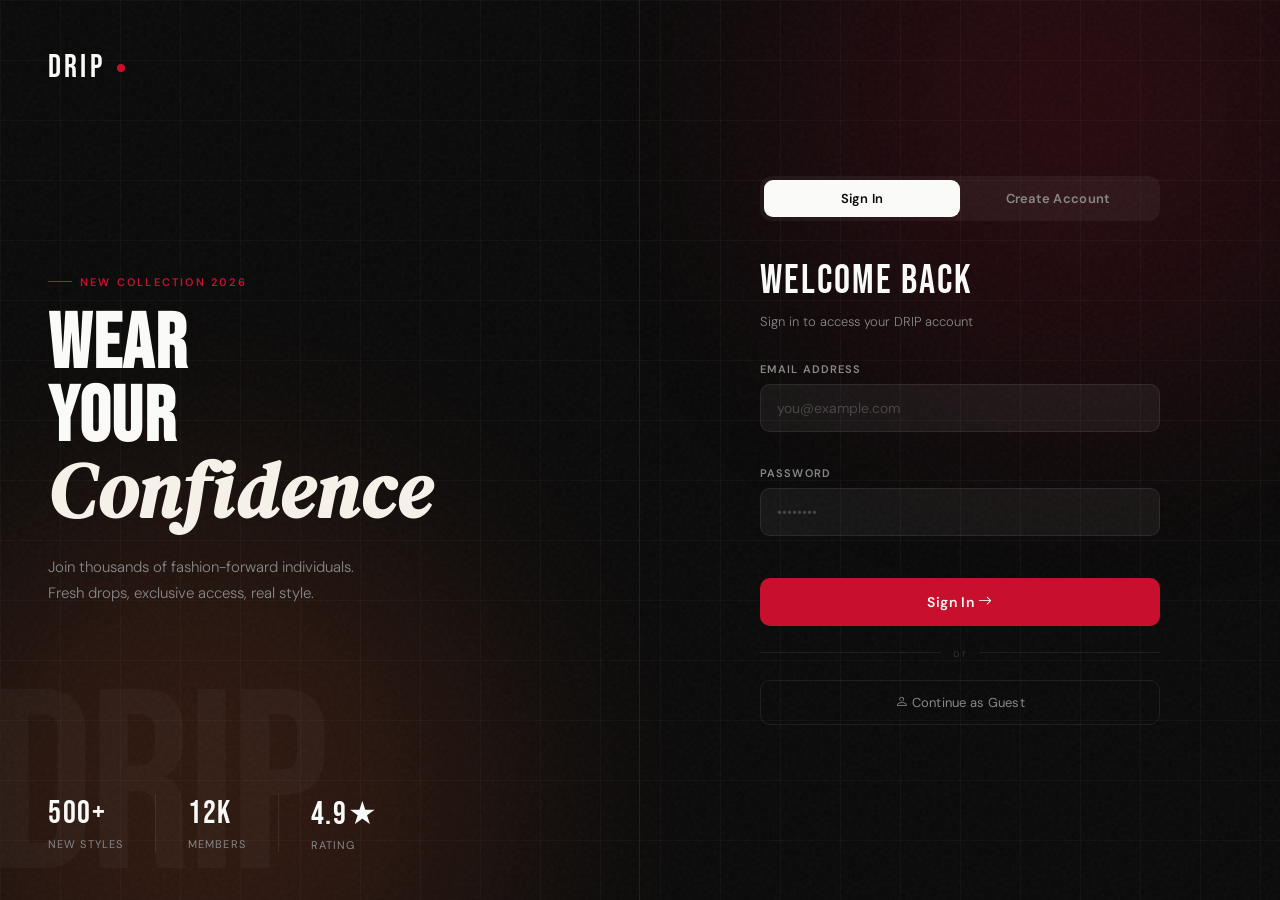
<file: index.html>
<!DOCTYPE html>
<html lang="en">
<head>
  <meta charset="UTF-8"/>
  <meta name="viewport" content="width=device-width, initial-scale=1.0"/>
  <title>DRIP — Enter</title>
  <link href="https://fonts.googleapis.com/css2?family=Bebas+Neue&family=DM+Sans:wght@300;400;500;600&family=DM+Serif+Display:ital@0;1&display=swap" rel="stylesheet"/>
  <link href="https://cdn.jsdelivr.net/npm/bootstrap-icons@1.11.0/font/bootstrap-icons.css" rel="stylesheet"/>
  <style>
    *, *::before, *::after { box-sizing: border-box; margin: 0; padding: 0; }

    :root {
      --black: #0a0a0a;
      --white: #fafaf8;
      --cream: #f5f0e8;
      --red: #c8102e;
      --red-dark: #9e0c24;
      --gray: #888;
      --border: rgba(255,255,255,0.08);
    }

    html, body {
      height: 100%;
      font-family: 'DM Sans', sans-serif;
      background: var(--black);
      color: var(--white);
      overflow: hidden;
    }

    /* ===== BACKGROUND ===== */
    .bg {
      position: fixed;
      inset: 0;
      z-index: 0;
    }
    .bg-grid {
      position: absolute;
      inset: 0;
      background-image:
        linear-gradient(rgba(255,255,255,0.03) 1px, transparent 1px),
        linear-gradient(90deg, rgba(255,255,255,0.03) 1px, transparent 1px);
      background-size: 60px 60px;
    }
    .bg-glow {
      position: absolute;
      width: 600px;
      height: 600px;
      border-radius: 50%;
      filter: blur(120px);
      opacity: 0.15;
    }
    .bg-glow-1 {
      background: var(--red);
      top: -200px;
      right: -100px;
      animation: float1 8s ease-in-out infinite;
    }
    .bg-glow-2 {
      background: #ff6b35;
      bottom: -200px;
      left: -100px;
      animation: float2 10s ease-in-out infinite;
    }
    .bg-noise {
      position: absolute;
      inset: 0;
      opacity: 0.04;
      background-image: url("data:image/svg+xml,%3Csvg viewBox='0 0 256 256' xmlns='http://www.w3.org/2000/svg'%3E%3Cfilter id='noise'%3E%3CfeTurbulence type='fractalNoise' baseFrequency='0.9' numOctaves='4' stitchTiles='stitch'/%3E%3C/filter%3E%3Crect width='100%25' height='100%25' filter='url(%23noise)'/%3E%3C/svg%3E");
    }

    @keyframes float1 {
      0%, 100% { transform: translate(0,0) scale(1); }
      50% { transform: translate(-40px, 40px) scale(1.1); }
    }
    @keyframes float2 {
      0%, 100% { transform: translate(0,0) scale(1); }
      50% { transform: translate(40px, -40px) scale(0.9); }
    }

    /* ===== LAYOUT ===== */
    .layout {
      position: relative;
      z-index: 1;
      display: grid;
      grid-template-columns: 1fr 1fr;
      height: 100vh;
    }

    /* ===== LEFT PANEL ===== */
    .left-panel {
      display: flex;
      flex-direction: column;
      justify-content: space-between;
      padding: 48px;
      border-right: 1px solid var(--border);
      position: relative;
      overflow: hidden;
    }

    .left-panel::before {
      content: 'DRIP';
      position: absolute;
      font-family: 'Bebas Neue', sans-serif;
      font-size: clamp(180px, 20vw, 280px);
      color: rgba(255,255,255,0.03);
      bottom: -20px;
      left: -10px;
      line-height: 1;
      pointer-events: none;
      letter-spacing: -0.02em;
    }

    .brand {
      display: flex;
      align-items: center;
      gap: 12px;
    }
    .brand-logo {
      font-family: 'Bebas Neue', sans-serif;
      font-size: 32px;
      letter-spacing: 0.1em;
      color: var(--white);
    }
    .brand-dot {
      width: 8px;
      height: 8px;
      border-radius: 50%;
      background: var(--red);
      animation: pulse 2s ease-in-out infinite;
    }
    @keyframes pulse {
      0%, 100% { transform: scale(1); opacity: 1; }
      50% { transform: scale(1.4); opacity: 0.7; }
    }

    .hero-text {
      flex: 1;
      display: flex;
      flex-direction: column;
      justify-content: center;
      padding: 40px 0;
    }
    .hero-tag {
      font-size: 11px;
      font-weight: 600;
      letter-spacing: 0.2em;
      text-transform: uppercase;
      color: var(--red);
      margin-bottom: 20px;
      display: flex;
      align-items: center;
      gap: 8px;
    }
    .hero-tag::before {
      content: '';
      width: 24px;
      height: 1px;
      background: var(--red);
    }
    .hero-title {
      font-family: 'Bebas Neue', sans-serif;
      font-size: clamp(56px, 6vw, 88px);
      line-height: 0.95;
      letter-spacing: 0.02em;
      margin-bottom: 24px;
    }
    .hero-title em {
      font-family: 'DM Serif Display', serif;
      font-style: italic;
      color: var(--cream);
    }
    .hero-sub {
      font-size: 15px;
      color: var(--gray);
      line-height: 1.7;
      max-width: 340px;
      font-weight: 300;
    }

    .stats {
      display: flex;
      gap: 32px;
    }
    .stat-item {
      display: flex;
      flex-direction: column;
      gap: 4px;
    }
    .stat-num {
      font-family: 'Bebas Neue', sans-serif;
      font-size: 32px;
      letter-spacing: 0.05em;
      color: var(--white);
    }
    .stat-label {
      font-size: 11px;
      color: var(--gray);
      letter-spacing: 0.1em;
      text-transform: uppercase;
    }
    .stat-divider {
      width: 1px;
      background: var(--border);
      align-self: stretch;
    }

    /* ===== RIGHT PANEL ===== */
    .right-panel {
      display: flex;
      align-items: center;
      justify-content: center;
      padding: 48px;
      overflow-y: auto;
    }

    .auth-card {
      width: 100%;
      max-width: 400px;
    }

    /* ===== TABS ===== */
    .tabs {
      display: flex;
      background: rgba(255,255,255,0.05);
      border-radius: 12px;
      padding: 4px;
      margin-bottom: 36px;
    }
    .tab {
      flex: 1;
      padding: 10px;
      background: none;
      border: none;
      border-radius: 9px;
      font-family: 'DM Sans', sans-serif;
      font-size: 13px;
      font-weight: 600;
      color: var(--gray);
      cursor: pointer;
      transition: all 0.2s;
      letter-spacing: 0.02em;
    }
    .tab.active {
      background: var(--white);
      color: var(--black);
    }

    /* ===== FORMS ===== */
    .form { display: none; }
    .form.active { display: block; }

    .form-title {
      font-family: 'Bebas Neue', sans-serif;
      font-size: 40px;
      letter-spacing: 0.05em;
      margin-bottom: 8px;
    }
    .form-subtitle {
      font-size: 13px;
      color: var(--gray);
      margin-bottom: 32px;
      font-weight: 300;
    }

    .field {
      margin-bottom: 16px;
    }
    .field label {
      display: block;
      font-size: 11px;
      font-weight: 600;
      letter-spacing: 0.1em;
      text-transform: uppercase;
      color: var(--gray);
      margin-bottom: 8px;
    }
    .field input {
      width: 100%;
      padding: 14px 16px;
      background: rgba(255,255,255,0.05);
      border: 1px solid var(--border);
      border-radius: 10px;
      font-family: 'DM Sans', sans-serif;
      font-size: 14px;
      color: var(--white);
      transition: all 0.2s;
      outline: none;
    }
    .field input::placeholder { color: rgba(255,255,255,0.2); }
    .field input:focus {
      border-color: rgba(255,255,255,0.2);
      background: rgba(255,255,255,0.08);
    }
    .field input.error {
      border-color: var(--red);
    }

    .field-row {
      display: grid;
      grid-template-columns: 1fr 1fr;
      gap: 12px;
    }

    .field-error {
      font-size: 11px;
      color: var(--red);
      margin-top: 4px;
      min-height: 14px;
    }

    .error-banner {
      background: rgba(200, 16, 46, 0.1);
      border: 1px solid rgba(200, 16, 46, 0.3);
      border-radius: 8px;
      padding: 10px 14px;
      font-size: 13px;
      color: #ff6b6b;
      margin-bottom: 16px;
      display: none;
    }
    .error-banner.show { display: block; }

    .submit-btn {
      width: 100%;
      padding: 15px;
      background: var(--red);
      border: none;
      border-radius: 10px;
      font-family: 'DM Sans', sans-serif;
      font-size: 14px;
      font-weight: 600;
      color: var(--white);
      cursor: pointer;
      transition: all 0.2s;
      margin-top: 8px;
      letter-spacing: 0.05em;
      position: relative;
      overflow: hidden;
    }
    .submit-btn::after {
      content: '';
      position: absolute;
      inset: 0;
      background: rgba(255,255,255,0);
      transition: background 0.2s;
    }
    .submit-btn:hover { background: var(--red-dark); transform: translateY(-1px); }
    .submit-btn:active { transform: translateY(0); }
    .submit-btn:disabled {
      opacity: 0.6;
      cursor: not-allowed;
      transform: none;
    }

    .divider {
      display: flex;
      align-items: center;
      gap: 12px;
      margin: 20px 0;
      color: rgba(255,255,255,0.15);
      font-size: 11px;
      letter-spacing: 0.1em;
    }
    .divider::before, .divider::after {
      content: '';
      flex: 1;
      height: 1px;
      background: var(--border);
    }

    .guest-btn {
      width: 100%;
      padding: 13px;
      background: none;
      border: 1px solid var(--border);
      border-radius: 10px;
      font-family: 'DM Sans', sans-serif;
      font-size: 13px;
      color: var(--gray);
      cursor: pointer;
      transition: all 0.2s;
      letter-spacing: 0.02em;
    }
    .guest-btn:hover {
      border-color: rgba(255,255,255,0.2);
      color: var(--white);
    }

    /* ===== SUCCESS STATE ===== */
    .success-overlay {
      display: none;
      position: fixed;
      inset: 0;
      z-index: 100;
      background: var(--black);
      align-items: center;
      justify-content: center;
      flex-direction: column;
      gap: 16px;
    }
    .success-overlay.show {
      display: flex;
      animation: fadeIn 0.4s ease;
    }
    @keyframes fadeIn {
      from { opacity: 0; }
      to { opacity: 1; }
    }
    .success-icon {
      font-size: 48px;
      color: var(--red);
      animation: bounceIn 0.5s cubic-bezier(0.34, 1.56, 0.64, 1);
    }
    @keyframes bounceIn {
      from { transform: scale(0); opacity: 0; }
      to { transform: scale(1); opacity: 1; }
    }
    .success-text {
      font-family: 'Bebas Neue', sans-serif;
      font-size: 48px;
      letter-spacing: 0.1em;
      animation: slideUp 0.4s ease 0.1s both;
    }
    .success-sub {
      color: var(--gray);
      font-size: 14px;
      animation: slideUp 0.4s ease 0.2s both;
    }
    @keyframes slideUp {
      from { transform: translateY(20px); opacity: 0; }
      to { transform: translateY(0); opacity: 1; }
    }
    .success-bar {
      width: 200px;
      height: 2px;
      background: var(--border);
      border-radius: 2px;
      overflow: hidden;
      animation: slideUp 0.4s ease 0.3s both;
    }
    .success-bar-fill {
      height: 100%;
      background: var(--red);
      animation: fillBar 2s ease 0.5s forwards;
      width: 0;
    }
    @keyframes fillBar {
      to { width: 100%; }
    }

    /* ===== PAGE ENTRANCE ===== */
    .auth-card {
      animation: cardIn 0.6s cubic-bezier(0.34, 1.56, 0.64, 1);
    }
    @keyframes cardIn {
      from { transform: translateY(30px); opacity: 0; }
      to { transform: translateY(0); opacity: 1; }
    }
    .left-panel > * {
      animation: panelIn 0.8s ease both;
    }
    .left-panel > *:nth-child(1) { animation-delay: 0.1s; }
    .left-panel > *:nth-child(2) { animation-delay: 0.2s; }
    .left-panel > *:nth-child(3) { animation-delay: 0.3s; }
    @keyframes panelIn {
      from { transform: translateX(-20px); opacity: 0; }
      to { transform: translateX(0); opacity: 1; }
    }

    /* ===== RESPONSIVE ===== */
    @media (max-width: 768px) {
      body { overflow: auto; }
      .layout { grid-template-columns: 1fr; height: auto; min-height: 100vh; }
      .left-panel {
        padding: 32px;
        border-right: none;
        border-bottom: 1px solid var(--border);
        min-height: auto;
      }
      .left-panel::before { font-size: 120px; }
      .hero-title { font-size: 56px; }
      .right-panel { padding: 32px; }
      .stats { gap: 20px; }
    }
  </style>
</head>
<body>

  <!-- Background -->
  <div class="bg">
    <div class="bg-grid"></div>
    <div class="bg-glow bg-glow-1"></div>
    <div class="bg-glow bg-glow-2"></div>
    <div class="bg-noise"></div>
  </div>

  <!-- Success overlay -->
  <div class="success-overlay" id="successOverlay">
    <div class="success-icon"><i class="bi bi-check-circle-fill"></i></div>
    <div class="success-text">WELCOME</div>
    <div class="success-sub" id="successMsg">Redirecting to DRIP...</div>
    <div class="success-bar"><div class="success-bar-fill"></div></div>
  </div>

  <!-- Main layout -->
  <div class="layout">

    <!-- LEFT -->
    <div class="left-panel">
      <div class="brand">
        <div class="brand-logo">DRIP</div>
        <div class="brand-dot"></div>
      </div>

      <div class="hero-text">
        <div class="hero-tag">New Collection 2026</div>
        <h1 class="hero-title">
          Wear<br/>
          Your<br/>
          <em>Confidence</em>
        </h1>
        <p class="hero-sub">
          Join thousands of fashion-forward individuals. Fresh drops, exclusive access, real style.
        </p>
      </div>

      <div class="stats">
        <div class="stat-item">
          <span class="stat-num">500+</span>
          <span class="stat-label">New Styles</span>
        </div>
        <div class="stat-divider"></div>
        <div class="stat-item">
          <span class="stat-num">12K</span>
          <span class="stat-label">Members</span>
        </div>
        <div class="stat-divider"></div>
        <div class="stat-item">
          <span class="stat-num">4.9★</span>
          <span class="stat-label">Rating</span>
        </div>
      </div>
    </div>

    <!-- RIGHT -->
    <div class="right-panel">
      <div class="auth-card">

        <!-- Tabs -->
        <div class="tabs">
          <button class="tab active" id="loginTab" onclick="switchTab('login')">Sign In</button>
          <button class="tab" id="registerTab" onclick="switchTab('register')">Create Account</button>
        </div>

        <!-- LOGIN FORM -->
        <div class="form active" id="loginForm">
          <div class="form-title">Welcome Back</div>
          <div class="form-subtitle">Sign in to access your DRIP account</div>

          <div class="error-banner" id="loginError"></div>

          <div class="field">
            <label>Email Address</label>
            <input type="email" id="loginEmail" placeholder="you@example.com"/>
            <div class="field-error" id="loginEmailErr"></div>
          </div>
          <div class="field">
            <label>Password</label>
            <input type="password" id="loginPassword" placeholder="••••••••"/>
            <div class="field-error" id="loginPassErr"></div>
          </div>

          <button class="submit-btn" id="loginBtn" onclick="handleLogin()">
            Sign In <i class="bi bi-arrow-right"></i>
          </button>

          <div class="divider">or</div>

          <button class="guest-btn" onclick="enterAsGuest()">
            <i class="bi bi-person"></i> Continue as Guest
          </button>
        </div>

        <!-- REGISTER FORM -->
        <div class="form" id="registerForm">
          <div class="form-title">Join DRIP</div>
          <div class="form-subtitle">Create your free account today</div>

          <div class="error-banner" id="registerError"></div>

          <div class="field-row">
            <div class="field">
              <label>First Name</label>
              <input type="text" id="regFirst" placeholder="Jordan"/>
              <div class="field-error" id="regFirstErr"></div>
            </div>
            <div class="field">
              <label>Last Name</label>
              <input type="text" id="regLast" placeholder="Smith"/>
            </div>
          </div>
          <div class="field">
            <label>Email Address</label>
            <input type="email" id="regEmail" placeholder="you@example.com"/>
            <div class="field-error" id="regEmailErr"></div>
          </div>
          <div class="field">
            <label>Password</label>
            <input type="password" id="regPassword" placeholder="Min 6 characters"/>
            <div class="field-error" id="regPassErr"></div>
          </div>

          <button class="submit-btn" id="registerBtn" onclick="handleRegister()">
            Create Account <i class="bi bi-arrow-right"></i>
          </button>

          <div class="divider">or</div>

          <button class="guest-btn" onclick="enterAsGuest()">
            <i class="bi bi-person"></i> Continue as Guest
          </button>
        </div>

      </div>
    </div>
  </div>

  <script>
    const API_BASE = 'http://localhost:8080/api';

    /* ===== TAB SWITCHING ===== */
    function switchTab(tab) {
      document.querySelectorAll('.tab').forEach(t => t.classList.remove('active'));
      document.querySelectorAll('.form').forEach(f => f.classList.remove('active'));
      document.getElementById(tab + 'Tab').classList.add('active');
      document.getElementById(tab + 'Form').classList.add('active');
      clearErrors();
    }

    function clearErrors() {
      document.querySelectorAll('.error-banner').forEach(e => {
        e.classList.remove('show');
        e.textContent = '';
      });
      document.querySelectorAll('.field-error').forEach(e => e.textContent = '');
      document.querySelectorAll('input').forEach(i => i.classList.remove('error'));
    }

    /* ===== SUCCESS REDIRECT ===== */
    function showSuccess(name) {
      const overlay = document.getElementById('successOverlay');
      const msg = document.getElementById('successMsg');
      msg.textContent = `Welcome, ${name}! Redirecting to DRIP...`;
      overlay.classList.add('show');
      setTimeout(() => { window.location.href = 'shop.html'; }, 2500);
    }

    /* ===== GUEST ===== */
    function enterAsGuest() {
      showSuccess('Guest');
    }

    /* ===== LOGIN ===== */
    async function handleLogin() {
      clearErrors();
      const email    = document.getElementById('loginEmail').value.trim();
      const password = document.getElementById('loginPassword').value;
      const errorEl  = document.getElementById('loginError');
      const btn      = document.getElementById('loginBtn');

      // Validate
      let valid = true;
      if (!email) {
        document.getElementById('loginEmailErr').textContent = 'Email is required.';
        document.getElementById('loginEmail').classList.add('error');
        valid = false;
      }
      if (!password) {
        document.getElementById('loginPassErr').textContent = 'Password is required.';
        document.getElementById('loginPassword').classList.add('error');
        valid = false;
      }
      if (!valid) return;

      btn.disabled = true;
      btn.innerHTML = '<i class="bi bi-hourglass-split"></i> Signing in...';

      try {
        const res  = await fetch(`${API_BASE}/auth/login`, {
          method:  'POST',
          headers: { 'Content-Type': 'application/json' },
          body:    JSON.stringify({ email, password })
        });
        const data = await res.json();

        if (!res.ok) {
          errorEl.textContent = data.error || 'Invalid email or password.';
          errorEl.classList.add('show');
          btn.disabled = false;
          btn.innerHTML = 'Sign In <i class="bi bi-arrow-right"></i>';
          return;
        }

        // Save token
        sessionStorage.setItem('drip-token', data.token);
        sessionStorage.setItem('drip-user', JSON.stringify({
          email: data.email,
          firstName: data.firstName
        }));

        showSuccess(data.firstName);

      } catch (err) {
        errorEl.textContent = 'Could not connect to server. Is the backend running?';
        errorEl.classList.add('show');
        btn.disabled = false;
        btn.innerHTML = 'Sign In <i class="bi bi-arrow-right"></i>';
      }
    }

    /* ===== REGISTER ===== */
    async function handleRegister() {
      clearErrors();
      const firstName = document.getElementById('regFirst').value.trim();
      const lastName  = document.getElementById('regLast').value.trim();
      const email     = document.getElementById('regEmail').value.trim();
      const password  = document.getElementById('regPassword').value;
      const errorEl   = document.getElementById('registerError');
      const btn       = document.getElementById('registerBtn');

      // Validate
      let valid = true;
      if (!firstName) {
        document.getElementById('regFirstErr').textContent = 'Required.';
        document.getElementById('regFirst').classList.add('error');
        valid = false;
      }
      if (!email) {
        document.getElementById('regEmailErr').textContent = 'Email is required.';
        document.getElementById('regEmail').classList.add('error');
        valid = false;
      }
      if (password.length < 6) {
        document.getElementById('regPassErr').textContent = 'Min 6 characters.';
        document.getElementById('regPassword').classList.add('error');
        valid = false;
      }
      if (!valid) return;

      btn.disabled = true;
      btn.innerHTML = '<i class="bi bi-hourglass-split"></i> Creating account...';

      try {
        const res  = await fetch(`${API_BASE}/auth/register`, {
          method:  'POST',
          headers: { 'Content-Type': 'application/json' },
          body:    JSON.stringify({ firstName, lastName, email, password })
        });
        const data = await res.json();

        if (!res.ok) {
          errorEl.textContent = data.error || 'Registration failed.';
          errorEl.classList.add('show');
          btn.disabled = false;
          btn.innerHTML = 'Create Account <i class="bi bi-arrow-right"></i>';
          return;
        }

        sessionStorage.setItem('drip-token', data.token);
        sessionStorage.setItem('drip-user', JSON.stringify({
          email: data.email,
          firstName: data.firstName
        }));

        showSuccess(data.firstName);

      } catch (err) {
        errorEl.textContent = 'Could not connect to server. Is the backend running?';
        errorEl.classList.add('show');
        btn.disabled = false;
        btn.innerHTML = 'Create Account <i class="bi bi-arrow-right"></i>';
      }
    }

    /* ===== ENTER ON INPUT ===== */
    document.addEventListener('keydown', e => {
      if (e.key === 'Enter') {
        const activeForm = document.querySelector('.form.active').id;
        if (activeForm === 'loginForm') handleLogin();
        else handleRegister();
      }
    });

    /* ===== CHECK IF ALREADY LOGGED IN ===== */
    const existingToken = sessionStorage.getItem('drip-token');
    if (existingToken) {
      const user = JSON.parse(sessionStorage.getItem('drip-user') || '{}');
      showSuccess(user.firstName || 'back');
    }
  </script>
</body>
</html>
</file>
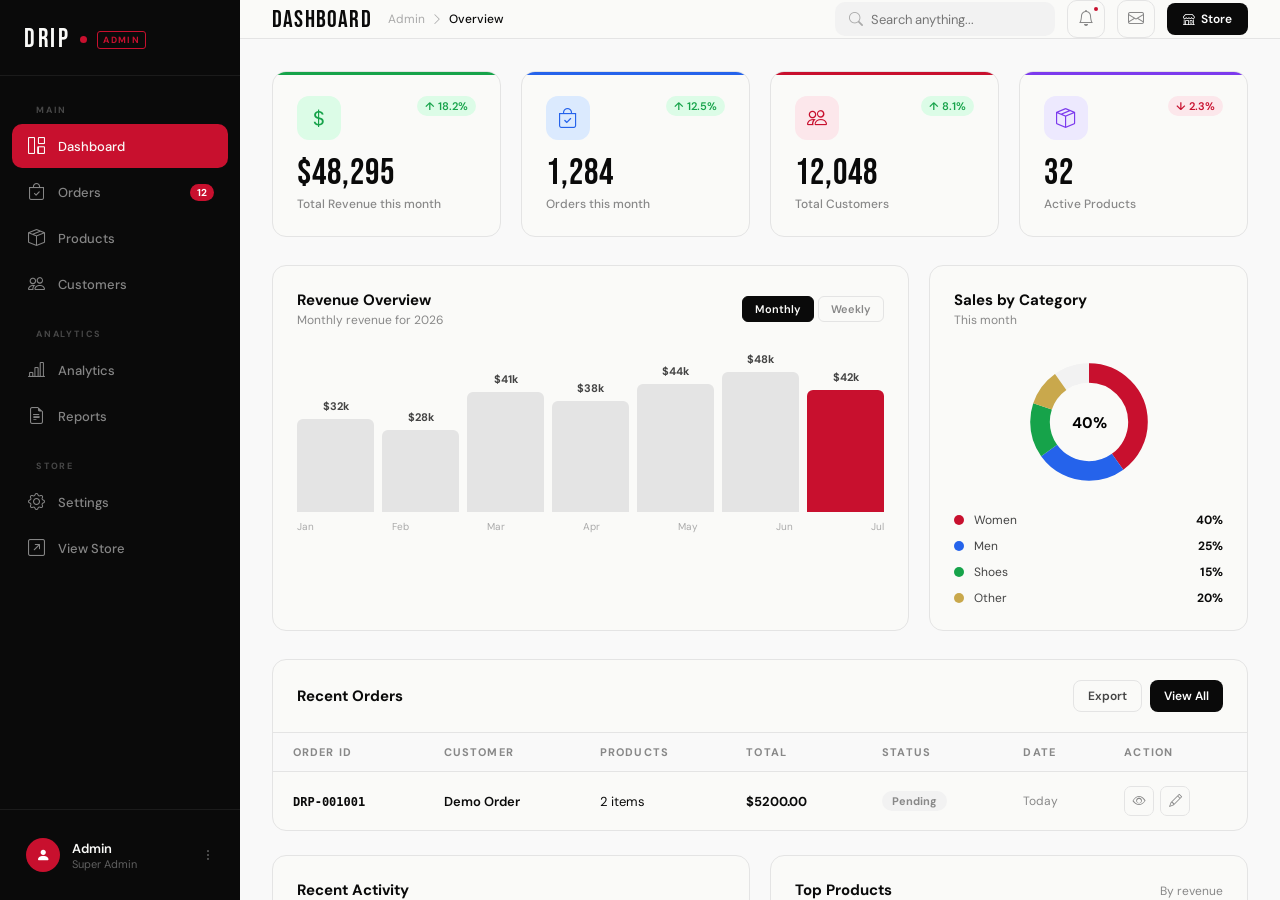
<file: admin.html>
<!DOCTYPE html>
<html lang="en">
<head>
  <meta charset="UTF-8"/>
  <meta name="viewport" content="width=device-width, initial-scale=1.0"/>
  <title>DRIP — Admin Dashboard</title>
  <link href="https://fonts.googleapis.com/css2?family=Bebas+Neue&family=DM+Sans:wght@300;400;500;600&display=swap" rel="stylesheet"/>
  <link href="https://cdn.jsdelivr.net/npm/bootstrap-icons@1.11.0/font/bootstrap-icons.css" rel="stylesheet"/>
  <style>
    *, *::before, *::after { box-sizing: border-box; margin: 0; padding: 0; }
    :root {
      --black: #0a0a0a; --white: #fafaf8;
      --red: #c8102e; --red-dark: #9e0c24;
      --sidebar-w: 240px;
      --gray-50: #f9f9f9; --gray-100: #f2f2f2;
      --gray-200: #e4e4e4; --gray-400: #aaa;
      --gray-500: #888; --gray-700: #444;
      --green: #16a34a; --green-bg: #dcfce7;
      --blue: #2563eb; --blue-bg: #dbeafe;
      --orange: #ea580c; --orange-bg: #ffedd5;
      --purple: #7c3aed; --purple-bg: #ede9fe;
      --gold: #c9a84c;
    }
    html, body { height: 100%; }
    body { font-family: 'DM Sans', sans-serif; background: var(--gray-50); color: var(--black); display: flex; overflow: hidden; }

    /* ===== SIDEBAR ===== */
    .sidebar {
      width: var(--sidebar-w); background: var(--black);
      height: 100vh; display: flex; flex-direction: column;
      position: fixed; left: 0; top: 0; z-index: 50;
      transition: transform .3s;
    }
    .sidebar-logo {
      padding: 24px 24px 20px;
      border-bottom: 1px solid rgba(255,255,255,0.07);
      display: flex; align-items: center; gap: 10px;
    }
    .sidebar-logo-text { font-family: 'Bebas Neue', sans-serif; font-size: 26px; letter-spacing: 0.1em; color: var(--white); }
    .sidebar-logo-dot { width: 7px; height: 7px; border-radius: 50%; background: var(--red); animation: pulse 2s infinite; }
    .sidebar-logo-badge { font-size: 9px; font-weight: 700; letter-spacing: 0.15em; text-transform: uppercase; color: var(--red); border: 1px solid var(--red); border-radius: 3px; padding: 2px 5px; }
    @keyframes pulse { 0%,100%{transform:scale(1);opacity:1} 50%{transform:scale(1.5);opacity:.6} }

    .sidebar-section-label { font-size: 9px; font-weight: 700; letter-spacing: 0.2em; text-transform: uppercase; color: rgba(255,255,255,0.25); padding: 20px 24px 8px; }

    .sidebar-nav { flex: 1; overflow-y: auto; padding: 8px 12px; }
    .nav-item {
      display: flex; align-items: center; gap: 12px;
      padding: 11px 14px; border-radius: 10px;
      color: rgba(255,255,255,0.5); font-size: 13px; font-weight: 500;
      cursor: pointer; transition: all .2s; margin-bottom: 2px;
      text-decoration: none; position: relative;
    }
    .nav-item i { font-size: 17px; width: 20px; text-align: center; }
    .nav-item:hover { background: rgba(255,255,255,0.06); color: var(--white); }
    .nav-item.active { background: var(--red); color: var(--white); }
    .nav-badge { margin-left: auto; background: var(--red); color: #fff; font-size: 10px; font-weight: 700; padding: 2px 7px; border-radius: 10px; }
    .nav-item.active .nav-badge { background: rgba(255,255,255,0.25); }

    .sidebar-bottom {
      padding: 16px 12px;
      border-top: 1px solid rgba(255,255,255,0.07);
    }
    .admin-profile {
      display: flex; align-items: center; gap: 12px;
      padding: 12px 14px; border-radius: 10px;
      cursor: pointer; transition: background .2s;
    }
    .admin-profile:hover { background: rgba(255,255,255,0.06); }
    .admin-avatar { width: 34px; height: 34px; border-radius: 50%; background: var(--red); display: flex; align-items: center; justify-content: center; font-size: 14px; color: #fff; flex-shrink: 0; }
    .admin-name { font-size: 13px; font-weight: 600; color: var(--white); }
    .admin-role { font-size: 11px; color: rgba(255,255,255,0.35); }
    .admin-profile-arrow { margin-left: auto; font-size: 12px; color: rgba(255,255,255,0.3); }

    /* ===== MAIN ===== */
    .main { margin-left: var(--sidebar-w); flex: 1; height: 100vh; overflow-y: auto; display: flex; flex-direction: column; }

    /* ===== TOPBAR ===== */
    .topbar {
      background: var(--white); border-bottom: 1px solid var(--gray-200);
      padding: 0 32px; height: 64px;
      display: flex; align-items: center; justify-content: space-between;
      position: sticky; top: 0; z-index: 40;
    }
    .topbar-left { display: flex; align-items: center; gap: 16px; }
    .page-title { font-family: 'Bebas Neue', sans-serif; font-size: 24px; letter-spacing: 0.05em; }
    .breadcrumb { font-size: 12px; color: var(--gray-400); display: flex; align-items: center; gap: 6px; }
    .breadcrumb span { color: var(--black); font-weight: 500; }
    .topbar-right { display: flex; align-items: center; gap: 12px; }
    .topbar-btn { width: 38px; height: 38px; border-radius: 10px; border: 1.5px solid var(--gray-200); background: none; cursor: pointer; display: flex; align-items: center; justify-content: center; font-size: 16px; color: var(--gray-500); transition: all .2s; position: relative; }
    .topbar-btn:hover { border-color: var(--black); color: var(--black); }
    .topbar-notif { position: absolute; top: 4px; right: 4px; width: 8px; height: 8px; border-radius: 50%; background: var(--red); border: 2px solid var(--white); }
    .topbar-search { display: flex; align-items: center; gap: 8px; background: var(--gray-100); border-radius: 10px; padding: 8px 14px; min-width: 220px; }
    .topbar-search input { border: none; background: none; font-family: 'DM Sans', sans-serif; font-size: 13px; outline: none; width: 100%; }
    .topbar-search i { color: var(--gray-400); font-size: 14px; }
    .view-store-btn { padding: 8px 16px; background: var(--black); color: #fff; border: none; border-radius: 8px; font-family: 'DM Sans', sans-serif; font-size: 12px; font-weight: 600; cursor: pointer; text-decoration: none; display: flex; align-items: center; gap: 6px; transition: background .2s; }
    .view-store-btn:hover { background: var(--red); }

    /* ===== CONTENT PAGES ===== */
    .page { display: none; padding: 32px; animation: fadeUp .4s ease; }
    .page.active { display: block; }
    @keyframes fadeUp { from{opacity:0;transform:translateY(12px)} to{opacity:1;transform:translateY(0)} }

    /* ===== STATS GRID ===== */
    .stats-grid { display: grid; grid-template-columns: repeat(4, 1fr); gap: 20px; margin-bottom: 28px; }
    .stat-card {
      background: var(--white); border-radius: 14px; padding: 24px;
      border: 1px solid var(--gray-200); transition: all .2s; cursor: default;
      position: relative; overflow: hidden;
    }
    .stat-card:hover { transform: translateY(-3px); box-shadow: 0 8px 30px rgba(0,0,0,0.06); }
    .stat-card::after { content: ''; position: absolute; top: 0; left: 0; right: 0; height: 3px; border-radius: 14px 14px 0 0; }
    .stat-card.green::after { background: var(--green); }
    .stat-card.blue::after  { background: var(--blue); }
    .stat-card.red::after   { background: var(--red); }
    .stat-card.purple::after{ background: var(--purple); }
    .stat-card.orange::after{ background: var(--orange); }
    .stat-header { display: flex; align-items: flex-start; justify-content: space-between; margin-bottom: 16px; }
    .stat-icon { width: 44px; height: 44px; border-radius: 12px; display: flex; align-items: center; justify-content: center; font-size: 20px; }
    .stat-icon.green  { background: var(--green-bg);  color: var(--green); }
    .stat-icon.blue   { background: var(--blue-bg);   color: var(--blue); }
    .stat-icon.red    { background: #fce7eb;           color: var(--red); }
    .stat-icon.purple { background: var(--purple-bg);  color: var(--purple); }
    .stat-icon.orange { background: var(--orange-bg);  color: var(--orange); }
    .stat-change { font-size: 11px; font-weight: 600; padding: 3px 8px; border-radius: 20px; }
    .stat-change.up   { background: var(--green-bg);  color: var(--green); }
    .stat-change.down { background: #fce7eb; color: var(--red); }
    .stat-value { font-family: 'Bebas Neue', sans-serif; font-size: 36px; letter-spacing: 0.03em; line-height: 1; margin-bottom: 4px; }
    .stat-label { font-size: 12px; color: var(--gray-500); font-weight: 500; }

    /* ===== CHARTS ROW ===== */
    .charts-row { display: grid; grid-template-columns: 2fr 1fr; gap: 20px; margin-bottom: 28px; }
    .chart-card { background: var(--white); border-radius: 14px; padding: 24px; border: 1px solid var(--gray-200); }
    .chart-header { display: flex; justify-content: space-between; align-items: center; margin-bottom: 24px; }
    .chart-title { font-size: 15px; font-weight: 700; }
    .chart-sub { font-size: 12px; color: var(--gray-500); margin-top: 2px; }
    .chart-filter { display: flex; gap: 4px; }
    .chart-filter-btn { padding: 5px 12px; border: 1.5px solid var(--gray-200); border-radius: 6px; background: none; font-family: 'DM Sans', sans-serif; font-size: 11px; font-weight: 600; cursor: pointer; color: var(--gray-500); transition: all .2s; }
    .chart-filter-btn.active { background: var(--black); color: var(--white); border-color: var(--black); }

    /* Bar chart */
    .bar-chart { display: flex; align-items: flex-end; gap: 8px; height: 160px; }
    .bar-group { flex: 1; display: flex; flex-direction: column; align-items: center; gap: 6px; }
    .bar { width: 100%; border-radius: 6px 6px 0 0; transition: all .4s; cursor: pointer; position: relative; }
    .bar:hover { opacity: 0.8; }
    .bar-label { font-size: 10px; color: var(--gray-400); font-weight: 500; }
    .bar-val { font-size: 11px; font-weight: 700; color: var(--gray-700); }

    /* Donut chart */
    .donut-wrap { display: flex; flex-direction: column; align-items: center; gap: 20px; }
    .donut-svg { width: 140px; height: 140px; }
    .donut-legend { width: 100%; display: flex; flex-direction: column; gap: 10px; }
    .donut-item { display: flex; align-items: center; gap: 10px; }
    .donut-dot { width: 10px; height: 10px; border-radius: 50%; flex-shrink: 0; }
    .donut-item-label { font-size: 12px; color: var(--gray-700); flex: 1; }
    .donut-item-val { font-size: 12px; font-weight: 700; }

    /* ===== TABLES ===== */
    .table-card { background: var(--white); border-radius: 14px; border: 1px solid var(--gray-200); overflow: hidden; margin-bottom: 24px; }
    .table-header { padding: 20px 24px; border-bottom: 1px solid var(--gray-200); display: flex; justify-content: space-between; align-items: center; }
    .table-title { font-size: 15px; font-weight: 700; }
    .table-actions { display: flex; gap: 8px; }
    .table-btn { padding: 7px 14px; border-radius: 8px; font-family: 'DM Sans', sans-serif; font-size: 12px; font-weight: 600; cursor: pointer; transition: all .2s; }
    .table-btn-outline { border: 1.5px solid var(--gray-200); background: none; color: var(--gray-700); }
    .table-btn-outline:hover { border-color: var(--black); color: var(--black); }
    .table-btn-primary { border: none; background: var(--black); color: #fff; }
    .table-btn-primary:hover { background: var(--red); }
    table { width: 100%; border-collapse: collapse; }
    th { font-size: 11px; font-weight: 700; letter-spacing: 0.1em; text-transform: uppercase; color: var(--gray-500); padding: 12px 20px; text-align: left; border-bottom: 1px solid var(--gray-200); background: var(--gray-50); white-space: nowrap; }
    td { padding: 14px 20px; border-bottom: 1px solid var(--gray-100); font-size: 13px; vertical-align: middle; }
    tr:last-child td { border-bottom: none; }
    tr:hover td { background: var(--gray-50); }
    .td-product { display: flex; align-items: center; gap: 12px; }
    .td-emoji { width: 40px; height: 40px; border-radius: 8px; background: var(--gray-100); display: flex; align-items: center; justify-content: center; font-size: 20px; flex-shrink: 0; }
    .td-name { font-weight: 600; font-size: 13px; }
    .td-cat { font-size: 11px; color: var(--gray-500); margin-top: 2px; }
    .badge { display: inline-flex; align-items: center; padding: 3px 10px; border-radius: 20px; font-size: 11px; font-weight: 700; }
    .badge-green  { background: var(--green-bg);  color: var(--green); }
    .badge-blue   { background: var(--blue-bg);   color: var(--blue); }
    .badge-orange { background: var(--orange-bg); color: var(--orange); }
    .badge-red    { background: #fce7eb;           color: var(--red); }
    .badge-gray   { background: var(--gray-100);   color: var(--gray-500); }
    .action-icons { display: flex; gap: 6px; }
    .action-icon { width: 30px; height: 30px; border-radius: 7px; border: 1.5px solid var(--gray-200); background: none; cursor: pointer; display: flex; align-items: center; justify-content: center; font-size: 13px; color: var(--gray-500); transition: all .2s; }
    .action-icon:hover { border-color: var(--black); color: var(--black); }
    .action-icon.danger:hover { border-color: var(--red); color: var(--red); }

    /* ===== BOTTOM ROW ===== */
    .bottom-row { display: grid; grid-template-columns: 1fr 1fr; gap: 20px; }

    /* ===== ACTIVITY FEED ===== */
    .activity-list { display: flex; flex-direction: column; gap: 0; }
    .activity-item { display: flex; gap: 14px; padding: 14px 0; border-bottom: 1px solid var(--gray-100); }
    .activity-item:last-child { border-bottom: none; }
    .activity-dot { width: 36px; height: 36px; border-radius: 50%; display: flex; align-items: center; justify-content: center; font-size: 15px; flex-shrink: 0; }
    .activity-content { flex: 1; }
    .activity-text { font-size: 13px; line-height: 1.5; }
    .activity-text strong { font-weight: 600; }
    .activity-time { font-size: 11px; color: var(--gray-400); margin-top: 3px; }

    /* ===== TOP PRODUCTS ===== */
    .top-products { display: flex; flex-direction: column; gap: 12px; }
    .top-product { display: flex; align-items: center; gap: 12px; }
    .top-product-rank { font-family: 'Bebas Neue', sans-serif; font-size: 20px; color: var(--gray-200); min-width: 28px; }
    .top-product-rank.gold { color: var(--gold); }
    .top-product-emoji { width: 40px; height: 40px; border-radius: 8px; background: var(--gray-100); display: flex; align-items: center; justify-content: center; font-size: 20px; }
    .top-product-info { flex: 1; }
    .top-product-name { font-size: 13px; font-weight: 600; }
    .top-product-sales { font-size: 11px; color: var(--gray-500); margin-top: 2px; }
    .top-product-rev { font-size: 14px; font-weight: 700; color: var(--black); }

    /* ===== PRODUCTS PAGE ===== */
    .page-toolbar { display: flex; justify-content: space-between; align-items: center; margin-bottom: 24px; flex-wrap: wrap; gap: 12px; }
    .search-input-wrap { display: flex; align-items: center; gap: 8px; background: var(--white); border: 1.5px solid var(--gray-200); border-radius: 10px; padding: 9px 14px; min-width: 260px; }
    .search-input-wrap input { border: none; background: none; font-family: 'DM Sans', sans-serif; font-size: 13px; outline: none; width: 100%; }
    .search-input-wrap i { color: var(--gray-400); }
    .filter-select { padding: 10px 14px; border: 1.5px solid var(--gray-200); border-radius: 10px; font-family: 'DM Sans', sans-serif; font-size: 13px; background: var(--white); outline: none; cursor: pointer; }

    .add-btn { padding: 10px 20px; background: var(--black); color: #fff; border: none; border-radius: 10px; font-family: 'DM Sans', sans-serif; font-size: 13px; font-weight: 600; cursor: pointer; display: flex; align-items: center; gap: 8px; transition: background .2s; }
    .add-btn:hover { background: var(--red); }

    /* ===== MODAL ===== */
    .modal-overlay { position: fixed; inset: 0; background: rgba(0,0,0,0.5); z-index: 200; display: none; align-items: center; justify-content: center; }
    .modal-overlay.open { display: flex; animation: fadeIn .2s ease; }
    @keyframes fadeIn { from{opacity:0} to{opacity:1} }
    .modal { background: var(--white); border-radius: 16px; width: 500px; max-width: 95vw; max-height: 90vh; overflow-y: auto; }
    .modal-header { padding: 24px 28px; border-bottom: 1px solid var(--gray-200); display: flex; justify-content: space-between; align-items: center; }
    .modal-title { font-family: 'Bebas Neue', sans-serif; font-size: 24px; letter-spacing: 0.05em; }
    .modal-close { width: 32px; height: 32px; border-radius: 8px; border: 1.5px solid var(--gray-200); background: none; cursor: pointer; font-size: 16px; display: flex; align-items: center; justify-content: center; transition: all .2s; }
    .modal-close:hover { border-color: var(--red); color: var(--red); }
    .modal-body { padding: 28px; }
    .modal-field { margin-bottom: 18px; }
    .modal-field label { display: block; font-size: 11px; font-weight: 700; letter-spacing: 0.1em; text-transform: uppercase; color: var(--gray-500); margin-bottom: 8px; }
    .modal-field input, .modal-field select, .modal-field textarea { width: 100%; padding: 12px 14px; border: 1.5px solid var(--gray-200); border-radius: 10px; font-family: 'DM Sans', sans-serif; font-size: 14px; outline: none; transition: border-color .2s; resize: vertical; }
    .modal-field input:focus, .modal-field select:focus, .modal-field textarea:focus { border-color: var(--black); }
    .modal-field-row { display: grid; grid-template-columns: 1fr 1fr; gap: 14px; }
    .modal-footer { padding: 20px 28px; border-top: 1px solid var(--gray-200); display: flex; gap: 10px; justify-content: flex-end; }
    .modal-btn { padding: 11px 24px; border-radius: 10px; font-family: 'DM Sans', sans-serif; font-size: 13px; font-weight: 600; cursor: pointer; transition: all .2s; }
    .modal-btn-outline { border: 1.5px solid var(--gray-200); background: none; color: var(--gray-700); }
    .modal-btn-outline:hover { border-color: var(--black); }
    .modal-btn-primary { border: none; background: var(--black); color: #fff; }
    .modal-btn-primary:hover { background: var(--red); }

    /* ===== ORDERS PAGE ===== */
    .order-status-tabs { display: flex; gap: 4px; margin-bottom: 20px; flex-wrap: wrap; }
    .status-tab { padding: 8px 16px; border-radius: 8px; border: 1.5px solid var(--gray-200); background: none; font-family: 'DM Sans', sans-serif; font-size: 12px; font-weight: 600; cursor: pointer; color: var(--gray-500); transition: all .2s; }
    .status-tab.active { background: var(--black); color: #fff; border-color: var(--black); }

    /* ===== CUSTOMERS PAGE ===== */
    .customer-avatar { width: 36px; height: 36px; border-radius: 50%; display: flex; align-items: center; justify-content: center; font-size: 14px; font-weight: 700; color: #fff; flex-shrink: 0; }
    .progress-bar { width: 100%; height: 6px; background: var(--gray-200); border-radius: 3px; overflow: hidden; }
    .progress-fill { height: 100%; border-radius: 3px; background: var(--red); }

    /* ===== SETTINGS ===== */
    .settings-grid { display: grid; grid-template-columns: 1fr 1fr; gap: 20px; }
    .settings-section { background: var(--white); border-radius: 14px; padding: 24px; border: 1px solid var(--gray-200); }
    .settings-section-title { font-size: 15px; font-weight: 700; margin-bottom: 20px; padding-bottom: 12px; border-bottom: 1px solid var(--gray-200); }
    .setting-row { display: flex; justify-content: space-between; align-items: center; padding: 12px 0; border-bottom: 1px solid var(--gray-100); }
    .setting-row:last-child { border-bottom: none; }
    .setting-label { font-size: 13px; font-weight: 500; }
    .setting-sub { font-size: 11px; color: var(--gray-400); margin-top: 2px; }
    .toggle { position: relative; width: 44px; height: 24px; }
    .toggle input { opacity: 0; width: 0; height: 0; }
    .toggle-slider { position: absolute; inset: 0; background: var(--gray-200); border-radius: 24px; cursor: pointer; transition: .3s; }
    .toggle-slider::before { content: ''; position: absolute; width: 18px; height: 18px; border-radius: 50%; background: #fff; top: 3px; left: 3px; transition: .3s; box-shadow: 0 1px 4px rgba(0,0,0,0.2); }
    .toggle input:checked + .toggle-slider { background: var(--green); }
    .toggle input:checked + .toggle-slider::before { transform: translateX(20px); }

    /* ===== RESPONSIVE ===== */
    @media (max-width: 1024px) {
      .stats-grid { grid-template-columns: repeat(2, 1fr); }
      .charts-row { grid-template-columns: 1fr; }
      .bottom-row { grid-template-columns: 1fr; }
      .settings-grid { grid-template-columns: 1fr; }
    }
    @media (max-width: 768px) {
      .sidebar { transform: translateX(-100%); }
      .sidebar.mobile-open { transform: translateX(0); }
      .main { margin-left: 0; }
      .stats-grid { grid-template-columns: 1fr 1fr; }
      .page { padding: 20px 16px; }
    }
  </style>
</head>
<body>

<!-- Sidebar -->
<aside class="sidebar" id="sidebar">
  <div class="sidebar-logo">
    <div class="sidebar-logo-text">DRIP</div>
    <div class="sidebar-logo-dot"></div>
    <div class="sidebar-logo-badge">Admin</div>
  </div>

  <div class="sidebar-nav">
    <div class="sidebar-section-label">Main</div>
    <a class="nav-item active" onclick="showPage('dashboard', this)">
      <i class="bi bi-grid-1x2"></i> Dashboard
    </a>
    <a class="nav-item" onclick="showPage('orders', this)">
      <i class="bi bi-bag-check"></i> Orders
      <span class="nav-badge">12</span>
    </a>
    <a class="nav-item" onclick="showPage('products', this)">
      <i class="bi bi-box-seam"></i> Products
    </a>
    <a class="nav-item" onclick="showPage('customers', this)">
      <i class="bi bi-people"></i> Customers
    </a>

    <div class="sidebar-section-label">Analytics</div>
    <a class="nav-item" onclick="showPage('analytics', this)">
      <i class="bi bi-bar-chart-line"></i> Analytics
    </a>
    <a class="nav-item" onclick="showPage('reports', this)">
      <i class="bi bi-file-earmark-text"></i> Reports
    </a>

    <div class="sidebar-section-label">Store</div>
    <a class="nav-item" onclick="showPage('settings', this)">
      <i class="bi bi-gear"></i> Settings
    </a>
    <a class="nav-item" href="shop.html" target="_blank">
      <i class="bi bi-arrow-up-right-square"></i> View Store
    </a>
  </div>

  <div class="sidebar-bottom">
    <div class="admin-profile">
      <div class="admin-avatar"><i class="bi bi-person-fill"></i></div>
      <div>
        <div class="admin-name">Admin</div>
        <div class="admin-role">Super Admin</div>
      </div>
      <i class="bi bi-three-dots-vertical admin-profile-arrow"></i>
    </div>
  </div>
</aside>

<!-- Main -->
<div class="main">

  <!-- Topbar -->
  <div class="topbar">
    <div class="topbar-left">
      <div class="page-title" id="topbarTitle">Dashboard</div>
      <div class="breadcrumb">Admin <i class="bi bi-chevron-right"></i> <span id="topbarBreadcrumb">Overview</span></div>
    </div>
    <div class="topbar-right">
      <div class="topbar-search">
        <i class="bi bi-search"></i>
        <input type="text" placeholder="Search anything..."/>
      </div>
      <button class="topbar-btn"><i class="bi bi-bell"></i><div class="topbar-notif"></div></button>
      <button class="topbar-btn"><i class="bi bi-envelope"></i></button>
      <a href="shop.html" class="view-store-btn"><i class="bi bi-shop"></i> Store</a>
    </div>
  </div>

  <!-- ===== DASHBOARD PAGE ===== -->
  <div class="page active" id="page-dashboard">

    <!-- Stats -->
    <div class="stats-grid">
      <div class="stat-card green">
        <div class="stat-header">
          <div class="stat-icon green"><i class="bi bi-currency-dollar"></i></div>
          <div class="stat-change up">↑ 18.2%</div>
        </div>
        <div class="stat-value">$48,295</div>
        <div class="stat-label">Total Revenue this month</div>
      </div>
      <div class="stat-card blue">
        <div class="stat-header">
          <div class="stat-icon blue"><i class="bi bi-bag-check"></i></div>
          <div class="stat-change up">↑ 12.5%</div>
        </div>
        <div class="stat-value">1,284</div>
        <div class="stat-label">Orders this month</div>
      </div>
      <div class="stat-card red">
        <div class="stat-header">
          <div class="stat-icon red"><i class="bi bi-people"></i></div>
          <div class="stat-change up">↑ 8.1%</div>
        </div>
        <div class="stat-value">12,048</div>
        <div class="stat-label">Total Customers</div>
      </div>
      <div class="stat-card purple">
        <div class="stat-header">
          <div class="stat-icon purple"><i class="bi bi-box-seam"></i></div>
          <div class="stat-change down">↓ 2.3%</div>
        </div>
        <div class="stat-value">32</div>
        <div class="stat-label">Active Products</div>
      </div>
    </div>

    <!-- Charts -->
    <div class="charts-row">
      <div class="chart-card">
        <div class="chart-header">
          <div>
            <div class="chart-title">Revenue Overview</div>
            <div class="chart-sub">Monthly revenue for 2026</div>
          </div>
          <div class="chart-filter">
            <button class="chart-filter-btn active">Monthly</button>
            <button class="chart-filter-btn">Weekly</button>
          </div>
        </div>
        <div class="bar-chart" id="revenueChart"></div>
        <div style="display:flex;justify-content:space-between;margin-top:8px;">
          <span style="font-size:10px;color:var(--gray-400);">Jan</span>
          <span style="font-size:10px;color:var(--gray-400);">Feb</span>
          <span style="font-size:10px;color:var(--gray-400);">Mar</span>
          <span style="font-size:10px;color:var(--gray-400);">Apr</span>
          <span style="font-size:10px;color:var(--gray-400);">May</span>
          <span style="font-size:10px;color:var(--gray-400);">Jun</span>
          <span style="font-size:10px;color:var(--gray-400);">Jul</span>
        </div>
      </div>
      <div class="chart-card">
        <div class="chart-header">
          <div>
            <div class="chart-title">Sales by Category</div>
            <div class="chart-sub">This month</div>
          </div>
        </div>
        <div class="donut-wrap">
          <svg class="donut-svg" viewBox="0 0 100 100">
            <circle cx="50" cy="50" r="35" fill="none" stroke="#f2f2f2" stroke-width="14"/>
            <circle cx="50" cy="50" r="35" fill="none" stroke="#c8102e" stroke-width="14" stroke-dasharray="88 132" stroke-dashoffset="0" transform="rotate(-90 50 50)"/>
            <circle cx="50" cy="50" r="35" fill="none" stroke="#2563eb" stroke-width="14" stroke-dasharray="55 165" stroke-dashoffset="-88" transform="rotate(-90 50 50)"/>
            <circle cx="50" cy="50" r="35" fill="none" stroke="#16a34a" stroke-width="14" stroke-dasharray="33 187" stroke-dashoffset="-143" transform="rotate(-90 50 50)"/>
            <circle cx="50" cy="50" r="35" fill="none" stroke="#c9a84c" stroke-width="14" stroke-dasharray="22 198" stroke-dashoffset="-176" transform="rotate(-90 50 50)"/>
            <text x="50" y="54" text-anchor="middle" font-size="11" font-weight="700" font-family="DM Sans">40%</text>
          </svg>
          <div class="donut-legend">
            <div class="donut-item"><div class="donut-dot" style="background:var(--red)"></div><div class="donut-item-label">Women</div><div class="donut-item-val">40%</div></div>
            <div class="donut-item"><div class="donut-dot" style="background:var(--blue)"></div><div class="donut-item-label">Men</div><div class="donut-item-val">25%</div></div>
            <div class="donut-item"><div class="donut-dot" style="background:var(--green)"></div><div class="donut-item-label">Shoes</div><div class="donut-item-val">15%</div></div>
            <div class="donut-item"><div class="donut-dot" style="background:var(--gold)"></div><div class="donut-item-label">Other</div><div class="donut-item-val">20%</div></div>
          </div>
        </div>
      </div>
    </div>

    <!-- Recent Orders -->
    <div class="table-card">
      <div class="table-header">
        <div class="table-title">Recent Orders</div>
        <div class="table-actions">
          <button class="table-btn table-btn-outline">Export</button>
          <button class="table-btn table-btn-primary" onclick="showPage('orders', document.querySelector('[onclick*=orders]'))">View All</button>
        </div>
      </div>
      <table>
        <thead><tr><th>Order ID</th><th>Customer</th><th>Products</th><th>Total</th><th>Status</th><th>Date</th><th>Action</th></tr></thead>
        <tbody id="recentOrdersBody"></tbody>
      </table>
    </div>

    <!-- Bottom Row -->
    <div class="bottom-row">
      <div class="chart-card">
        <div class="chart-header"><div class="chart-title">Recent Activity</div></div>
        <div class="activity-list" id="activityFeed"></div>
      </div>
      <div class="chart-card">
        <div class="chart-header"><div class="chart-title">Top Products</div><div class="chart-sub">By revenue</div></div>
        <div class="top-products" id="topProducts"></div>
      </div>
    </div>
  </div>

  <!-- ===== ORDERS PAGE ===== -->
  <div class="page" id="page-orders">
    <div class="page-toolbar">
      <div style="display:flex;gap:8px;flex-wrap:wrap;">
        <div class="order-status-tabs">
          <button class="status-tab active" onclick="filterOrders('all',this)">All (48)</button>
          <button class="status-tab" onclick="filterOrders('pending',this)">Pending (12)</button>
          <button class="status-tab" onclick="filterOrders('processing',this)">Processing (8)</button>
          <button class="status-tab" onclick="filterOrders('shipped',this)">Shipped (18)</button>
          <button class="status-tab" onclick="filterOrders('delivered',this)">Delivered (10)</button>
        </div>
      </div>
      <div style="display:flex;gap:8px;">
        <div class="search-input-wrap"><i class="bi bi-search"></i><input type="text" placeholder="Search orders..."/></div>
        <button class="table-btn table-btn-outline">Export CSV</button>
      </div>
    </div>
    <div class="table-card">
      <table>
        <thead><tr><th>Order ID</th><th>Customer</th><th>Items</th><th>Total</th><th>Status</th><th>Date</th><th>Action</th></tr></thead>
        <tbody id="allOrdersBody"></tbody>
      </table>
    </div>
  </div>

  <!-- ===== PRODUCTS PAGE ===== -->
  <div class="page" id="page-products">
    <div class="page-toolbar">
      <div style="display:flex;gap:8px;flex-wrap:wrap;">
        <div class="search-input-wrap"><i class="bi bi-search"></i><input type="text" id="productSearch" placeholder="Search products..." oninput="filterProducts(this.value)"/></div>
        <select class="filter-select" onchange="filterProductsByCategory(this.value)">
          <option value="">All Categories</option>
          <option>Women</option><option>Men</option><option>Shoes</option><option>Accessories</option><option>Kids</option>
        </select>
      </div>
      <button class="add-btn" onclick="openAddProduct()"><i class="bi bi-plus-lg"></i> Add Product</button>
    </div>
    <div class="table-card">
      <table>
        <thead><tr><th>Product</th><th>Category</th><th>Price</th><th>Stock</th><th>Sales</th><th>Status</th><th>Actions</th></tr></thead>
        <tbody id="productsBody"></tbody>
      </table>
    </div>
  </div>

  <!-- ===== CUSTOMERS PAGE ===== -->
  <div class="page" id="page-customers">
    <div class="page-toolbar">
      <div class="search-input-wrap"><i class="bi bi-search"></i><input type="text" placeholder="Search customers..."/></div>
      <button class="table-btn table-btn-outline">Export</button>
    </div>
    <div class="table-card">
      <table>
        <thead><tr><th>Customer</th><th>Email</th><th>Orders</th><th>Total Spent</th><th>Loyalty</th><th>Joined</th><th>Actions</th></tr></thead>
        <tbody id="customersBody"></tbody>
      </table>
    </div>
  </div>

  <!-- ===== ANALYTICS PAGE ===== -->
  <div class="page" id="page-analytics">
    <div class="stats-grid">
      <div class="stat-card green"><div class="stat-header"><div class="stat-icon green"><i class="bi bi-eye"></i></div><div class="stat-change up">↑ 22%</div></div><div class="stat-value">84,291</div><div class="stat-label">Page Views</div></div>
      <div class="stat-card blue"><div class="stat-header"><div class="stat-icon blue"><i class="bi bi-cart-check"></i></div><div class="stat-change up">↑ 5.2%</div></div><div class="stat-value">3.8%</div><div class="stat-label">Conversion Rate</div></div>
      <div class="stat-card orange"><div class="stat-header"><div class="stat-icon orange"><i class="bi bi-clock-history"></i></div><div class="stat-change up">↑ 0.8m</div></div><div class="stat-value">4m 32s</div><div class="stat-label">Avg. Session Time</div></div>
      <div class="stat-card purple"><div class="stat-header"><div class="stat-icon purple"><i class="bi bi-arrow-repeat"></i></div><div class="stat-change up">↑ 3.1%</div></div><div class="stat-value">34%</div><div class="stat-label">Returning Visitors</div></div>
    </div>
    <div class="chart-card" style="margin-bottom:20px;">
      <div class="chart-header"><div class="chart-title">Traffic Overview</div></div>
      <div class="bar-chart" id="trafficChart"></div>
    </div>
    <div class="bottom-row">
      <div class="chart-card"><div class="chart-header"><div class="chart-title">Top Traffic Sources</div></div>
        <div style="display:flex;flex-direction:column;gap:14px;margin-top:8px;">
          ${[['Instagram','42%',42],['Direct','28%',28],['Google','18%',18],['TikTok','12%',12]].map(([s,p,w])=>`<div><div style="display:flex;justify-content:space-between;margin-bottom:6px;"><span style="font-size:13px;font-weight:500;">${s}</span><span style="font-size:13px;font-weight:700;">${p}</span></div><div class="progress-bar"><div class="progress-fill" style="width:${w}%"></div></div></div>`).join('')}
        </div>
      </div>
      <div class="chart-card"><div class="chart-header"><div class="chart-title">Device Breakdown</div></div>
        <div style="display:flex;flex-direction:column;gap:14px;margin-top:8px;">
          ${[['Mobile','58%',58],['Desktop','32%',32],['Tablet','10%',10]].map(([s,p,w])=>`<div><div style="display:flex;justify-content:space-between;margin-bottom:6px;"><span style="font-size:13px;font-weight:500;">${s}</span><span style="font-size:13px;font-weight:700;">${p}</span></div><div class="progress-bar"><div class="progress-fill" style="width:${w}%;background:var(--blue)"></div></div></div>`).join('')}
        </div>
      </div>
    </div>
  </div>

  <!-- ===== REPORTS PAGE ===== -->
  <div class="page" id="page-reports">
    <div class="stats-grid">
      <div class="stat-card green"><div class="stat-header"><div class="stat-icon green"><i class="bi bi-currency-dollar"></i></div></div><div class="stat-value">$284K</div><div class="stat-label">YTD Revenue</div></div>
      <div class="stat-card blue"><div class="stat-header"><div class="stat-icon blue"><i class="bi bi-bag"></i></div></div><div class="stat-value">7,421</div><div class="stat-label">YTD Orders</div></div>
      <div class="stat-card red"><div class="stat-header"><div class="stat-icon red"><i class="bi bi-arrow-return-left"></i></div></div><div class="stat-value">2.1%</div><div class="stat-label">Return Rate</div></div>
      <div class="stat-card purple"><div class="stat-header"><div class="stat-icon purple"><i class="bi bi-star-fill"></i></div></div><div class="stat-value">4.8★</div><div class="stat-label">Avg Rating</div></div>
    </div>
    <div class="chart-card">
      <div class="chart-header"><div class="chart-title">Annual Performance Report</div><button class="table-btn table-btn-primary" style="padding:8px 16px;">Download PDF</button></div>
      <p style="color:var(--gray-500);font-size:13px;padding:20px 0;">Full report data and export functionality coming soon.</p>
    </div>
  </div>

  <!-- ===== SETTINGS PAGE ===== -->
  <div class="page" id="page-settings">
    <div class="settings-grid">
      <div class="settings-section">
        <div class="settings-section-title">Store Settings</div>
        <div class="setting-row"><div><div class="setting-label">Store Name</div><div class="setting-sub">DRIP Fashion Store</div></div><button class="table-btn table-btn-outline">Edit</button></div>
        <div class="setting-row"><div><div class="setting-label">Currency</div><div class="setting-sub">USD ($)</div></div><button class="table-btn table-btn-outline">Change</button></div>
        <div class="setting-row"><div><div class="setting-label">Tax Rate</div><div class="setting-sub">8% default</div></div><button class="table-btn table-btn-outline">Edit</button></div>
        <div class="setting-row"><div><div class="setting-label">Free Shipping Threshold</div><div class="setting-sub">$75.00</div></div><button class="table-btn table-btn-outline">Edit</button></div>
      </div>
      <div class="settings-section">
        <div class="settings-section-title">Notifications</div>
        <div class="setting-row"><div><div class="setting-label">New Order Alerts</div><div class="setting-sub">Email notifications for new orders</div></div><label class="toggle"><input type="checkbox" checked/><span class="toggle-slider"></span></label></div>
        <div class="setting-row"><div><div class="setting-label">Low Stock Alerts</div><div class="setting-sub">Alert when stock below 5</div></div><label class="toggle"><input type="checkbox" checked/><span class="toggle-slider"></span></label></div>
        <div class="setting-row"><div><div class="setting-label">Customer Reviews</div><div class="setting-sub">New review notifications</div></div><label class="toggle"><input type="checkbox"/><span class="toggle-slider"></span></label></div>
        <div class="setting-row"><div><div class="setting-label">Marketing Emails</div><div class="setting-sub">Weekly performance summary</div></div><label class="toggle"><input type="checkbox" checked/><span class="toggle-slider"></span></label></div>
      </div>
      <div class="settings-section">
        <div class="settings-section-title">Security</div>
        <div class="setting-row"><div><div class="setting-label">Two-Factor Auth</div><div class="setting-sub">Extra security for admin</div></div><label class="toggle"><input type="checkbox"/><span class="toggle-slider"></span></label></div>
        <div class="setting-row"><div><div class="setting-label">Session Timeout</div><div class="setting-sub">Auto logout after 30 min</div></div><label class="toggle"><input type="checkbox" checked/><span class="toggle-slider"></span></label></div>
        <div class="setting-row"><div><div class="setting-label">Change Password</div></div><button class="table-btn table-btn-outline">Update</button></div>
      </div>
      <div class="settings-section">
        <div class="settings-section-title">Integrations</div>
        <div class="setting-row"><div><div class="setting-label">Stripe Payments</div><div class="setting-sub">Payment processing</div></div><span class="badge badge-orange">Setup needed</span></div>
        <div class="setting-row"><div><div class="setting-label">Email Service</div><div class="setting-sub">Transactional emails</div></div><span class="badge badge-green">Connected</span></div>
        <div class="setting-row"><div><div class="setting-label">Analytics</div><div class="setting-sub">Google Analytics 4</div></div><span class="badge badge-gray">Not connected</span></div>
      </div>
    </div>
  </div>

</div><!-- end main -->

<!-- Add Product Modal -->
<div class="modal-overlay" id="addProductModal">
  <div class="modal">
    <div class="modal-header">
      <div class="modal-title">Add New Product</div>
      <button class="modal-close" onclick="closeModal()"><i class="bi bi-x-lg"></i></button>
    </div>
    <div class="modal-body">
      <div class="modal-field"><label>Product Name</label><input type="text" placeholder="e.g. Silk Blazer"/></div>
      <div class="modal-field-row">
        <div class="modal-field"><label>Category</label><select><option>Women</option><option>Men</option><option>Shoes</option><option>Accessories</option><option>Kids</option></select></div>
        <div class="modal-field"><label>Badge</label><select><option>None</option><option>New</option><option>Hot</option><option>Sale</option></select></div>
      </div>
      <div class="modal-field-row">
        <div class="modal-field"><label>Price ($)</label><input type="number" placeholder="99.99"/></div>
        <div class="modal-field"><label>Original Price ($)</label><input type="number" placeholder="129.99"/></div>
      </div>
      <div class="modal-field-row">
        <div class="modal-field"><label>Stock Quantity</label><input type="number" placeholder="50"/></div>
        <div class="modal-field"><label>Emoji Icon</label><input type="text" placeholder="👗"/></div>
      </div>
      <div class="modal-field"><label>Description</label><textarea rows="3" placeholder="Product description..."></textarea></div>
    </div>
    <div class="modal-footer">
      <button class="modal-btn modal-btn-outline" onclick="closeModal()">Cancel</button>
      <button class="modal-btn modal-btn-primary" onclick="closeModal()">Add Product</button>
    </div>
  </div>
</div>

<script>
/* ===== API CONFIG ===== */
const API_BASE = 'http://localhost:8080/api';
function authHeaders() {
  const token = sessionStorage.getItem('drip-token');
  return { 'Content-Type': 'application/json', ...(token ? { 'Authorization': 'Bearer ' + token } : {}) };
}

/* ===== LIVE DATA (populated from API) ===== */
let ORDERS = [];

let PRODUCTS_DATA = [];

let CUSTOMERS_DATA = [];

const ACTIVITY = [
  {icon:'bi bi-bag-check', color:'#dcfce7', iconColor:'#16a34a', text:'<strong>New order</strong> #DRP-001284 from Amara Johnson — $245.00', time:'2 min ago'},
  {icon:'bi bi-person-plus', color:'#dbeafe', iconColor:'#2563eb', text:'<strong>New customer</strong> registered: James Okafor', time:'14 min ago'},
  {icon:'bi bi-star-fill', color:'#fef9c3', iconColor:'#c9a84c', text:'<strong>New review</strong> — 5★ on Chunky Sneakers', time:'1 hr ago'},
  {icon:'bi bi-exclamation-triangle', color:'#ffedd5', iconColor:'#ea580c', text:'<strong>Low stock alert</strong> — Leather Boots (6 left)', time:'2 hr ago'},
  {icon:'bi bi-bag-check', color:'#dcfce7', iconColor:'#16a34a', text:'<strong>Order delivered</strong> #DRP-001280 to Aisha Mwangi', time:'3 hr ago'},
];

const TOP_PRODUCTS = [
  {rank:'01', name:'Chunky Sneakers',   sales:'267 sold', rev:'$39,783', emoji:'👟', gold:true},
  {rank:'02', name:'Silk Blouse',       sales:'201 sold', rev:'$19,095', emoji:'👚'},
  {rank:'03', name:'Floral Wrap Dress', sales:'156 sold', rev:'$13,884', emoji:'👗'},
  {rank:'04', name:'Leather Tote Bag',  sales:'143 sold', rev:'$25,454', emoji:'👜'},
  {rank:'05', name:'Oxford Shirt',      sales:'134 sold', rev:'$9,112',  emoji:'👔'},
];

const REVENUE_DATA = [32000, 28000, 41000, 38000, 44000, 48000, 42000];

/* ===== STATUS BADGE ===== */
function statusBadge(status) {
  const map = {
    delivered:  ['badge-green',  'Delivered'],
    shipped:    ['badge-blue',   'Shipped'],
    processing: ['badge-orange', 'Processing'],
    pending:    ['badge-gray',   'Pending'],
    cancelled:  ['badge-red',    'Cancelled'],
    active:     ['badge-green',  'Active'],
    low:        ['badge-orange', 'Low Stock'],
    out:        ['badge-red',    'Out of Stock'],
  };
  const [cls, label] = map[status] || ['badge-gray', status];
  return `<span class="badge ${cls}">${label}</span>`;
}

/* ===== RENDER ORDERS ===== */
function renderOrders(list, containerId) {
  document.getElementById(containerId).innerHTML = list.map(o => `
    <tr>
      <td><span style="font-weight:700;font-size:12px;font-family:monospace;">${o.id}</span></td>
      <td><div style="font-weight:600;font-size:13px;">${o.customer}</div></td>
      <td>${o.items} item${o.items > 1 ? 's' : ''}</td>
      <td><strong>$${o.total.toFixed(2)}</strong></td>
      <td>${statusBadge(o.status)}</td>
      <td style="color:var(--gray-500);font-size:12px;">${o.date}</td>
      <td><div class="action-icons">
        <button class="action-icon" title="View"><i class="bi bi-eye"></i></button>
        <button class="action-icon" title="Edit"><i class="bi bi-pencil"></i></button>
      </div></td>
    </tr>
  `).join('');
}

/* ===== RENDER PRODUCTS ===== */
function renderProductsTable(list) {
  document.getElementById('productsBody').innerHTML = list.map(p => `
    <tr>
      <td><div class="td-product"><div class="td-emoji">${p.emoji}</div><div><div class="td-name">${p.name}</div></div></div></td>
      <td><span style="font-size:12px;color:var(--gray-500);">${p.cat}</span></td>
      <td><strong>$${p.price}</strong></td>
      <td>${p.stock === 0 ? '<span style="color:var(--red);font-weight:600;">Out</span>' : p.stock < 10 ? `<span style="color:var(--orange);font-weight:600;">${p.stock}</span>` : p.stock}</td>
      <td>${p.sales}</td>
      <td>${statusBadge(p.status)}</td>
      <td><div class="action-icons">
        <button class="action-icon" title="Edit"><i class="bi bi-pencil"></i></button>
        <button class="action-icon danger" title="Delete"><i class="bi bi-trash"></i></button>
      </div></td>
    </tr>
  `).join('');
}

/* ===== RENDER CUSTOMERS ===== */
function renderCustomers() {
  document.getElementById('customersBody').innerHTML = CUSTOMERS_DATA.map(c => `
    <tr>
      <td><div style="display:flex;align-items:center;gap:10px;"><div class="customer-avatar" style="background:${c.color};">${c.name[0]}</div><div style="font-weight:600;">${c.name}</div></div></td>
      <td style="color:var(--gray-500);font-size:12px;">${c.email}</td>
      <td>${c.orders}</td>
      <td><strong>$${c.spent.toLocaleString()}</strong></td>
      <td><div class="progress-bar" style="width:100px;"><div class="progress-fill" style="width:${Math.min(100, c.spent/25)}%"></div></div></td>
      <td style="color:var(--gray-500);font-size:12px;">${c.joined}</td>
      <td><div class="action-icons"><button class="action-icon"><i class="bi bi-eye"></i></button><button class="action-icon"><i class="bi bi-envelope"></i></button></div></td>
    </tr>
  `).join('');
}

/* ===== ACTIVITY + TOP PRODUCTS ===== */
function renderActivity() {
  document.getElementById('activityFeed').innerHTML = ACTIVITY.map(a => `
    <div class="activity-item">
      <div class="activity-dot" style="background:${a.color};color:${a.iconColor};"><i class="${a.icon}"></i></div>
      <div class="activity-content">
        <div class="activity-text">${a.text}</div>
        <div class="activity-time">${a.time}</div>
      </div>
    </div>
  `).join('');
}

function renderTopProducts() {
  document.getElementById('topProducts').innerHTML = TOP_PRODUCTS.map(p => `
    <div class="top-product">
      <div class="top-product-rank ${p.gold ? 'gold' : ''}">${p.rank}</div>
      <div class="top-product-emoji">${p.emoji}</div>
      <div class="top-product-info">
        <div class="top-product-name">${p.name}</div>
        <div class="top-product-sales">${p.sales}</div>
      </div>
      <div class="top-product-rev">${p.rev}</div>
    </div>
  `).join('');
}

/* ===== BAR CHART ===== */
function renderBarChart(containerId, data, color) {
  const max = Math.max(...data);
  document.getElementById(containerId).innerHTML = data.map((v,i) => `
    <div class="bar-group">
      <div class="bar-val">$${(v/1000).toFixed(0)}k</div>
      <div class="bar" style="height:${(v/max)*140}px;background:${color || (i === data.length-1 ? 'var(--red)' : 'var(--gray-200)')};" title="$${v.toLocaleString()}"></div>
    </div>
  `).join('');
}

/* ===== NAVIGATION ===== */
function showPage(pageId, el) {
  document.querySelectorAll('.page').forEach(p => p.classList.remove('active'));
  document.querySelectorAll('.nav-item').forEach(n => n.classList.remove('active'));
  document.getElementById('page-' + pageId).classList.add('active');
  if (el) el.classList.add('active');
  const titles = {dashboard:'Dashboard',orders:'Orders',products:'Products',customers:'Customers',analytics:'Analytics',reports:'Reports',settings:'Settings'};
  document.getElementById('topbarTitle').textContent = titles[pageId] || pageId;
  document.getElementById('topbarBreadcrumb').textContent = titles[pageId] || pageId;
}

/* ===== FILTERS ===== */
function filterOrders(status, btn) {
  document.querySelectorAll('.status-tab').forEach(t => t.classList.remove('active'));
  if (btn) btn.classList.add('active');
  const list = status === 'all' ? ORDERS : ORDERS.filter(o => o.status === status);
  renderOrders(list, 'allOrdersBody');
}

function filterProducts(q) {
  const filtered = PRODUCTS_DATA.filter(p => p.name.toLowerCase().includes(q.toLowerCase()));
  renderProductsTable(filtered);
}

function filterProductsByCategory(cat) {
  const filtered = cat ? PRODUCTS_DATA.filter(p => p.cat === cat) : PRODUCTS_DATA;
  renderProductsTable(filtered);
}

/* ===== MODAL ===== */
function openAddProduct() { document.getElementById('addProductModal').classList.add('open'); }
function closeModal()     { document.getElementById('addProductModal').classList.remove('open'); }

/* ===== API LOAD ===== */
function showToast(msg, type='success') {
  let t = document.getElementById('toast');
  if (!t) { t = document.createElement('div'); t.id='toast'; t.style.cssText='position:fixed;bottom:24px;right:24px;padding:12px 20px;border-radius:10px;font-family:DM Sans,sans-serif;font-size:13px;font-weight:600;z-index:9999;transition:opacity .3s;'; document.body.appendChild(t); }
  t.textContent = msg;
  t.style.background = type === 'success' ? '#16a34a' : type === 'error' ? '#dc2626' : '#2563eb';
  t.style.color = '#fff';
  t.style.opacity = '1';
  setTimeout(() => t.style.opacity = '0', 3000);
}

async function loadOrders() {
  try {
    const res = await fetch(API_BASE + '/orders', { headers: authHeaders() });
    if (!res.ok) throw new Error('API error');
    const data = await res.json();
    ORDERS = data.map(o => ({
      id: 'DRP-' + String(o.id).padStart(6, '0'),
      rawId: o.id,
      customer: (o.firstName && o.lastName) ? o.firstName + ' ' + o.lastName : (o.firstName || o.email || 'Customer'),
      items: o.items ? o.items.length : (o.itemCount || 1),
      total: o.totalAmount || o.total || 0,
      status: o.status || 'pending',
      date: o.createdAt ? new Date(o.createdAt).toLocaleDateString('en-KE', {month:'short', day:'numeric', year:'numeric'}) : 'N/A'
    }));
    renderOrders(ORDERS.slice(0, 5), 'recentOrdersBody');
    renderOrders(ORDERS, 'allOrdersBody');
    // Update pending badge
    const pending = ORDERS.filter(o => o.status === 'pending').length;
    const badge = document.querySelector('[data-badge="orders"]');
    if (badge) badge.textContent = pending;
    // Update stat cards
    const totalRevenue = ORDERS.reduce((s, o) => s + o.total, 0);
    const revenueEl = document.getElementById('statRevenue');
    const ordersEl = document.getElementById('statOrders');
    if (revenueEl) revenueEl.textContent = 'KES ' + Math.round(totalRevenue).toLocaleString('en-KE');
    if (ordersEl) ordersEl.textContent = ORDERS.length;
    updateOrderTabs();
  } catch (e) {
    console.warn('Orders API failed, using demo data');
    ORDERS = [
      {id:'DRP-001001', customer:'Demo Order', items:2, total:5200, status:'pending', date:'Today'}
    ];
    renderOrders(ORDERS.slice(0, 5), 'recentOrdersBody');
    renderOrders(ORDERS, 'allOrdersBody');
  }
}

async function loadProducts() {
  try {
    const res = await fetch(API_BASE + '/products', { headers: authHeaders() });
    if (!res.ok) throw new Error('API error');
    const data = await res.json();
    PRODUCTS_DATA = data.map(p => ({
      id: p.id,
      name: p.name || 'Unnamed',
      cat: p.category || 'Other',
      price: p.price || 0,
      stock: p.stock ?? p.stockQuantity ?? 0,
      sales: p.salesCount || 0,
      emoji: p.emoji || '👕',
      status: (p.stock === 0 || p.stockQuantity === 0) ? 'out' : (p.stock < 10 || p.stockQuantity < 10) ? 'low' : 'active'
    }));
    renderProductsTable(PRODUCTS_DATA);
    const productsEl = document.getElementById('statProducts');
    if (productsEl) productsEl.textContent = PRODUCTS_DATA.length;
  } catch (e) {
    console.warn('Products API failed, using demo data');
    PRODUCTS_DATA = [{id:1, name:'Demo Product', cat:'Women', price:2500, stock:10, sales:0, emoji:'👗', status:'active'}];
    renderProductsTable(PRODUCTS_DATA);
  }
}

async function loadCustomers() {
  try {
    const res = await fetch(API_BASE + '/users', { headers: authHeaders() });
    if (!res.ok) throw new Error('API error');
    const data = await res.json();
    const colors = ['#c8102e','#2563eb','#16a34a','#7c3aed','#ea580c','#c9a84c'];
    CUSTOMERS_DATA = data.map((u, i) => ({
      name: (u.firstName || '') + ' ' + (u.lastName || u.username || ''),
      email: u.email || '',
      orders: u.orderCount || 0,
      spent: u.totalSpent || 0,
      color: colors[i % colors.length],
      joined: u.createdAt ? new Date(u.createdAt).toLocaleDateString('en-KE', {month:'short', year:'numeric'}) : 'N/A'
    }));
    renderCustomers();
    const custEl = document.getElementById('statCustomers');
    if (custEl) custEl.textContent = CUSTOMERS_DATA.length;
  } catch (e) {
    console.warn('Customers API failed');
    renderCustomers();
  }
}

async function updateOrderStatus(rawId, newStatus) {
  try {
    const res = await fetch(API_BASE + '/orders/' + rawId + '/status', {
      method: 'PUT',
      headers: authHeaders(),
      body: JSON.stringify({ status: newStatus })
    });
    if (!res.ok) throw new Error();
    showToast('Order status updated to ' + newStatus);
    await loadOrders();
  } catch (e) {
    showToast('Failed to update status', 'error');
  }
}

function updateOrderTabs() {
  const counts = { all: ORDERS.length, pending: 0, processing: 0, shipped: 0, delivered: 0 };
  ORDERS.forEach(o => { if (counts[o.status] !== undefined) counts[o.status]++; });
  document.querySelectorAll('.status-tab').forEach(tab => {
    const s = tab.getAttribute('onclick')?.match(/filterOrders\('(\w+)'/)?.[1];
    if (s && counts[s] !== undefined) tab.textContent = s.charAt(0).toUpperCase() + s.slice(1) + ' (' + counts[s] + ')';
  });
}

/* ===== INIT ===== */
loadOrders();
loadProducts();
loadCustomers();
renderActivity();
renderTopProducts();
renderBarChart('revenueChart', REVENUE_DATA);
renderBarChart('trafficChart', [12000,18000,15000,22000,19000,28000,24000], 'var(--blue)');
</script>
</body>
</html>
</file>
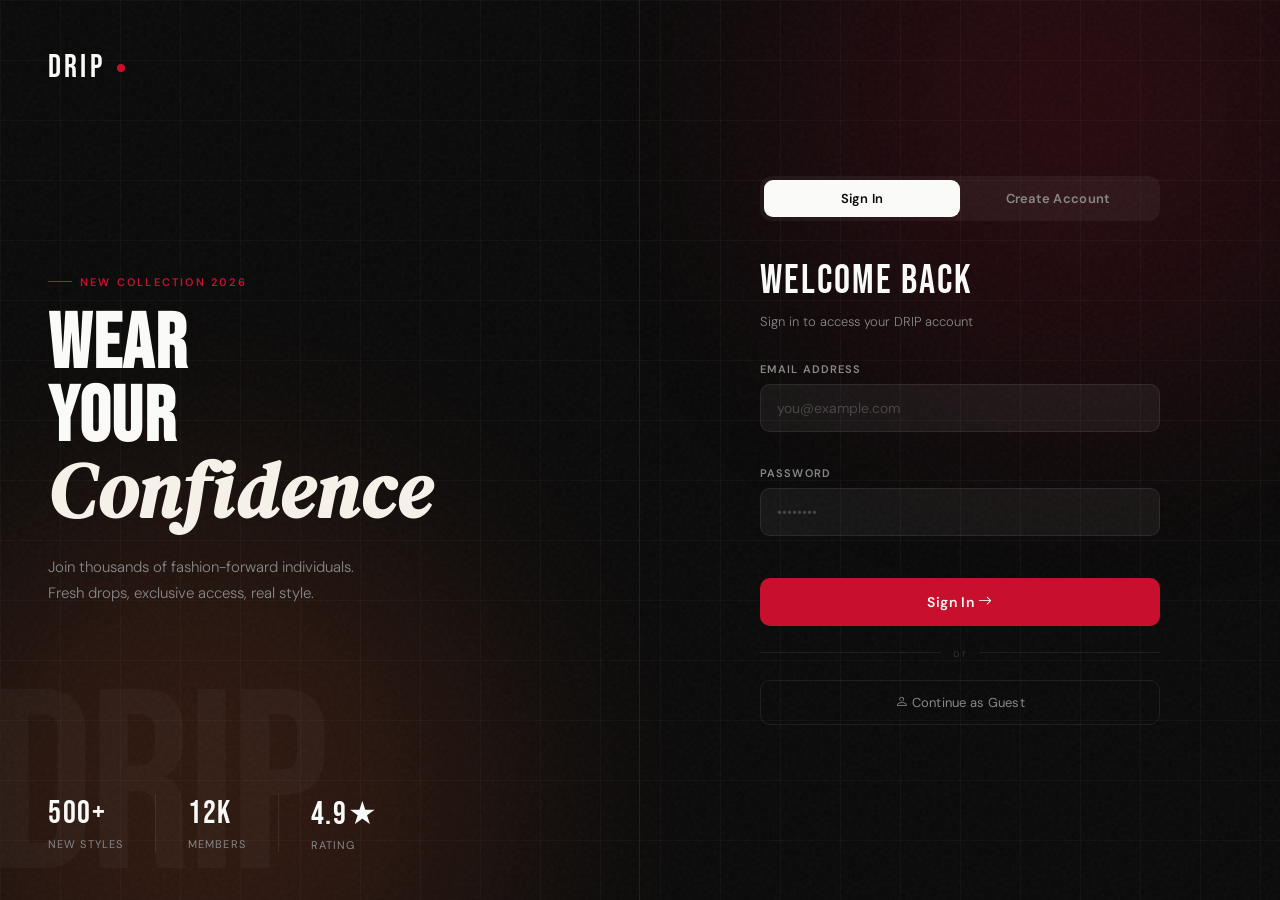
<file: Orders.html>
<!DOCTYPE html>
<html lang="en">
<head>
  <meta charset="UTF-8"/>
  <meta name="viewport" content="width=device-width, initial-scale=1.0"/>
  <title>DRIP — My Orders</title>
  <link href="https://fonts.googleapis.com/css2?family=Bebas+Neue&family=DM+Sans:ital,wght@0,300;0,400;0,500;0,600;1,300&family=Cormorant+Garamond:ital,wght@0,400;0,500;0,600;1,400;1,600&display=swap" rel="stylesheet"/>
  <link href="https://cdn.jsdelivr.net/npm/bootstrap-icons@1.11.0/font/bootstrap-icons.css" rel="stylesheet"/>
  <style>
    *, *::before, *::after { box-sizing: border-box; margin: 0; padding: 0; }
    :root {
      --ivory:   #faf7f2;
      --cream:   #f4efe6;
      --parchment: #ede6d8;
      --warm:    #e8dece;
      --linen:   #d4c9b5;
      --tan:     #b8a990;
      --stone:   #8c7d6a;
      --earth:   #5c4f3d;
      --espresso:#2d2318;
      --ink:     #1a1208;
      --gold:    #b8942a;
      --gold2:   #d4af5a;
      --gold3:   #f0d080;
      --gold-lt: #f8edd8;
      --red:     #9e1a28;
      --red2:    #c8102e;
      --green:   #2d5a3d;
      --green-lt:#e8f4ec;
      --blue:    #1e3a5f;
      --blue-lt: #e8f0f8;
      --amber:   #7a4a1a;
      --amber-lt:#fdf0e0;
      --purple:  #4a2060;
      --purple-lt:#f0e8f8;
      --rose:    #8a2040;
      --rose-lt: #fce8ee;
    }

    html { scroll-behavior: smooth; }
    body {
      font-family: 'DM Sans', sans-serif;
      background: var(--ivory);
      color: var(--ink);
      min-height: 100vh;
      overflow-x: hidden;
    }

    /* ── SUBTLE PAPER TEXTURE ── */
    body::after {
      content: '';
      position: fixed; inset: 0;
      background-image: url("data:image/svg+xml,%3Csvg xmlns='http://www.w3.org/2000/svg' width='400' height='400'%3E%3Cfilter id='n'%3E%3CfeTurbulence type='fractalNoise' baseFrequency='0.75' numOctaves='4' stitchTiles='stitch'/%3E%3C/filter%3E%3Crect width='400' height='400' filter='url(%23n)' opacity='1'/%3E%3C/svg%3E");
      opacity: 0.018;
      pointer-events: none;
      z-index: 9998;
    }

    /* ══════════════════════════════
       NAV — warm ivory, gold accents
    ══════════════════════════════ */
    nav {
      position: fixed; top: 0; left: 0; right: 0; z-index: 200;
      height: 68px;
      background: rgba(250,247,242,0.92);
      backdrop-filter: blur(20px) saturate(1.8);
      border-bottom: 1px solid var(--warm);
      display: flex; align-items: center;
      padding: 0 52px;
    }
    .nav-inner { width:100%; max-width:1360px; margin:0 auto; display:flex; align-items:center; justify-content:space-between; }
    .nav-logo { font-family:'Bebas Neue',sans-serif; font-size:26px; letter-spacing:0.18em; color:var(--ink); text-decoration:none; display:flex; align-items:center; gap:7px; }
    .nav-logo-dot { width:5px; height:5px; border-radius:50%; background:var(--gold); }
    .nav-links { display:flex; gap:36px; }
    .nav-links a { color:var(--stone); text-decoration:none; font-size:12px; font-weight:500; letter-spacing:0.08em; text-transform:uppercase; transition:color .2s; }
    .nav-links a:hover { color:var(--ink); }
    .nav-links a.active { color:var(--gold); border-bottom:1px solid var(--gold); padding-bottom:2px; }
    .nav-right { display:flex; align-items:center; gap:14px; }
    .nav-btn { background:none; border:none; color:var(--stone); font-size:17px; cursor:pointer; transition:color .2s; position:relative; padding:4px; }
    .nav-btn:hover { color:var(--ink); }
    .cart-badge { position:absolute; top:-3px; right:-3px; width:15px; height:15px; border-radius:50%; background:var(--red2); color:#fff; font-size:8px; font-weight:700; display:flex; align-items:center; justify-content:center; }
    .nav-user { font-size:12px; color:var(--stone); letter-spacing:0.04em; display:none; }
    .nav-user.show { display:block; }
    .nav-logout { background:none; border:1px solid var(--warm); color:var(--stone); font-size:11px; padding:6px 14px; border-radius:6px; cursor:pointer; transition:all .2s; font-family:'DM Sans',sans-serif; }
    .nav-logout:hover { border-color:var(--red2); color:var(--red2); }

    /* ══════════════════════════════
       HERO — warm linen, gold details
    ══════════════════════════════ */
    .hero {
      padding-top: 68px;
      background: var(--cream);
      position: relative;
      overflow: hidden;
      min-height: 50vh;
      display: flex;
      align-items: flex-end;
    }

    /* Elegant diagonal stripe pattern */
    .hero::before {
      content: '';
      position: absolute; inset: 0;
      background-image: repeating-linear-gradient(
        -55deg,
        transparent,
        transparent 40px,
        rgba(184,148,42,0.04) 40px,
        rgba(184,148,42,0.04) 41px
      );
    }

    /* Gold gradient wash */
    .hero-wash {
      position: absolute; inset: 0;
      background:
        radial-gradient(ellipse 60% 80% at 90% 40%, rgba(212,175,90,0.12) 0%, transparent 60%),
        radial-gradient(ellipse 40% 60% at 0% 100%, rgba(184,148,42,0.08) 0%, transparent 50%);
    }

    /* Large ghost monogram */
    .hero-monogram {
      position: absolute;
      right: -20px; bottom: -60px;
      font-family: 'Cormorant Garamond', serif;
      font-style: italic;
      font-size: clamp(200px, 28vw, 420px);
      color: transparent;
      -webkit-text-stroke: 1.5px rgba(184,148,42,0.12);
      line-height: 1;
      pointer-events: none;
      user-select: none;
      letter-spacing: -0.04em;
    }

    .hero-inner {
      max-width: 1360px; width: 100%;
      margin: 0 auto;
      padding: 0 52px 64px;
      position: relative; z-index: 1;
      display: flex;
      align-items: flex-end;
      justify-content: space-between;
      gap: 40px;
      flex-wrap: wrap;
    }

    .hero-left {}
    .hero-eyebrow {
      display: inline-flex; align-items: center; gap: 12px;
      margin-bottom: 18px;
    }
    .hero-eyebrow-rule { width: 40px; height: 1px; background: var(--gold); }
    .hero-eyebrow-text { font-size: 10px; font-weight: 600; letter-spacing: 0.3em; text-transform: uppercase; color: var(--gold); }

    .hero-title {
      font-family: 'Cormorant Garamond', serif;
      font-size: clamp(60px, 9vw, 110px);
      line-height: 0.88;
      letter-spacing: -0.03em;
      color: var(--espresso);
      margin-bottom: 22px;
    }
    .hero-title em { font-style: italic; color: var(--gold); }

    .hero-sub {
      font-size: 14px;
      color: var(--stone);
      font-weight: 300;
      letter-spacing: 0.02em;
      line-height: 1.8;
      max-width: 340px;
    }

    /* Stats panel on right */
    .hero-stats-panel {
      background: var(--ivory);
      border: 1px solid var(--linen);
      border-radius: 20px;
      padding: 32px 36px;
      display: flex;
      gap: 0;
      flex-shrink: 0;
      box-shadow: 0 4px 40px rgba(92,79,61,0.08), 0 1px 0 rgba(255,255,255,0.8) inset;
    }
    .hero-stat { padding: 0 28px; border-right: 1px solid var(--warm); }
    .hero-stat:first-child { padding-left: 0; }
    .hero-stat:last-child { border-right: none; padding-right: 0; }
    .hero-stat-n { font-family: 'Cormorant Garamond', serif; font-size: 48px; font-weight: 600; color: var(--espresso); line-height: 1; }
    .hero-stat-l { font-size: 10px; letter-spacing: 0.18em; text-transform: uppercase; color: var(--stone); margin-top: 4px; }

    /* ══════════════════════════════
       GOLD DIVIDER
    ══════════════════════════════ */
    .gold-divider {
      height: 1px;
      background: linear-gradient(90deg, transparent, var(--gold2) 30%, var(--gold2) 70%, transparent);
      opacity: 0.4;
    }

    /* ══════════════════════════════
       PAGE BODY
    ══════════════════════════════ */
    .body-wrap {
      max-width: 1360px; margin: 0 auto;
      padding: 56px 52px 100px;
      display: grid;
      grid-template-columns: 240px 1fr;
      gap: 44px;
    }

    /* ══════════════════════════════
       SIDEBAR
    ══════════════════════════════ */
    .sidebar { position: sticky; top: 88px; }
    .sidebar-section { margin-bottom: 32px; }
    .sidebar-label { font-size: 9px; font-weight: 700; letter-spacing: 0.28em; text-transform: uppercase; color: var(--tan); margin-bottom: 10px; padding-left: 4px; }

    .filter-btn {
      width: 100%;
      display: flex; align-items: center; justify-content: space-between;
      padding: 11px 14px; border-radius: 10px;
      border: 1px solid transparent;
      background: none;
      color: var(--stone);
      font-size: 13px; font-weight: 500;
      cursor: pointer; transition: all .2s;
      font-family: 'DM Sans', sans-serif;
      margin-bottom: 3px; text-align: left;
    }
    .filter-btn:hover { background: var(--cream); color: var(--espresso); }
    .filter-btn.active { background: var(--ivory); border-color: var(--linen); color: var(--espresso); box-shadow: 0 2px 12px rgba(92,79,61,0.06); }
    .filter-btn.active .f-pip { background: var(--gold); }
    .f-left { display: flex; align-items: center; gap: 10px; }
    .f-pip { width: 6px; height: 6px; border-radius: 50%; background: var(--linen); transition: background .2s; }
    .fp-pending   { background: #e8821a; }
    .fp-confirmed { background: #2563eb; }
    .fp-shipped   { background: #7c3aed; }
    .fp-delivered { background: #16a34a; }
    .fp-cancelled { background: #dc2626; }
    .f-count { font-size: 11px; font-weight: 600; background: var(--cream); color: var(--stone); padding: 2px 9px; border-radius: 100px; border: 1px solid var(--warm); }
    .filter-btn.active .f-count { background: var(--gold-lt); color: var(--gold); border-color: rgba(184,148,42,0.3); }

    /* Sidebar card */
    .sidebar-card {
      background: linear-gradient(145deg, var(--espresso) 0%, #1a100a 100%);
      border-radius: 18px;
      padding: 26px;
      position: relative;
      overflow: hidden;
    }
    .sidebar-card::before {
      content: '';
      position: absolute;
      top: -30px; right: -30px;
      width: 120px; height: 120px;
      border-radius: 50%;
      background: radial-gradient(circle, rgba(212,175,90,0.2) 0%, transparent 70%);
    }
    .sc-icon { font-size: 24px; margin-bottom: 12px; }
    .sc-title { font-family: 'Cormorant Garamond', serif; font-size: 22px; font-weight: 600; color: var(--ivory); margin-bottom: 6px; }
    .sc-text { font-size: 12px; color: rgba(250,247,242,0.45); line-height: 1.7; margin-bottom: 18px; }
    .sc-btn { display: flex; align-items: center; justify-content: center; gap: 7px; background: linear-gradient(135deg, var(--gold) 0%, var(--gold2) 100%); color: var(--ink); border: none; padding: 11px 0; border-radius: 9px; font-size: 12px; font-weight: 700; cursor: pointer; width: 100%; transition: filter .2s; font-family: 'DM Sans', sans-serif; letter-spacing: 0.04em; }
    .sc-btn:hover { filter: brightness(1.08); }

    /* ══════════════════════════════
       ORDER CARDS
    ══════════════════════════════ */
    .orders-feed { display: flex; flex-direction: column; gap: 20px; }

    .order-card {
      background: var(--ivory);
      border: 1px solid var(--linen);
      border-radius: 22px;
      overflow: hidden;
      position: relative;
      transition: all .35s cubic-bezier(0.22,1,0.36,1);
      animation: cardIn .55s cubic-bezier(0.22,1,0.36,1) both;
      box-shadow: 0 2px 16px rgba(92,79,61,0.06), 0 1px 0 rgba(255,255,255,0.9) inset;
    }
    .order-card:hover {
      transform: translateY(-5px);
      box-shadow: 0 20px 60px rgba(92,79,61,0.12), 0 1px 0 rgba(255,255,255,0.9) inset;
      border-color: var(--tan);
    }
    @keyframes cardIn {
      from { opacity:0; transform:translateY(28px); }
      to   { opacity:1; transform:translateY(0); }
    }

    /* Top gold rule per status */
    .card-rule { height: 2px; width: 100%; }
    .rule-pending   { background: linear-gradient(90deg, #f97316, #fdba74, transparent); }
    .rule-confirmed { background: linear-gradient(90deg, #2563eb, #93c5fd, transparent); }
    .rule-shipped   { background: linear-gradient(90deg, #7c3aed, #c4b5fd, transparent); }
    .rule-delivered { background: linear-gradient(90deg, var(--gold), var(--gold2), transparent); }
    .rule-cancelled { background: linear-gradient(90deg, #dc2626, #fca5a5, transparent); }

    /* Card header */
    .card-head {
      padding: 22px 28px 18px;
      display: flex; align-items: flex-start; justify-content: space-between; gap: 20px;
    }
    .card-id {
      font-family: 'Bebas Neue', sans-serif;
      font-size: 20px; letter-spacing: 0.12em; color: var(--espresso);
      margin-bottom: 6px;
    }
    .card-meta { display: flex; align-items: center; gap: 14px; flex-wrap: wrap; }
    .meta-it { display: flex; align-items: center; gap: 5px; font-size: 12px; color: var(--stone); }
    .meta-it i { font-size: 11px; color: var(--tan); }
    .meta-dot { width: 2px; height: 2px; border-radius: 50%; background: var(--linen); }

    .card-right { text-align: right; }
    .status-badge {
      display: inline-flex; align-items: center; gap: 5px;
      padding: 5px 13px; border-radius: 100px;
      font-size: 11px; font-weight: 600; letter-spacing: 0.04em;
      margin-bottom: 10px;
    }
    .badge-pending   { background: #fff7ed; color: #c2580c; border: 1px solid #fed7aa; }
    .badge-confirmed { background: #eff6ff; color: #1d4ed8; border: 1px solid #bfdbfe; }
    .badge-shipped   { background: #f5f3ff; color: #6d28d9; border: 1px solid #ddd6fe; }
    .badge-delivered { background: var(--gold-lt); color: var(--gold); border: 1px solid rgba(184,148,42,0.3); }
    .badge-cancelled { background: #fef2f2; color: #dc2626; border: 1px solid #fecaca; }

    .card-price {
      font-family: 'Cormorant Garamond', serif;
      font-size: 32px; font-weight: 600;
      color: var(--espresso); line-height: 1;
    }
    .card-price-sub { font-size: 11px; color: var(--tan); margin-top: 3px; letter-spacing: 0.04em; }

    /* Thumbnails */
    .card-thumbs {
      padding: 0 28px 18px;
      display: flex; align-items: center; gap: 8px;
    }
    .thumb {
      width: 70px; height: 88px;
      border-radius: 12px;
      overflow: hidden;
      background: var(--cream);
      border: 1px solid var(--warm);
      display: flex; align-items: center; justify-content: center;
      font-size: 26px;
      flex-shrink: 0;
      transition: transform .25s, box-shadow .25s;
    }
    .thumb:hover { transform: scale(1.07) translateY(-4px); box-shadow: 0 8px 24px rgba(92,79,61,0.15); }
    .thumb img { width:100%; height:100%; object-fit:cover; }
    .thumb-more {
      width: 70px; height: 88px;
      border-radius: 12px;
      background: var(--cream);
      border: 1.5px dashed var(--linen);
      display: flex; flex-direction: column;
      align-items: center; justify-content: center;
      color: var(--tan); font-size: 14px; font-weight: 700; gap: 2px;
    }
    .thumb-more span { font-size: 10px; font-weight: 400; }

    /* ── TRACKING TIMELINE ── */
    .card-tracking {
      margin: 0 28px 18px;
      background: var(--cream);
      border: 1px solid var(--warm);
      border-radius: 16px;
      padding: 20px 24px;
      position: relative;
      overflow: hidden;
    }
    /* Subtle gold shimmer corner */
    .card-tracking::after {
      content: '';
      position: absolute; top: 0; right: 0;
      width: 80px; height: 80px;
      background: radial-gradient(circle at top right, rgba(212,175,90,0.15) 0%, transparent 70%);
      pointer-events: none;
    }
    .track-top {
      display: flex; align-items: center; justify-content: space-between;
      margin-bottom: 18px;
    }
    .track-label { font-size: 9px; font-weight: 700; letter-spacing: 0.22em; text-transform: uppercase; color: var(--tan); }
    .track-step-name { font-size: 12px; font-weight: 600; color: var(--gold); letter-spacing: 0.04em; }

    .track-row { display: flex; position: relative; }
    .track-rail { position: absolute; top: 15px; left: 15px; right: 15px; height: 1px; background: var(--warm); }
    .track-progress { position: absolute; top: 15px; left: 15px; height: 1px; background: linear-gradient(90deg, var(--gold), var(--gold2)); transition: width 1.4s cubic-bezier(0.22,1,0.36,1); box-shadow: 0 0 6px rgba(184,148,42,0.5); }
    .track-step { flex:1; display:flex; flex-direction:column; align-items:center; position:relative; z-index:1; }
    .track-dot {
      width: 30px; height: 30px;
      border-radius: 50%;
      background: var(--ivory);
      border: 1.5px solid var(--linen);
      display: flex; align-items: center; justify-content: center;
      font-size: 12px; color: var(--linen);
      margin-bottom: 8px;
      transition: all .4s ease;
    }
    .track-step.done .track-dot {
      background: linear-gradient(135deg, var(--gold) 0%, var(--gold2) 100%);
      border-color: var(--gold);
      color: var(--ivory);
      box-shadow: 0 2px 10px rgba(184,148,42,0.35);
    }
    .track-step.active .track-dot {
      background: var(--espresso);
      border-color: var(--espresso);
      color: var(--gold2);
      box-shadow: 0 2px 14px rgba(45,35,24,0.3), 0 0 0 4px rgba(184,148,42,0.12);
      animation: dotBreath 2.8s ease infinite;
    }
    @keyframes dotBreath {
      0%,100% { box-shadow: 0 2px 14px rgba(45,35,24,0.3), 0 0 0 4px rgba(184,148,42,0.12); }
      50%      { box-shadow: 0 4px 20px rgba(45,35,24,0.4), 0 0 0 6px rgba(184,148,42,0.18); }
    }
    .track-step-lbl { font-size: 10px; color: var(--linen); text-align: center; font-weight: 500; line-height: 1.3; }
    .track-step.done .track-step-lbl  { color: var(--gold); font-weight: 600; }
    .track-step.active .track-step-lbl { color: var(--espresso); font-weight: 700; }

    /* Cancelled */
    .cancel-notice {
      margin: 0 28px 18px;
      background: #fef2f2;
      border: 1px solid #fecaca;
      border-radius: 12px;
      padding: 14px 18px;
      display: flex; align-items: center; gap: 10px;
      color: #b91c1c; font-size: 13px; font-weight: 500;
    }
    .cancel-notice i { font-size: 18px; }

    /* Card footer */
    .card-foot {
      padding: 14px 28px 22px;
      display: flex; align-items: center; justify-content: space-between;
      gap: 12px; flex-wrap: wrap;
    }
    .ship-pill {
      display: flex; align-items: center; gap: 7px;
      font-size: 12px; color: var(--stone);
      background: var(--cream);
      border: 1px solid var(--warm);
      padding: 7px 14px; border-radius: 8px;
    }
    .ship-pill i { color: var(--earth); }
    .card-actions { display: flex; gap: 8px; }

    /* Buttons */
    .btn { padding: 9px 18px; border-radius: 9px; font-size: 12px; font-weight: 600; cursor: pointer; transition: all .22s; border: none; display: inline-flex; align-items: center; gap: 6px; font-family: 'DM Sans', sans-serif; letter-spacing: 0.02em; }
    .btn-outline { background: none; border: 1.5px solid var(--linen); color: var(--earth); }
    .btn-outline:hover { border-color: var(--espresso); color: var(--espresso); background: var(--cream); }
    .btn-dark { background: var(--espresso); color: var(--ivory); }
    .btn-dark:hover { background: var(--ink); }
    .btn-red-soft { background: none; border: 1.5px solid #fecaca; color: #dc2626; }
    .btn-red-soft:hover { background: #fef2f2; }
    .btn-gold { background: linear-gradient(135deg, var(--gold) 0%, var(--gold2) 100%); color: var(--ivory); font-weight: 700; letter-spacing: 0.04em; box-shadow: 0 2px 12px rgba(184,148,42,0.3); }
    .btn-gold:hover { filter: brightness(1.08); box-shadow: 0 4px 20px rgba(184,148,42,0.4); }

    /* ══════════════════════════════
       EMPTY STATE
    ══════════════════════════════ */
    .empty {
      text-align: center; padding: 100px 40px;
      background: var(--ivory);
      border: 1px solid var(--linen);
      border-radius: 22px;
      box-shadow: 0 2px 16px rgba(92,79,61,0.05);
    }
    .empty-mark { font-family: 'Cormorant Garamond', serif; font-style: italic; font-size: 100px; color: var(--warm); line-height: 1; margin-bottom: 20px; }
    .empty-title { font-family: 'Cormorant Garamond', serif; font-size: 40px; font-weight: 600; color: var(--espresso); margin-bottom: 10px; }
    .empty-sub { font-size: 14px; color: var(--stone); line-height: 1.8; max-width: 280px; margin: 0 auto 32px; font-weight: 300; }
    .btn-shop { display: inline-flex; align-items: center; gap: 8px; background: var(--espresso); color: var(--ivory); padding: 13px 28px; border-radius: 10px; font-size: 13px; font-weight: 600; text-decoration: none; transition: background .2s; letter-spacing: 0.04em; }
    .btn-shop:hover { background: var(--ink); }

    /* LOADING */
    .loading-wrap { text-align: center; padding: 80px; }
    .spinner { width: 36px; height: 36px; border: 2px solid var(--warm); border-top-color: var(--gold); border-radius: 50%; animation: spin .9s linear infinite; margin: 0 auto 20px; }
    @keyframes spin { to { transform: rotate(360deg); } }
    .loading-txt { font-family: 'Cormorant Garamond', serif; font-size: 20px; font-style: italic; color: var(--tan); }

    /* ══════════════════════════════
       MODAL
    ══════════════════════════════ */
    .modal-bg {
      position: fixed; inset: 0;
      background: rgba(26,18,8,0.55);
      z-index: 400; display: none;
      align-items: center; justify-content: center;
      padding: 20px;
      backdrop-filter: blur(10px);
    }
    .modal-bg.open { display: flex; animation: mFade .25s ease; }
    @keyframes mFade { from{opacity:0} to{opacity:1} }
    .modal-box {
      background: var(--ivory);
      border: 1px solid var(--linen);
      border-radius: 26px;
      width: 100%; max-width: 560px;
      max-height: 90vh; overflow-y: auto;
      animation: mRise .32s cubic-bezier(0.22,1,0.36,1);
      box-shadow: 0 40px 100px rgba(45,35,24,0.2);
    }
    @keyframes mRise { from{transform:translateY(30px);opacity:0} to{transform:translateY(0);opacity:1} }
    .modal-box::-webkit-scrollbar { width: 3px; }
    .modal-box::-webkit-scrollbar-thumb { background: var(--linen); border-radius: 3px; }
    .modal-head {
      padding: 28px 28px 22px;
      border-bottom: 1px solid var(--warm);
      display: flex; align-items: center; justify-content: space-between;
      position: sticky; top: 0; background: var(--ivory); z-index: 1;
      border-radius: 26px 26px 0 0;
    }
    .modal-id { font-family: 'Bebas Neue', sans-serif; font-size: 24px; letter-spacing: 0.12em; color: var(--espresso); }
    .modal-date { font-size: 12px; color: var(--stone); margin-top: 2px; }
    .modal-close { width: 36px; height: 36px; border-radius: 50%; background: var(--cream); border: 1px solid var(--warm); color: var(--stone); font-size: 15px; cursor: pointer; display: flex; align-items: center; justify-content: center; transition: all .2s; }
    .modal-close:hover { background: var(--linen); color: var(--espresso); }
    .modal-body { padding: 28px; }
    .m-sec { margin-bottom: 28px; }
    .m-title { font-size: 9px; font-weight: 700; letter-spacing: 0.24em; text-transform: uppercase; color: var(--tan); margin-bottom: 14px; display: flex; align-items: center; gap: 10px; }
    .m-title::after { content:''; flex:1; height:1px; background:var(--warm); }
    .m-item { display: flex; gap: 14px; align-items: center; padding: 12px 0; border-bottom: 1px solid var(--cream); }
    .m-item:last-child { border-bottom: none; }
    .m-thumb { width: 54px; height: 68px; border-radius: 9px; overflow: hidden; background: var(--cream); border: 1px solid var(--warm); display: flex; align-items: center; justify-content: center; font-size: 22px; flex-shrink: 0; }
    .m-thumb img { width:100%; height:100%; object-fit:cover; }
    .m-name { font-size: 14px; font-weight: 600; color: var(--espresso); margin-bottom: 3px; }
    .m-meta { font-size: 12px; color: var(--stone); }
    .m-price { font-family: 'Cormorant Garamond', serif; font-size: 18px; font-weight: 600; color: var(--espresso); margin-left: auto; white-space: nowrap; }
    .info-grid { display: grid; grid-template-columns: 1fr 1fr; gap: 10px; }
    .info-cell { background: var(--cream); border: 1px solid var(--warm); padding: 13px 15px; border-radius: 10px; }
    .info-cell-l { font-size: 9px; font-weight: 700; letter-spacing: 0.15em; text-transform: uppercase; color: var(--tan); margin-bottom: 4px; }
    .info-cell-v { font-size: 13px; font-weight: 600; color: var(--espresso); }
    .price-row { display: flex; justify-content: space-between; padding: 10px 0; border-bottom: 1px solid var(--cream); font-size: 14px; }
    .price-row:last-child { border-bottom: none; padding-top: 14px; }
    .pr-l { color: var(--stone); }
    .pr-v { font-weight: 600; color: var(--espresso); }
    .pr-total { font-family: 'Cormorant Garamond', serif; font-size: 22px; font-weight: 600; color: var(--gold); }

    @media (max-width: 960px) {
      nav { padding: 0 20px; }
      .nav-links { display: none; }
      .hero-inner { padding: 0 20px 52px; flex-direction: column; align-items: flex-start; }
      .hero-stats-panel { width: 100%; justify-content: space-between; }
      .body-wrap { grid-template-columns: 1fr; padding: 32px 20px 80px; }
      .sidebar { position: static; }
      .card-head, .card-thumbs, .card-foot { padding-left: 20px; padding-right: 20px; }
      .card-tracking, .cancel-notice { margin-left: 20px; margin-right: 20px; }
    }
  
    body { animation: pageIn .35s ease both; }
    @keyframes pageIn { from { opacity:0; transform:translateY(10px); } to { opacity:1; transform:translateY(0); } }
    .reveal { opacity:0; transform:translateY(28px); transition: opacity .55s ease, transform .55s ease; }
    .reveal.visible { opacity:1; transform:translateY(0); }
    .mobile-menu { position:fixed; inset:0; z-index:500; background:#0a0a0a; display:flex; flex-direction:column; padding:80px 32px 40px; transform:translateX(100%); transition:transform .35s cubic-bezier(0.22,1,0.36,1); }
    .mobile-menu.open { transform:translateX(0); }
    .mobile-menu-link { font-family:'Bebas Neue',sans-serif; font-size:40px; letter-spacing:0.06em; color:#fff; text-decoration:none; padding:12px 0; border-bottom:1px solid rgba(255,255,255,0.08); display:flex; align-items:center; justify-content:space-between; transition:color .2s; }
    .mobile-menu-link:hover { color:#b8942a; }
    .mobile-menu-close { position:absolute; top:20px; right:20px; background:none; border:none; color:#fff; font-size:28px; cursor:pointer; }
    .bottom-nav { display:none; position:fixed; bottom:0; left:0; right:0; z-index:300; background:#fff; border-top:1px solid #e8e8e8; padding:8px 0 max(8px,env(safe-area-inset-bottom)); box-shadow:0 -4px 20px rgba(0,0,0,0.08); }
    .bottom-nav-inner { display:flex; justify-content:space-around; align-items:center; }
    .bottom-nav-item { display:flex; flex-direction:column; align-items:center; gap:3px; color:#888; text-decoration:none; font-size:10px; font-weight:600; letter-spacing:0.05em; padding:4px 8px; transition:color .2s; background:none; border:none; cursor:pointer; font-family:'DM Sans',sans-serif; }
    .bottom-nav-item i { font-size:20px; }
    .bottom-nav-item.active { color:#0a0a0a; }
    .bottom-nav-item.active i { color:#c8102e; }
      @media (min-width: 769px) {
      #hamburgerBtn { display: none !important; }
      .mobile-menu { display: none !important; }
      .bottom-nav { display: none !important; }
    }
  </style>
</head>
<body>

<!-- NAV -->
<nav>
  <div class="nav-inner">
    <a href="shop.html" class="nav-logo">DRIP <span class="nav-logo-dot"></span></a>
    <div class="nav-links">
      <a href="shop.html">Home</a>
      <a href="products.html">Shop</a>
      <a href="orders.html" class="active">Orders</a>
      <a href="wishlist.html">Wishlist</a>
      <a href="profile.html">Profile</a>
    </div>
    <div class="nav-right">
      <button class="nav-btn" onclick="location.href='search.html'"><i class="bi bi-search"></i></button>
      <button class="nav-btn" onclick="location.href='wishlist.html'"><i class="bi bi-heart"></i></button>
      <button class="nav-btn" onclick="location.href='checkout.html'"><i class="bi bi-bag"></i><span class="cart-badge" id="cartCount">0</span></button>
      <span class="nav-user" id="navUser"></span>
      <button class="nav-logout" id="navLogout" onclick="doLogout()" style="display:none"><i class="bi bi-box-arrow-right"></i> Logout</button>
      <button class="nav-icon-btn" id="hamburgerBtn" onclick="toggleMobileMenu()" style="display:none;"><i class="bi bi-list" id="hamburgerIcon"></i></button>
    </div>
  </div>
</nav>

<!-- HERO -->
<div class="hero">
  <div class="hero-wash"></div>
  <div class="hero-monogram">Orders</div>
  <div class="hero-inner">
    <div class="hero-left">
      <div class="hero-eyebrow"><div class="hero-eyebrow-rule"></div><div class="hero-eyebrow-text">My Account</div></div>
      <div class="hero-title">Order<br><em>History.</em></div>
      <div class="hero-sub" id="heroDesc">Every purchase, every delivery — your complete order history in one refined view.</div>
    </div>
    <div class="hero-stats-panel">
      <div class="hero-stat"><div class="hero-stat-n" id="sTotal">—</div><div class="hero-stat-l">Orders</div></div>
      <div class="hero-stat"><div class="hero-stat-n" id="sDelivered">—</div><div class="hero-stat-l">Delivered</div></div>
      <div class="hero-stat"><div class="hero-stat-n" id="sPending">—</div><div class="hero-stat-l">In Transit</div></div>
    </div>
  </div>
</div>
<div class="gold-divider"></div>

<!-- BODY -->
<div class="body-wrap">

  <!-- Sidebar -->
  <aside class="sidebar">
    <div class="sidebar-section">
      <div class="sidebar-label">Filter by Status</div>
      <button class="filter-btn active"    onclick="doFilter('all',this)">      <span class="f-left"><span class="f-pip"></span>All Orders</span> <span class="f-count" id="cnt-all">0</span></button>
      <button class="filter-btn"           onclick="doFilter('pending',this)">   <span class="f-left"><span class="f-pip fp-pending"></span>Pending</span>   <span class="f-count" id="cnt-pending">0</span></button>
      <button class="filter-btn"           onclick="doFilter('confirmed',this)"> <span class="f-left"><span class="f-pip fp-confirmed"></span>Confirmed</span><span class="f-count" id="cnt-confirmed">0</span></button>
      <button class="filter-btn"           onclick="doFilter('shipped',this)">   <span class="f-left"><span class="f-pip fp-shipped"></span>Shipped</span>   <span class="f-count" id="cnt-shipped">0</span></button>
      <button class="filter-btn"           onclick="doFilter('delivered',this)"> <span class="f-left"><span class="f-pip fp-delivered"></span>Delivered</span><span class="f-count" id="cnt-delivered">0</span></button>
      <button class="filter-btn"           onclick="doFilter('cancelled',this)"> <span class="f-left"><span class="f-pip fp-cancelled"></span>Cancelled</span><span class="f-count" id="cnt-cancelled">0</span></button>
    </div>

    <div class="sidebar-card">
      <div class="sc-icon">✦</div>
      <div class="sc-title">Need Assistance?</div>
      <div class="sc-text">Our concierge team is ready to help you with any order queries, 24 hours a day.</div>
      <button class="sc-btn"><i class="bi bi-chat-dots"></i> Contact Concierge</button>
    </div>
  </aside>

  <!-- Feed -->
  <main>
    <div id="feed">
      <div class="loading-wrap"><div class="spinner"></div><div class="loading-txt">Curating your orders...</div></div>
    </div>
  </main>
</div>

<!-- MODAL -->
<div class="modal-bg" id="modalBg" onclick="closeModal(event)">
  <div class="modal-box">
    <div class="modal-head">
      <div><div class="modal-id" id="mId"></div><div class="modal-date" id="mDate"></div></div>
      <button class="modal-close" onclick="closeModal()"><i class="bi bi-x"></i></button>
    </div>
    <div class="modal-body" id="mBody"></div>
  </div>
</div>

<script>
  var API = 'http://localhost:8080/api';
  if (!sessionStorage.getItem('drip-token')) location.href = 'index.html';

  const tok  = () => sessionStorage.getItem('drip-token');
  const usr  = () => { try { return JSON.parse(sessionStorage.getItem('drip-user')); } catch { return null; } };
  const hdrs = () => ({ 'Content-Type': 'application/json', 'Authorization': 'Bearer ' + tok() });
  function doLogout() { sessionStorage.removeItem('drip-token'); sessionStorage.removeItem('drip-user'); location.href = 'index.html'; }

  (function initNav() {
    const u = usr();
    if (u) {
      const el = document.getElementById('navUser'); el.textContent = 'Hi, ' + u.firstName; el.classList.add('show');
      document.getElementById('navLogout').style.display = 'flex';
    }
    const c = JSON.parse(sessionStorage.getItem('drip-cart') || '[]');
    document.getElementById('cartCount').textContent = c.reduce((s, i) => s + i.qty, 0);
  })();

  const fmt  = n => 'KES ' + Number(n).toLocaleString('en-KE');
  const fmtD = d => d ? new Date(d).toLocaleDateString('en-KE', { day: 'numeric', month: 'short', year: 'numeric' }) : '—';

  const ST = {
    pending:   { label: 'Pending',   icon: 'bi-clock',        badge: 'badge-pending',   rule: 'rule-pending',   step: 0 },
    confirmed: { label: 'Confirmed', icon: 'bi-check-circle', badge: 'badge-confirmed', rule: 'rule-confirmed', step: 1 },
    shipped:   { label: 'Shipped',   icon: 'bi-truck',        badge: 'badge-shipped',   rule: 'rule-shipped',   step: 2 },
    delivered: { label: 'Delivered', icon: 'bi-bag-check',    badge: 'badge-delivered', rule: 'rule-delivered', step: 3 },
    cancelled: { label: 'Cancelled', icon: 'bi-x-circle',     badge: 'badge-cancelled', rule: 'rule-cancelled', step: -1 },
  };
  const STEPS = [
    { l: 'Placed',    i: 'bi-bag-plus' },
    { l: 'Confirmed', i: 'bi-check-circle' },
    { l: 'Shipped',   i: 'bi-truck' },
    { l: 'Delivered', i: 'bi-house-check' },
  ];

  let ORDERS = [], filter = 'all';

  async function init() {
    try {
      const u = usr();
      const r = await fetch(API + '/orders', { headers: hdrs() });
      if (!r.ok) throw 0;
      const d = await r.json();
      ORDERS = d.filter(o => !u?.email || o.email === u.email).sort((a, b) => new Date(b.createdAt) - new Date(a.createdAt));
    } catch {
      ORDERS = demo();
    }
    stats(); render();
  }

  function demo() {
    return [
      { id:1, createdAt: new Date(Date.now()-86400000).toISOString(),    status:'shipped',   total:38350, subtotal:38350, shippingCost:500, shippingMethod:'express',  firstName:'Brian', lastName:'K', email:'b@drip.com', address:'123 Kenyatta Ave', city:'Nairobi',
        items:[{name:'Leather Jacket',price:38350,qty:1,imageUrl:'/images/premium-leather-jacket.jpg'}] },
      { id:2, createdAt: new Date(Date.now()-86400000*3).toISOString(), status:'delivered', total:27820, subtotal:27820, shippingCost:0,   shippingMethod:'standard', firstName:'Brian', lastName:'K', email:'b@drip.com', address:'123 Kenyatta Ave', city:'Nairobi',
        items:[{name:'Chunky Sneakers',price:19370,qty:1,imageUrl:'/images/adidas-forum-low.jpg'},{name:'Silk Scarf',price:8450,qty:1,imageUrl:'/images/silk-printed-square-scarf.jpg'}] },
      { id:3, createdAt: new Date(Date.now()-3600000).toISOString(),     status:'pending',   total:11570, subtotal:11070, shippingCost:500, shippingMethod:'standard', firstName:'Brian', lastName:'K', email:'b@drip.com', address:'123 Kenyatta Ave', city:'Nairobi',
        items:[{name:'Floral Wrap Dress',price:11570,qty:1,imageUrl:'/images/floral-wrap-midi-dress.jpg'}] },
      { id:4, createdAt: new Date(Date.now()-86400000*7).toISOString(), status:'confirmed', total:48750, subtotal:48250, shippingCost:500, shippingMethod:'express',  firstName:'Brian', lastName:'K', email:'b@drip.com', address:'123 Kenyatta Ave', city:'Nairobi',
        items:[{name:'Blazer Dress',price:20540,qty:1,imageUrl:'/images/power-shoulder-blazer-dress.jpg'},{name:'Gold Chain Necklace',price:11570,qty:1,imageUrl:'/images/gold-cuban-link-chain.jpg'},{name:'Sunglasses',price:16640,qty:1,imageUrl:'/images/aviator-sunglasses.jpg'}] },
    ];
  }

  function stats() {
    const t = ORDERS.length, d = ORDERS.filter(o => o.status === 'delivered').length, p = ORDERS.filter(o => ['pending','confirmed','shipped'].includes(o.status)).length;
    document.getElementById('sTotal').textContent = t || '0';
    document.getElementById('sDelivered').textContent = d;
    document.getElementById('sPending').textContent = p;
    if (t) document.getElementById('heroDesc').textContent = t + ' order' + (t !== 1 ? 's' : '') + ' · ' + d + ' delivered · ' + p + ' in progress';
    ['all','pending','confirmed','shipped','delivered','cancelled'].forEach(s => {
      const el = document.getElementById('cnt-' + s);
      if (el) el.textContent = s === 'all' ? ORDERS.length : ORDERS.filter(o => o.status === s).length;
    });
  }

  function render() {
    const list = filter === 'all' ? ORDERS : ORDERS.filter(o => o.status === filter);
    const feed = document.getElementById('feed');
    if (!list.length) {
      feed.innerHTML = `<div class="empty">
        <div class="empty-mark">✦</div>
        <div class="empty-title">${filter === 'all' ? 'No orders yet.' : 'Nothing here.'}</div>
        <div class="empty-sub">${filter === 'all' ? 'You haven\'t placed any orders yet. Discover our curated collection.' : 'No ' + filter + ' orders at this time.'}</div>
        ${filter === 'all' ? '<a href="products.html" class="btn-shop"><i class="bi bi-bag"></i> Shop the Collection</a>' : ''}
      </div>`;
      return;
    }
    feed.innerHTML = `<div class="orders-feed">${list.map((o, i) => card(o, i)).join('')}</div>`;
  }

  function card(o, i) {
    const s = ST[o.status] || ST.pending;
    const items = o.items || [];
    const show = items.slice(0, 4), extra = items.length - show.length;
    const oid = '#DRIP-' + String(o.id).padStart(6, '0');
    const pct = s.step < 0 ? 0 : (s.step / 3) * 100;

    const thumbs = show.map(it => `
      <div class="thumb">
        ${it.imageUrl ? `<img src="${it.imageUrl}" alt="${it.name}" onerror="this.style.display='none'">` : (it.emoji || '📦')}
      </div>`).join('');
    const more = extra > 0 ? `<div class="thumb-more">+${extra}<span>more</span></div>` : '';

    const stepNames = ['Order Placed', 'Confirmed', 'Shipped', 'Delivered'];
    const track = o.status === 'cancelled' ? `
      <div class="cancel-notice"><i class="bi bi-x-circle-fill"></i> This order has been cancelled.</div>` : `
      <div class="card-tracking">
        <div class="track-top">
          <div class="track-label">Tracking Progress</div>
          <div class="track-step-name">${stepNames[Math.max(0, s.step)]}</div>
        </div>
        <div class="track-row">
          <div class="track-rail"></div>
          <div class="track-progress" style="width:calc(${pct}% - 30px)"></div>
          ${STEPS.map((st, idx) => {
            const done = idx < s.step, active = idx === s.step;
            return `<div class="track-step ${done ? 'done' : ''} ${active ? 'active' : ''}">
              <div class="track-dot"><i class="bi ${done ? 'bi-check' : st.i}"></i></div>
              <div class="track-step-lbl">${st.l}</div>
            </div>`;
          }).join('')}
        </div>
      </div>`;

    return `
      <div class="order-card reveal" style="animation-delay:${i * 80}ms">
        <div class="card-rule ${s.rule}"></div>
        <div class="card-head">
          <div>
            <div class="card-id">${oid}</div>
            <div class="card-meta">
              <div class="meta-it"><i class="bi bi-calendar3"></i> ${fmtD(o.createdAt)}</div>
              <div class="meta-dot"></div>
              <div class="meta-it"><i class="bi bi-box"></i> ${items.length} item${items.length !== 1 ? 's' : ''}</div>
              <div class="meta-dot"></div>
              <div class="meta-it"><i class="bi bi-geo-alt"></i> ${o.city || 'Nairobi'}</div>
            </div>
          </div>
          <div class="card-right">
            <div><span class="status-badge ${s.badge}"><i class="bi ${s.icon}"></i> ${s.label}</span></div>
            <div class="card-price">${fmt(o.total)}</div>
            <div class="card-price-sub">${o.shippingMethod === 'express' ? 'Express' : 'Standard'} delivery</div>
          </div>
        </div>
        <div class="card-thumbs">${thumbs}${more}</div>
        ${track}
        <div class="card-foot">
          <div class="ship-pill"><i class="bi bi-truck"></i>${o.shippingMethod === 'express' ? 'Express — 1 to 2 business days' : 'Standard — 3 to 5 business days'}</div>
          <div class="card-actions">
            ${o.status !== 'cancelled' && o.status !== 'delivered' ? `<button class="btn btn-red-soft" onclick="cancelOrder(${o.id})"><i class="bi bi-x"></i> Cancel</button>` : ''}
            <button class="btn btn-outline" onclick="openModal(${o.id})"><i class="bi bi-eye"></i> Details</button>
            ${o.status === 'delivered' ? `<button class="btn btn-gold" onclick="location.href='products.html'"><i class="bi bi-arrow-repeat"></i> Buy Again</button>` : ''}
          </div>
        </div>
      </div>`;
  }

  function doFilter(f, el) {
    filter = f;
    document.querySelectorAll('.filter-btn').forEach(b => b.classList.remove('active'));
    el.classList.add('active'); render();
  }

  function openModal(id) {
    const o = ORDERS.find(x => x.id === id); if (!o) return;
    const s = ST[o.status] || ST.pending, items = o.items || [];
    document.getElementById('mId').textContent = '#DRIP-' + String(o.id).padStart(6, '0');
    document.getElementById('mDate').textContent = fmtD(o.createdAt);
    document.getElementById('mBody').innerHTML = `
      <div class="m-sec">
        <div class="m-title">Status</div>
        <span class="status-badge ${s.badge}"><i class="bi ${s.icon}"></i> ${s.label}</span>
      </div>
      <div class="m-sec">
        <div class="m-title">Items Ordered</div>
        ${items.map(it => `
          <div class="m-item">
            <div class="m-thumb">${it.imageUrl ? `<img src="${it.imageUrl}" alt="${it.name}" onerror="this.style.display='none'">` : (it.emoji || '📦')}</div>
            <div style="flex:1"><div class="m-name">${it.name}</div><div class="m-meta">Qty: ${it.qty} · ${fmt(it.price)} each</div></div>
            <div class="m-price">${fmt(it.price * it.qty)}</div>
          </div>`).join('')}
      </div>
      <div class="m-sec">
        <div class="m-title">Delivery Details</div>
        <div class="info-grid">
          <div class="info-cell"><div class="info-cell-l">Customer</div><div class="info-cell-v">${o.firstName} ${o.lastName}</div></div>
          <div class="info-cell"><div class="info-cell-l">City</div><div class="info-cell-v">${o.city || 'Nairobi'}</div></div>
          <div class="info-cell" style="grid-column:1/-1"><div class="info-cell-l">Address</div><div class="info-cell-v">${o.address || '—'}</div></div>
          <div class="info-cell"><div class="info-cell-l">Shipping</div><div class="info-cell-v">${o.shippingMethod === 'express' ? 'Express (1–2 days)' : 'Standard (3–5 days)'}</div></div>
          <div class="info-cell"><div class="info-cell-l">Order Date</div><div class="info-cell-v">${fmtD(o.createdAt)}</div></div>
        </div>
      </div>
      <div class="m-sec">
        <div class="m-title">Payment Summary</div>
        <div class="price-row"><span class="pr-l">Subtotal</span><span class="pr-v">${fmt(o.subtotal || o.total)}</span></div>
        <div class="price-row"><span class="pr-l">Shipping</span><span class="pr-v">${fmt(o.shippingCost || 0)}</span></div>
        <div class="price-row"><span class="pr-l pr-total">Total Paid</span><span class="pr-v pr-total">${fmt(o.total)}</span></div>
      </div>`;
    document.getElementById('modalBg').classList.add('open');
  }

  async function cancelOrder(id) {
    if (!confirm('Cancel this order?')) return;
    try { await fetch(API + '/orders/' + id + '/status', { method: 'PUT', headers: hdrs(), body: JSON.stringify({ status: 'cancelled' }) }); } catch {}
    const o = ORDERS.find(x => x.id === id);
    if (o) { o.status = 'cancelled'; stats(); render(); }
  }

  function closeModal(e) {
    if (!e || e.target === document.getElementById('modalBg'))
      document.getElementById('modalBg').classList.remove('open');
  }

  init();
</script>

<div class="mobile-menu" id="mobileMenu" style="visibility:hidden;pointer-events:none;">
  <button class="mobile-menu-close" onclick="toggleMobileMenu()"><i class="bi bi-x"></i></button>
  <a href="shop.html"     class="mobile-menu-link">Home      <i class="bi bi-chevron-right" style="font-size:20px"></i></a>
  <a href="products.html" class="mobile-menu-link">Shop      <i class="bi bi-chevron-right" style="font-size:20px"></i></a>
  <a href="orders.html"   class="mobile-menu-link">My Orders <i class="bi bi-chevron-right" style="font-size:20px"></i></a>
  <a href="wishlist.html" class="mobile-menu-link">Wishlist  <i class="bi bi-chevron-right" style="font-size:20px"></i></a>
  <a href="profile.html"  class="mobile-menu-link">Profile   <i class="bi bi-chevron-right" style="font-size:20px"></i></a>
</div>
<div class="bottom-nav" id="bottomNav">
  <div class="bottom-nav-inner">
    <a href="shop.html" class="bottom-nav-item"><i class="bi bi-house-fill"></i>Home</a>
    <a href="products.html" class="bottom-nav-item"><i class="bi bi-grid-fill"></i>Shop</a>
    <a href="orders.html" class="bottom-nav-item active"><i class="bi bi-truck"></i>Orders</a>
    <a href="wishlist.html" class="bottom-nav-item"><i class="bi bi-heart-fill"></i>Wishlist</a>
    <a href="profile.html" class="bottom-nav-item"><i class="bi bi-person-fill"></i>Profile</a>
  </div>
</div>
</body>
</html>
</file>
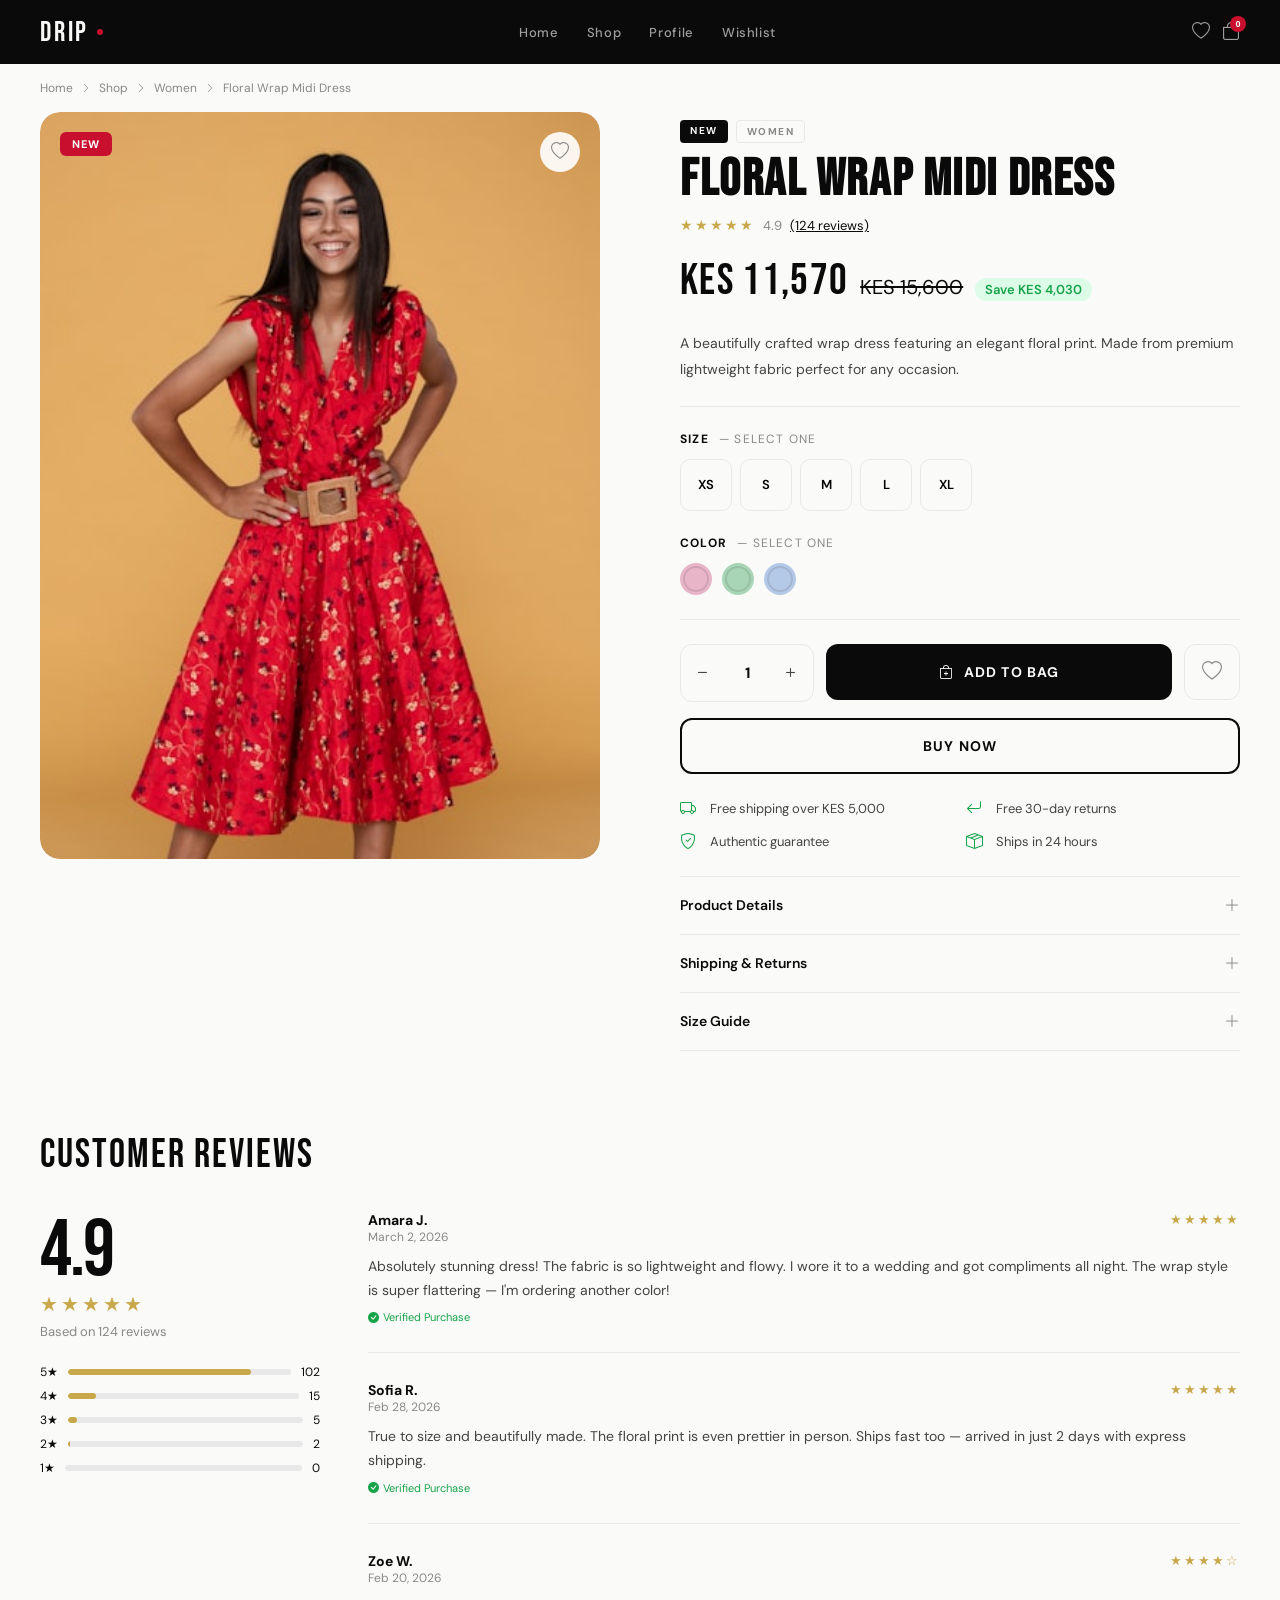
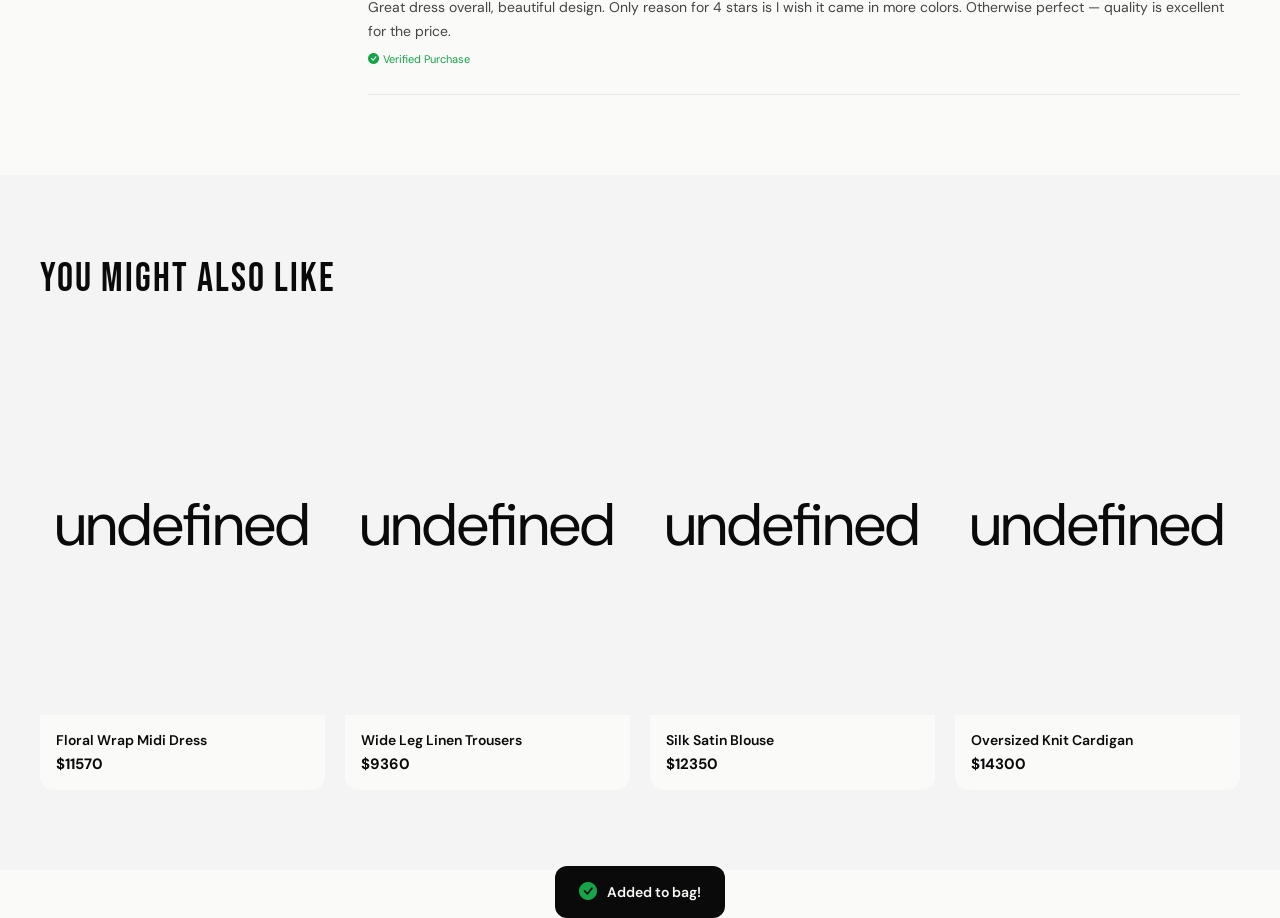
<file: Product.html>
<!DOCTYPE html>
<html lang="en">
<head>
  <meta charset="UTF-8"/>
  <meta name="viewport" content="width=device-width, initial-scale=1.0"/>
  <title>DRIP — Product</title>
  <link href="https://fonts.googleapis.com/css2?family=Bebas+Neue&family=DM+Sans:wght@300;400;500;600&family=Playfair+Display:ital,wght@1,400&display=swap" rel="stylesheet"/>
  <link href="https://cdn.jsdelivr.net/npm/bootstrap-icons@1.11.0/font/bootstrap-icons.css" rel="stylesheet"/>
  <style>
    *, *::before, *::after { box-sizing: border-box; margin: 0; padding: 0; }
    :root {
      --black: #0a0a0a; --white: #fafaf8; --cream: #f5f0e8;
      --red: #c8102e; --red-dark: #9e0c24;
      --gray-100: #f4f4f4; --gray-200: #e8e8e8; --gray-500: #888; --gray-700: #444;
      --green: #16a34a; --gold: #c9a84c;
    }
    html { scroll-behavior: smooth; }
    body { font-family: 'DM Sans', sans-serif; background: var(--white); color: var(--black); }

    /* NAV */
    nav { background: var(--black); height: 64px; display: flex; align-items: center; padding: 0 40px; position: sticky; top: 0; z-index: 100; }
    .nav-inner { width: 100%; max-width: 1280px; margin: 0 auto; display: flex; align-items: center; justify-content: space-between; }
    .nav-logo { font-family: 'Bebas Neue', sans-serif; font-size: 28px; letter-spacing: 0.1em; color: var(--white); text-decoration: none; display: flex; align-items: center; gap: 8px; }
    .nav-logo-dot { width: 6px; height: 6px; border-radius: 50%; background: var(--red); }
    .nav-links { display: flex; gap: 28px; }
    .nav-links a { color: rgba(255,255,255,0.6); text-decoration: none; font-size: 13px; font-weight: 500; letter-spacing: 0.05em; transition: color .2s; }
    .nav-links a:hover { color: var(--white); }
    .nav-right { display: flex; align-items: center; gap: 12px; }
    .nav-icon-btn { background: none; border: none; color: rgba(255,255,255,0.6); font-size: 18px; cursor: pointer; transition: color .2s; position: relative; }
    .nav-icon-btn:hover { color: var(--white); }
    .cart-count { position: absolute; top: -6px; right: -6px; width: 16px; height: 16px; border-radius: 50%; background: var(--red); color: #fff; font-size: 9px; font-weight: 700; display: flex; align-items: center; justify-content: center; }

    /* BREADCRUMB */
    .breadcrumb { max-width: 1280px; margin: 0 auto; padding: 16px 40px; display: flex; align-items: center; gap: 8px; font-size: 12px; color: var(--gray-500); }
    .breadcrumb a { color: var(--gray-500); text-decoration: none; transition: color .2s; }
    .breadcrumb a:hover { color: var(--black); }
    .breadcrumb i { font-size: 10px; }

    /* PRODUCT LAYOUT */
    .product-layout { max-width: 1280px; margin: 0 auto; padding: 0 40px 80px; display: grid; grid-template-columns: 1fr 1fr; gap: 80px; align-items: start; }

    /* GALLERY */
    .gallery { position: sticky; top: 84px; }
    .main-img {
      width: 100%; aspect-ratio: 3/4; border-radius: 20px;
      background: var(--gray-100); display: flex; align-items: center; justify-content: center;
      font-size: 160px; margin-bottom: 16px; overflow: hidden; cursor: zoom-in;
      transition: transform .4s; position: relative;
    }
    .main-img:hover { transform: scale(1.02); }
    .img-badge { position: absolute; top: 20px; left: 20px; background: var(--red); color: #fff; font-size: 11px; font-weight: 700; letter-spacing: 0.1em; text-transform: uppercase; padding: 5px 12px; border-radius: 6px; }
    .img-wishlist { position: absolute; top: 20px; right: 20px; width: 40px; height: 40px; border-radius: 50%; background: rgba(255,255,255,0.9); border: none; cursor: pointer; display: flex; align-items: center; justify-content: center; font-size: 18px; color: var(--gray-500); transition: all .2s; backdrop-filter: blur(4px); }
    .img-wishlist:hover, .img-wishlist.active { color: var(--red); }
    .thumbnails { display: flex; gap: 10px; }
    .thumb { width: 72px; height: 90px; border-radius: 10px; background: var(--gray-100); display: flex; align-items: center; justify-content: center; font-size: 30px; cursor: pointer; border: 2px solid transparent; transition: all .2s; flex-shrink: 0; }
    .thumb:hover { border-color: var(--gray-400); }
    .thumb.active { border-color: var(--black); }

    /* PRODUCT INFO */
    .product-info { padding-top: 8px; }
    .product-badges { display: flex; gap: 8px; margin-bottom: 12px; }
    .tag { font-size: 10px; font-weight: 700; letter-spacing: 0.15em; text-transform: uppercase; padding: 4px 10px; border-radius: 4px; }
    .tag-new { background: var(--black); color: var(--white); }
    .tag-hot { background: var(--red); color: var(--white); }
    .tag-sale { background: var(--gold); color: var(--white); }
    .tag-cat { border: 1px solid var(--gray-200); color: var(--gray-500); }
    .product-name { font-family: 'Bebas Neue', sans-serif; font-size: 52px; letter-spacing: 0.03em; line-height: 0.95; margin-bottom: 12px; }
    .product-rating { display: flex; align-items: center; gap: 8px; margin-bottom: 20px; }
    .stars { color: var(--gold); font-size: 14px; letter-spacing: 2px; }
    .rating-count { font-size: 13px; color: var(--gray-500); }
    .rating-link { font-size: 13px; color: var(--black); text-decoration: underline; cursor: pointer; }

    .price-row { display: flex; align-items: baseline; gap: 12px; margin-bottom: 24px; }
    .price-current { font-family: 'Bebas Neue', sans-serif; font-size: 44px; letter-spacing: 0.03em; color: var(--black); }
    .price-original { font-size: 20px; color: var(--gray-400); text-decoration: line-through; }
    .price-save { font-size: 13px; color: var(--green); font-weight: 600; background: #dcfce7; padding: 3px 10px; border-radius: 20px; }

    .divider { height: 1px; background: var(--gray-200); margin: 24px 0; }

    /* SIZE SELECTOR */
    .option-label { font-size: 12px; font-weight: 700; letter-spacing: 0.1em; text-transform: uppercase; margin-bottom: 12px; }
    .option-label span { color: var(--gray-500); font-weight: 400; margin-left: 6px; }
    .sizes { display: flex; gap: 8px; flex-wrap: wrap; margin-bottom: 24px; }
    .size-btn { width: 52px; height: 52px; border-radius: 10px; border: 1.5px solid var(--gray-200); background: none; font-family: 'DM Sans', sans-serif; font-size: 13px; font-weight: 600; cursor: pointer; transition: all .2s; }
    .size-btn:hover { border-color: var(--black); }
    .size-btn.active { background: var(--black); color: var(--white); border-color: var(--black); }
    .size-btn.unavailable { opacity: 0.3; cursor: not-allowed; text-decoration: line-through; }

    /* COLOR SELECTOR */
    .colors { display: flex; gap: 10px; margin-bottom: 24px; }
    .color-btn { width: 32px; height: 32px; border-radius: 50%; border: 3px solid transparent; cursor: pointer; transition: all .2s; box-shadow: inset 0 0 0 2px rgba(0,0,0,0.1); }
    .color-btn:hover { transform: scale(1.1); }
    .color-btn.active { border-color: var(--black); }

    /* QTY + ADD */
    .add-row { display: flex; gap: 12px; margin-bottom: 16px; }
    .qty-selector { display: flex; align-items: center; border: 1.5px solid var(--gray-200); border-radius: 12px; overflow: hidden; }
    .qty-btn { width: 44px; height: 56px; background: none; border: none; font-size: 18px; cursor: pointer; color: var(--gray-700); transition: background .2s; display: flex; align-items: center; justify-content: center; }
    .qty-btn:hover { background: var(--gray-100); }
    .qty-num { width: 44px; text-align: center; font-size: 15px; font-weight: 700; }
    .add-btn {
      flex: 1; padding: 0 32px; height: 56px; background: var(--black); color: var(--white);
      border: none; border-radius: 12px; font-family: 'DM Sans', sans-serif;
      font-size: 14px; font-weight: 700; letter-spacing: 0.08em; text-transform: uppercase;
      cursor: pointer; transition: all .2s; display: flex; align-items: center; justify-content: center; gap: 10px;
    }
    .add-btn:hover { background: var(--red); transform: translateY(-2px); }
    .add-btn.added { background: var(--green); }
    .wishlist-btn {
      width: 56px; height: 56px; border: 1.5px solid var(--gray-200); border-radius: 12px;
      background: none; font-size: 20px; cursor: pointer; color: var(--gray-500);
      display: flex; align-items: center; justify-content: center; transition: all .2s;
    }
    .wishlist-btn:hover, .wishlist-btn.active { color: var(--red); border-color: var(--red); }

    .buy-now-btn {
      width: 100%; padding: 17px; background: none; color: var(--black);
      border: 2px solid var(--black); border-radius: 12px;
      font-family: 'DM Sans', sans-serif; font-size: 14px; font-weight: 700;
      letter-spacing: 0.08em; text-transform: uppercase; cursor: pointer; transition: all .2s;
      margin-bottom: 24px;
    }
    .buy-now-btn:hover { background: var(--black); color: var(--white); }

    /* FEATURES */
    .features { display: grid; grid-template-columns: 1fr 1fr; gap: 12px; margin-bottom: 24px; }
    .feature { display: flex; align-items: center; gap: 10px; font-size: 13px; color: var(--gray-700); }
    .feature i { color: var(--green); font-size: 16px; width: 20px; }

    /* ACCORDION */
    .accordion { border-top: 1px solid var(--gray-200); }
    .accordion-item { border-bottom: 1px solid var(--gray-200); }
    .accordion-header { display: flex; justify-content: space-between; align-items: center; padding: 18px 0; cursor: pointer; font-size: 14px; font-weight: 600; }
    .accordion-header i { font-size: 16px; color: var(--gray-500); transition: transform .3s; }
    .accordion-header.open i { transform: rotate(45deg); }
    .accordion-body { font-size: 14px; line-height: 1.8; color: var(--gray-700); padding-bottom: 18px; display: none; }
    .accordion-body.open { display: block; }

    /* REVIEWS */
    .reviews-section { max-width: 1280px; margin: 0 auto; padding: 0 40px 80px; }
    .section-title { font-family: 'Bebas Neue', sans-serif; font-size: 40px; letter-spacing: 0.05em; margin-bottom: 32px; }
    .reviews-layout { display: grid; grid-template-columns: 280px 1fr; gap: 48px; }
    .reviews-summary { }
    .big-rating { font-family: 'Bebas Neue', sans-serif; font-size: 80px; letter-spacing: -2px; line-height: 1; }
    .big-stars { color: var(--gold); font-size: 20px; letter-spacing: 3px; margin-bottom: 6px; }
    .big-count { color: var(--gray-500); font-size: 13px; margin-bottom: 24px; }
    .rating-bars { display: flex; flex-direction: column; gap: 8px; }
    .rating-bar-row { display: flex; align-items: center; gap: 10px; font-size: 12px; }
    .rating-bar-track { flex: 1; height: 6px; background: var(--gray-200); border-radius: 3px; overflow: hidden; }
    .rating-bar-fill { height: 100%; background: var(--gold); border-radius: 3px; }
    .reviews-list { display: flex; flex-direction: column; gap: 28px; }
    .review-card { padding-bottom: 28px; border-bottom: 1px solid var(--gray-200); }
    .review-header { display: flex; justify-content: space-between; align-items: flex-start; margin-bottom: 10px; }
    .reviewer-name { font-size: 14px; font-weight: 700; }
    .reviewer-date { font-size: 12px; color: var(--gray-500); }
    .review-stars { color: var(--gold); font-size: 13px; letter-spacing: 2px; margin-bottom: 8px; }
    .review-text { font-size: 14px; line-height: 1.7; color: var(--gray-700); }
    .review-verified { font-size: 11px; color: var(--green); margin-top: 8px; display: flex; align-items: center; gap: 4px; }

    /* RELATED */
    .related-section { background: var(--gray-100); padding: 80px 40px; }
    .related-inner { max-width: 1280px; margin: 0 auto; }
    .related-grid { display: grid; grid-template-columns: repeat(4, 1fr); gap: 20px; margin-top: 32px; }
    .related-card { background: var(--white); border-radius: 14px; overflow: hidden; cursor: pointer; transition: all .3s; }
    .related-card:hover { transform: translateY(-6px); box-shadow: 0 16px 40px rgba(0,0,0,0.1); }
    .related-img { aspect-ratio: 3/4; background: var(--gray-100); display: flex; align-items: center; justify-content: center; font-size: 60px; }
    .related-info { padding: 16px; }
    .related-name { font-size: 14px; font-weight: 600; margin-bottom: 4px; }
    .related-price { font-size: 15px; font-weight: 700; }
    .related-old { font-size: 12px; color: var(--gray-500); text-decoration: line-through; margin-left: 6px; }

    /* CART TOAST */
    .toast { position: fixed; bottom: 32px; left: 50%; transform: translateX(-50%) translateY(80px); background: var(--black); color: var(--white); padding: 14px 24px; border-radius: 12px; font-size: 14px; font-weight: 600; display: flex; align-items: center; gap: 10px; z-index: 200; transition: transform .4s cubic-bezier(.34,1.56,.64,1); }
    .toast.show { transform: translateX(-50%) translateY(0); }
    .toast i { color: var(--green); font-size: 18px; }

        @media (min-width: 769px) {
      #hamburgerBtn { display: none !important; }
      .mobile-menu { display: none !important; }
      .bottom-nav { display: none !important; }
    }
    @media (max-width: 1024px) { .product-layout { gap: 40px; } .related-grid { grid-template-columns: repeat(2, 1fr); } }
    @media (max-width: 768px) {
      #hamburgerBtn { display: flex !important; }
      .nav-links, ul.nav-links { display: none !important; } .product-layout { grid-template-columns: 1fr; padding: 0 20px 60px; } .gallery { position: static; } .reviews-layout { grid-template-columns: 1fr; } .breadcrumb { padding: 16px 20px; } .reviews-section { padding: 0 20px 60px; } .related-section { padding: 60px 20px; } nav { padding: 0 20px; } .product-name { font-size: 40px; } }
  
    body { animation: pageIn .35s ease both; }
    @keyframes pageIn { from { opacity:0; transform:translateY(10px); } to { opacity:1; transform:translateY(0); } }
    .reveal { opacity:0; transform:translateY(28px); transition: opacity .55s ease, transform .55s ease; }
    .reveal.visible { opacity:1; transform:translateY(0); }
    .mobile-menu { position:fixed; inset:0; z-index:500; background:#0a0a0a; display:flex; flex-direction:column; padding:80px 32px 40px; transform:translateX(100%); transition:transform .35s cubic-bezier(0.22,1,0.36,1); }
    .mobile-menu.open { transform:translateX(0); }
    .mobile-menu-link { font-family:'Bebas Neue',sans-serif; font-size:40px; letter-spacing:0.06em; color:#fff; text-decoration:none; padding:12px 0; border-bottom:1px solid rgba(255,255,255,0.08); display:flex; align-items:center; justify-content:space-between; transition:color .2s; }
    .mobile-menu-link:hover { color:#b8942a; }
    .mobile-menu-close { position:absolute; top:20px; right:20px; background:none; border:none; color:#fff; font-size:28px; cursor:pointer; }
    .bottom-nav { display:none; position:fixed; bottom:0; left:0; right:0; z-index:300; background:#fff; border-top:1px solid #e8e8e8; padding:8px 0 max(8px,env(safe-area-inset-bottom)); box-shadow:0 -4px 20px rgba(0,0,0,0.08); }
    .bottom-nav-inner { display:flex; justify-content:space-around; align-items:center; }
    .bottom-nav-item { display:flex; flex-direction:column; align-items:center; gap:3px; color:#888; text-decoration:none; font-size:10px; font-weight:600; letter-spacing:0.05em; padding:4px 8px; transition:color .2s; background:none; border:none; cursor:pointer; font-family:'DM Sans',sans-serif; }
    .bottom-nav-item i { font-size:20px; }
    .bottom-nav-item.active { color:#0a0a0a; }
    .bottom-nav-item.active i { color:#c8102e; }
  </style>
</head>
<body>

<nav>
  <div class="nav-inner">
    <a href="index.html" class="nav-logo">DRIP <span class="nav-logo-dot"></span></a>
    <div class="nav-links">
      <a href="index.html">Home</a>
      <a href="products.html">Shop</a>
      <a href="profile.html">Profile</a>
      <a href="wishlist.html">Wishlist</a>
    </div>
    <div class="nav-right">
      <button class="nav-icon-btn" onclick="window.location.href='wishlist.html'"><i class="bi bi-heart"></i></button>
      <button class="nav-icon-btn" id="cartBtn"><i class="bi bi-bag"></i><div class="cart-count" id="cartCount">0</div></button>
    </div>
  </div>
</nav>

<div class="breadcrumb">
  <a href="index.html">Home</a>
  <i class="bi bi-chevron-right"></i>
  <a href="products.html">Shop</a>
  <i class="bi bi-chevron-right"></i>
  <a href="products.html">Women</a>
  <i class="bi bi-chevron-right"></i>
  <span id="bcProduct">Floral Wrap Dress</span>
</div>

<div class="product-layout">

  <!-- GALLERY -->
  <div class="gallery">
    <div class="main-img" id="mainImg">
      <div class="img-badge" id="mainBadge">NEW</div>
      <img id="mainImage" src="" alt="Product" style="width:100%;height:100%;object-fit:cover;display:none;border-radius:20px;">
      <span id="mainEmoji" style="font-size:160px;display:flex;align-items:center;justify-content:center;width:100%;height:100%;">👗</span>
      <button class="img-wishlist" id="galleryWishlist" onclick="toggleWishlist()"><i class="bi bi-heart"></i></button>
    </div>
    <div class="thumbnails" id="thumbs"></div>
  </div>

  <!-- INFO -->
  <div class="product-info">
    <div class="product-badges">
      <span class="tag tag-new" id="tagNew">NEW</span>
      <span class="tag tag-cat" id="tagCat">Women</span>
    </div>
    <h1 class="product-name" id="productName">Floral Wrap Dress</h1>
    <div class="product-rating">
      <div class="stars">★★★★★</div>
      <div class="rating-count">4.9</div>
      <div class="rating-link" onclick="scrollToReviews()">(124 reviews)</div>
    </div>

    <div class="price-row">
      <div class="price-current" id="priceDisplay">KES 0</div>
      <div class="price-original" id="priceOld" style="display:none"></div>
      <div class="price-save" id="priceSave" style="display:none"></div>
    </div>

    <p style="font-size:14px;line-height:1.8;color:var(--gray-700);margin-bottom:24px;" id="productDesc">
      A beautifully crafted wrap dress featuring an elegant floral print. Made from premium lightweight fabric, perfect for any occasion — from brunch to evening events. The adjustable tie waist flatters every silhouette.
    </p>

    <div class="divider"></div>

    <!-- SIZE -->
    <div class="option-label">Size <span id="selectedSize">— Select one</span></div>
    <div class="sizes" id="sizesContainer"></div>

    <!-- COLOR -->
    <div class="option-label">Color <span id="selectedColor">— Select one</span></div>
    <div class="colors" id="colorsContainer"></div>

    <div class="divider"></div>

    <!-- QTY + ADD -->
    <div class="add-row">
      <div class="qty-selector">
        <button class="qty-btn" onclick="changeQty(-1)"><i class="bi bi-dash"></i></button>
        <div class="qty-num" id="qtyNum">1</div>
        <button class="qty-btn" onclick="changeQty(1)"><i class="bi bi-plus"></i></button>
      </div>
      <button class="add-btn" id="addBtn" onclick="addToCart()"><i class="bi bi-bag-plus"></i> Add to Bag</button>
      <button class="wishlist-btn" id="wishlistBtn" onclick="toggleWishlist()"><i class="bi bi-heart"></i></button>
    </div>
    <button class="buy-now-btn" onclick="buyNow()">Buy Now</button>

    <div class="features">
      <div class="feature"><i class="bi bi-truck"></i> Free shipping over KES 5,000</div>
      <div class="feature"><i class="bi bi-arrow-return-left"></i> Free 30-day returns</div>
      <div class="feature"><i class="bi bi-shield-check"></i> Authentic guarantee</div>
      <div class="feature"><i class="bi bi-box-seam"></i> Ships in 24 hours</div>
    </div>

    <div class="accordion">
      <div class="accordion-item">
        <div class="accordion-header" onclick="toggleAccordion(this)">
          Product Details <i class="bi bi-plus-lg"></i>
        </div>
        <div class="accordion-body">
          Composition: 95% Viscose, 5% Elastane. Imported. Machine washable cold. Do not tumble dry. 
          Available in sizes XS–3XL. Model is 5'9" wearing size S. True to size.
        </div>
      </div>
      <div class="accordion-item">
        <div class="accordion-header" onclick="toggleAccordion(this)">
          Shipping & Returns <i class="bi bi-plus-lg"></i>
        </div>
        <div class="accordion-body">
          Standard shipping (5–7 business days) is FREE on orders over KES 5,000. Express and Next Day options available at checkout. 
          Returns accepted within 30 days — items must be unworn with original tags attached.
        </div>
      </div>
      <div class="accordion-item">
        <div class="accordion-header" onclick="toggleAccordion(this)">
          Size Guide <i class="bi bi-plus-lg"></i>
        </div>
        <div class="accordion-body">
          XS: Bust 32–33", Waist 24–25", Hip 35–36"<br>
          S: Bust 34–35", Waist 26–27", Hip 37–38"<br>
          M: Bust 36–37", Waist 28–29", Hip 39–40"<br>
          L: Bust 38–40", Waist 30–32", Hip 41–43"<br>
          XL: Bust 41–43", Waist 33–35", Hip 44–46"
        </div>
      </div>
    </div>
  </div>
</div>

<!-- REVIEWS -->
<div class="reviews-section" id="reviewsSection">
  <div class="section-title">Customer Reviews</div>
  <div class="reviews-layout">
    <div class="reviews-summary">
      <div class="big-rating">4.9</div>
      <div class="big-stars">★★★★★</div>
      <div class="big-count">Based on 124 reviews</div>
      <div class="rating-bars">
        <div class="rating-bar-row"><span>5★</span><div class="rating-bar-track"><div class="rating-bar-fill" style="width:82%"></div></div><span>102</span></div>
        <div class="rating-bar-row"><span>4★</span><div class="rating-bar-track"><div class="rating-bar-fill" style="width:12%"></div></div><span>15</span></div>
        <div class="rating-bar-row"><span>3★</span><div class="rating-bar-track"><div class="rating-bar-fill" style="width:4%"></div></div><span>5</span></div>
        <div class="rating-bar-row"><span>2★</span><div class="rating-bar-track"><div class="rating-bar-fill" style="width:1%"></div></div><span>2</span></div>
        <div class="rating-bar-row"><span>1★</span><div class="rating-bar-track"><div class="rating-bar-fill" style="width:0%"></div></div><span>0</span></div>
      </div>
    </div>
    <div class="reviews-list">
      <div class="review-card">
        <div class="review-header"><div><div class="reviewer-name">Amara J.</div><div class="reviewer-date">March 2, 2026</div></div><div class="review-stars">★★★★★</div></div>
        <div class="review-text">Absolutely stunning dress! The fabric is so lightweight and flowy. I wore it to a wedding and got compliments all night. The wrap style is super flattering — I'm ordering another color!</div>
        <div class="review-verified"><i class="bi bi-check-circle-fill"></i> Verified Purchase</div>
      </div>
      <div class="review-card">
        <div class="review-header"><div><div class="reviewer-name">Sofia R.</div><div class="reviewer-date">Feb 28, 2026</div></div><div class="review-stars">★★★★★</div></div>
        <div class="review-text">True to size and beautifully made. The floral print is even prettier in person. Ships fast too — arrived in just 2 days with express shipping.</div>
        <div class="review-verified"><i class="bi bi-check-circle-fill"></i> Verified Purchase</div>
      </div>
      <div class="review-card">
        <div class="review-header"><div><div class="reviewer-name">Zoe W.</div><div class="reviewer-date">Feb 20, 2026</div></div><div class="review-stars">★★★★☆</div></div>
        <div class="review-text">Great dress overall, beautiful design. Only reason for 4 stars is I wish it came in more colors. Otherwise perfect — quality is excellent for the price.</div>
        <div class="review-verified"><i class="bi bi-check-circle-fill"></i> Verified Purchase</div>
      </div>
    </div>
  </div>
</div>

<!-- RELATED -->
<div class="related-section">
  <div class="related-inner">
    <div class="section-title">You Might Also Like</div>
    <div class="related-grid" id="relatedGrid"></div>
  </div>
</div>

<!-- TOAST -->
<div class="toast" id="toast"><i class="bi bi-check-circle-fill"></i> <span id="toastMsg">Added to bag!</span></div>

<script>
  /* ===== PRODUCT DATA ===== */
  const PRODUCTS = {
  1:  {name:'Floral Wrap Midi Dress',      brand:'Zara',             cat:'Women',       price:11570, originalPrice:15600,  badge:'NEW',  imageUrl:'/images/floral-wrap-midi-dress.jpg', desc:'A beautifully crafted wrap dress featuring an elegant floral print. Made from premium lightweight fabric perfect for any occasion.', sizes:['XS','S','M','L','XL'], colors:['#e8b4c8','#a8d5b5','#b4c8e8']},
  2:  {name:'Wide Leg Linen Trousers',     brand:'H&M',              cat:'Women',       price:9360,  originalPrice:12350,  badge:'SALE', imageUrl:'/images/wide-leg-linen-trousers.jpg', desc:'Relaxed wide-leg trousers in breathable linen blend. High waist silhouette with side pockets. Perfect for office or weekend.', sizes:['XS','S','M','L','XL'], colors:['#f5f0e8','#2a2a2a','#8a9aa8']},
  3:  {name:'Silk Satin Blouse',           brand:'Zara',             cat:'Women',       price:12350, originalPrice:null,   badge:'NEW',  imageUrl:'/images/silk-satin-blouse.jpg', desc:'Luxuriously soft silk-feel satin blouse with a relaxed fit. V-neck design with delicate button front closure.', sizes:['XS','S','M','L'], colors:['#f5f0e8','#e8c4d0','#2a2a2a']},
  4:  {name:'Oversized Knit Cardigan',     brand:'Pull&Bear',        cat:'Women',       price:14300, originalPrice:18850,  badge:'SALE', imageUrl:'/images/oversized-knit-cardigan.jpg', desc:'Chunky oversized cardigan with drop shoulders. Cosy ribbed texture in a versatile neutral palette. Wear open or buttoned.', sizes:['XS','S','M','L','XL'], colors:['#e8e0d4','#c8b8a8','#2a2a2a']},
  5:  {name:'Pleated Mini Skirt',          brand:'Shein',            cat:'Women',       price:7540,  originalPrice:null,   badge:'HOT',  imageUrl:'/images/pleated-mini-skirt.jpg', desc:'Trendy pleated mini skirt with elasticated waistband. School-girl aesthetic meets modern fashion. Pairs with everything.', sizes:['XS','S','M','L'], colors:['#2a2a2a','#c8d0e8','#e8c4d0']},
  6:  {name:'Linen Co-ord Jumpsuit',       brand:'Mango',            cat:'Women',       price:17550, originalPrice:null,   badge:'SALE', imageUrl:'/images/linen-coord-jumpsuit.jpg', desc:'Effortlessly chic linen jumpsuit in a relaxed co-ord style. Adjustable tie waist. Holiday-ready and office-appropriate.', sizes:['XS','S','M','L','XL'], colors:['#f5f0e8','#d4c8b8']},
  7:  {name:'Boho Floral Maxi Dress',      brand:'ASOS',             cat:'Women',       price:10270, originalPrice:13650,  badge:'NEW',  imageUrl:'/images/boho-floral-maxi-dress.jpg', desc:'Flowing boho maxi dress with a vibrant floral print. V-neckline with tiered skirt. Perfect for summer events.', sizes:['XS','S','M','L','XL'], colors:['#e8d4c0','#c8d8e8']},
  8:  {name:'Power Shoulder Blazer Dress', brand:'Zara',             cat:'Women',       price:20540, originalPrice:27300,  badge:'HOT',  imageUrl:'/images/power-shoulder-blazer-dress.jpg', desc:'Make a statement in this power-shoulder blazer dress. Structured silhouette with gold button detailing. CEO energy.', sizes:['XS','S','M','L'], colors:['#2a2a2a','#1a2a4a','#c8b8a8']},
  9:  {name:'Ribbed Bodycon Mini Dress',   brand:'PrettyLittleThing',cat:'Women',       price:8580,  originalPrice:11440,  badge:'NEW',  imageUrl:'/images/ribbed-bodycon-mini-dress.jpg', desc:'Form-fitting ribbed bodycon mini dress. Stretchy fabric that hugs every curve. Night-out essential.', sizes:['XS','S','M','L'], colors:['#2a2a2a','#e8c4d0','#c8b8a8']},
  10: {name:'Satin Slip Evening Dress',    brand:'ASOS',             cat:'Women',       price:15470, originalPrice:19890,  badge:'HOT',  imageUrl:'/images/satin-slip-evening-dress.jpg', desc:'Elegant satin slip dress with adjustable straps. Bias cut for a flattering drape. Perfect for formal events.', sizes:['XS','S','M','L','XL'], colors:['#c8a830','#e8c4d0','#2a2a2a']},
  11: {name:'Cropped Denim Jacket',        brand:"Levi's",           cat:'Women',       price:16900, originalPrice:22100,  badge:'NEW',  imageUrl:'/images/cropped-denim-jacket-women.jpg', desc:'Classic cropped denim jacket with a relaxed fit. Chest pockets and adjustable button cuffs. Timeless streetwear staple.', sizes:['XS','S','M','L','XL'], colors:['#3a4a5a','#f5f5f5']},
  12: {name:'High Waist Mom Jeans',        brand:"Levi's",           cat:'Women',       price:13520, originalPrice:17550,  badge:'SALE', imageUrl:'/images/high-waist-mom-jeans.jpg', desc:"Iconic Levi's mom jeans with a high-rise fit. Relaxed through the hip and thigh. Vintage-inspired denim perfection.", sizes:['24','26','28','30','32'], colors:['#3a4a5a','#c8b898','#1a1a1a']},
  13: {name:'Printed Wrap Blouse',         brand:'H&M',              cat:'Women',       price:8190,  originalPrice:null,   badge:'NEW',  imageUrl:'/images/printed-wrap-blouse.jpg', desc:'Feminine wrap blouse with a vibrant print. V-neck with self-tie waist for an adjustable fit.', sizes:['XS','S','M','L','XL'], colors:['#e8d4c0','#d4e8d4']},
  14: {name:'Velvet Midi Slip Dress',      brand:'Zara',             cat:'Women',       price:18200, originalPrice:23400,  badge:'HOT',  imageUrl:'/images/velvet-midi-slip-dress.jpg', desc:'Luxurious velvet midi slip dress. Rich texture with a smooth lining. The ultimate party season piece.', sizes:['XS','S','M','L'], colors:['#2a1a4a','#2a2a2a','#8a1a1a']},
  15: {name:'Trench Coat Classic',         brand:'Burberry',         cat:'Women',       price:45500, originalPrice:58500,  badge:'SALE', imageUrl:'/images/trench-coat-classic.jpg', desc:'The iconic Burberry trench coat. Double-breasted silhouette in premium gabardine. A forever investment piece.', sizes:['XS','S','M','L','XL'], colors:['#c8a878','#2a2a2a']},
  16: {name:'Corset Top Bralette',         brand:'Shein',            cat:'Women',       price:5720,  originalPrice:7800,   badge:'HOT',  imageUrl:'/images/corset-top-bralette.jpg', desc:'Trendy corset-style bralette with boning detail. Pairs with high-waist jeans or skirts. Y2K aesthetic.', sizes:['XS','S','M','L'], colors:['#2a2a2a','#e8c4d0','#f5f0e8']},
  17: {name:'Campus Oversized Hoodie',     brand:'Champion',         cat:'Women',       price:9100,  originalPrice:12350,  badge:'NEW',  imageUrl:'/images/campus-oversized-hoodie.jpg', desc:'Cosy Champion campus hoodie in heavyweight fleece. Relaxed fit with kangaroo pocket. Campus essential.', sizes:['XS','S','M','L','XL','XXL'], colors:['#d8e8d4','#c8d4e8','#2a2a2a']},
  18: {name:'Leather Mini Skirt',          brand:'Zara',             cat:'Women',       price:12870, originalPrice:16900,  badge:'HOT',  imageUrl:'/images/pleated-mini-skirt.jpg', desc:'Edgy faux leather mini skirt. A-line silhouette with side zip. Pairs with oversized tops or crop blazers.', sizes:['XS','S','M','L'], colors:['#1a1a1a']},
  19: {name:'Printed Maxi Wrap Skirt',     brand:'Mango',            cat:'Women',       price:10920, originalPrice:null,   badge:'NEW',  imageUrl:'/images/printed-maxi-wrap-skirt.jpg', desc:'Flowy printed maxi wrap skirt in a vibrant pattern. Adjustable tie waist. Holiday and resort wear.', sizes:['XS','S','M','L','XL'], colors:['#e8d4c0','#c8e8d4']},
  20: {name:'Puffer Quilted Jacket',       brand:'The North Face',   cat:'Women',       price:28600, originalPrice:36400,  badge:'SALE', imageUrl:'/images/puffer-quilted-jacket-women.jpg', desc:'Warm North Face quilted puffer jacket. 700-fill down insulation. Packable and windproof. Cold-weather essential.', sizes:['XS','S','M','L','XL'], colors:['#1a2a4a','#c8102e','#2a2a2a']},
  21: {name:'Slim Fit Chino Trousers',     brand:'Zara Man',         cat:'Men',         price:11050, originalPrice:14300,  badge:'SALE', imageUrl:'/images/slim-fit-chino-trousers.jpg', desc:'Sharp slim-fit chinos in stretch cotton. Clean lines with a modern tapered cut. Office to evening.', sizes:['28','30','32','34','36'], colors:['#c8b898','#2a2a2a','#3a4a5a']},
  22: {name:'Oxford Button-Down Shirt',    brand:'Ralph Lauren',     cat:'Men',         price:8840,  originalPrice:null,   badge:'NEW',  imageUrl:'/images/oxford-button-down-shirt.jpg', desc:"Ralph Lauren's iconic Oxford shirt. Classic collar with chest pocket. Versatile for smart-casual or formal looks.", sizes:['S','M','L','XL','XXL'], colors:['#f5f5f5','#c8d4e8','#e8c4c4']},
  23: {name:'Premium Leather Jacket',      brand:'AllSaints',        cat:'Men',         price:38350, originalPrice:49400,  badge:'HOT',  imageUrl:'/images/premium-leather-jacket.jpg', desc:'AllSaints premium lambskin leather jacket. Asymmetric zip with quilted lining. The ultimate statement outerwear.', sizes:['S','M','L','XL'], colors:['#1a1a1a','#3a2a1a']},
  24: {name:'Merino Wool Crew Sweater',    brand:'Uniqlo',           cat:'Men',         price:16640, originalPrice:21450,  badge:'SALE', imageUrl:'/images/merino-wool-crew-sweater.jpg', desc:'Ultra-fine merino wool crew neck sweater. Lightweight yet warm. Machine washable. Capsule wardrobe essential.', sizes:['S','M','L','XL','XXL'], colors:['#2a2a2a','#c8b898','#3a4a5a','#8a2a2a']},
  25: {name:'Cargo Utility Shorts',        brand:'Carhartt',         cat:'Men',         price:8060,  originalPrice:10400,  badge:'NEW',  imageUrl:'/images/cargo-utility-shorts.jpg', desc:'Rugged Carhartt cargo shorts with multiple utility pockets. Relaxed fit in durable cotton canvas.', sizes:['28','30','32','34','36'], colors:['#c8b898','#2a3a2a','#2a2a2a']},
  26: {name:'Linen Summer Shirt',          brand:'Zara Man',         cat:'Men',         price:10140, originalPrice:13000,  badge:'SALE', imageUrl:'/images/linen-summer-shirt.jpg', desc:'Breathable linen shirt for warm days. Relaxed fit with a resort collar. Roll the sleeves for a casual look.', sizes:['S','M','L','XL','XXL'], colors:['#f5f0e8','#c8d4c8','#3a4a5a']},
  27: {name:'Classic Denim Jacket',        brand:"Levi's",           cat:'Men',         price:18850, originalPrice:24700,  badge:'HOT',  imageUrl:'/images/classic-denim-jacket-men.jpg', desc:"Levi's Trucker denim jacket — the original. Iconic fit with chest flap pockets. A wardrobe staple since 1962.", sizes:['S','M','L','XL','XXL'], colors:['#3a4a5a','#5a6a7a']},
  28: {name:'Tech Fleece Track Suit',      brand:'Nike',             cat:'Men',         price:21840, originalPrice:28600,  badge:'NEW',  imageUrl:'/images/tech-fleece-track-suit.jpg', desc:"Nike Tech Fleece tracksuit — engineered for comfort and style. Tapered fit with bonded seams. Campus king.", sizes:['S','M','L','XL','XXL'], colors:['#1a1a2a','#2a2a2a','#c8102e']},
  29: {name:'2-Piece Business Suit',       brand:'Hugo Boss',        cat:'Men',         price:65000, originalPrice:84500,  badge:'HOT',  imageUrl:'/images/2-piece-business-suit.jpg', desc:'Hugo Boss slim-fit 2-piece suit in premium wool blend. Notch lapel with double vent. Boardroom to black tie.', sizes:['38','40','42','44','46'], colors:['#2a2a38','#1a1a1a','#4a4a3a']},
  30: {name:'Slim Fit Tuxedo Suit',        brand:'Calvin Klein',     cat:'Men',         price:72800, originalPrice:91000,  badge:'NEW',  imageUrl:'/images/wide-leg-linen-trousers.jpg', desc:'Calvin Klein slim tuxedo in Italian fabric. Peak lapels with satin trim. For when the occasion demands perfection.', sizes:['38','40','42','44'], colors:['#1a1a1a']},
  31: {name:'Campus Graphic Hoodie',       brand:'Adidas',           cat:'Men',         price:9750,  originalPrice:13000,  badge:'HOT',  imageUrl:'/images/campus-oversized-hoodie.jpg', desc:'Adidas Originals campus hoodie with bold graphic print. Heavyweight French terry fleece. Streetwear icon.', sizes:['S','M','L','XL','XXL'], colors:['#1a2a4a','#2a2a2a','#c8102e']},
  32: {name:'Oversized Streetwear Tee',    brand:'Supreme',          cat:'Men',         price:7150,  originalPrice:null,   badge:'NEW',  imageUrl:'/images/oversized-streetwear-tee.jpg', desc:'Supreme box logo oversized tee. 100% heavyweight cotton. Drop shoulder with boxy fit. Streetwear culture.', sizes:['S','M','L','XL','XXL'], colors:['#f5f5f5','#1a1a1a','#c8102e']},
  33: {name:'Slim Chino Suit Trousers',    brand:'Hugo Boss',        cat:'Men',         price:18200, originalPrice:23400,  badge:'SALE', imageUrl:'/images/slim-chino-suit-trousers.jpg', desc:'Hugo Boss slim-fit suit trousers in stretch wool blend. Flat front with side adjusters. Wear with jacket or separately.', sizes:['28','30','32','34','36'], colors:['#2a2a38','#3a3a28','#1a1a1a']},
  34: {name:'Puffer Down Jacket',          brand:'The North Face',   cat:'Men',         price:32500, originalPrice:42250,  badge:'SALE', imageUrl:'/images/puffer-down-jacket-men.jpg', desc:'North Face 700-fill goose down jacket. Waterproof DryVent shell. Warmth without the bulk. Winter companion.', sizes:['S','M','L','XL','XXL'], colors:['#1a1a2a','#2a2a2a','#c8a830']},
  35: {name:'Campus Jogger Pants',         brand:'Adidas',           cat:'Men',         price:8450,  originalPrice:11050,  badge:'NEW',  imageUrl:'/images/campus-jogger-pants.jpg', desc:'Adidas campus jogger pants in French terry. Tapered leg with elastic waistband and cuffs. Campus to gym.', sizes:['S','M','L','XL','XXL'], colors:['#2a3a2a','#1a1a2a','#c8102e']},
  36: {name:'Flannel Check Overshirt',     brand:'Carhartt',         cat:'Men',         price:12350, originalPrice:16250,  badge:'HOT',  imageUrl:'/images/flannel-check-overshirt.jpg', desc:'Carhartt flannel overshirt in classic check. Wear as a shirt or layer over tees. Rugged workwear heritage.', sizes:['S','M','L','XL','XXL'], colors:['#4a2a2a','#2a3a4a','#3a4a2a']},
  37: {name:'Polo Shirt Classic Fit',      brand:'Ralph Lauren',     cat:'Men',         price:10400, originalPrice:13520,  badge:'SALE', imageUrl:'/images/polo-shirt-classic-fit.jpg', desc:"Ralph Lauren's iconic polo shirt. Piqué cotton with signature embroidered pony. The original preppy essential.", sizes:['S','M','L','XL','XXL'], colors:['#f5f5f5','#c8d4e8','#2a2a2a','#2a3a2a']},
  38: {name:'Washed Denim Jeans',          brand:"Levi's",           cat:'Men',         price:15470, originalPrice:20150,  badge:'NEW',  imageUrl:'/images/washed-denim-jeans.jpg', desc:"Levi's 501 original fit jeans in authentic washed denim. The blueprint for all jeans. Iconic since 1873.", sizes:['28','30','32','34','36','38'], colors:['#3a4a5a','#1a1a1a','#c8b898']},
  39: {name:'Bomber Flight Jacket',        brand:'Alpha Industries', cat:'Men',         price:24700, originalPrice:31850,  badge:'HOT',  imageUrl:'/images/bomber-flight-jacket.jpg', desc:'Alpha Industries MA-1 bomber jacket. Nylon shell with knit collar and cuffs. The original flight jacket.', sizes:['S','M','L','XL','XXL'], colors:['#2a3a1a','#1a1a2a','#c8a830']},
  40: {name:'Formal Dress Shirt White',    brand:'Calvin Klein',     cat:'Men',         price:9100,  originalPrice:11700,  badge:'SALE', imageUrl:'/images/oxford-button-down-shirt.jpg', desc:'Calvin Klein slim fit dress shirt in premium cotton. Spread collar for ties. Wrinkle-resistant finish.', sizes:['S','M','L','XL','XXL'], colors:['#f5f5f5','#c8d4e8']},
  41: {name:'Adidas Forum Low Sneakers',   brand:'Adidas',           cat:'Shoes',       price:14300, originalPrice:18200,  badge:'HOT',  imageUrl:'/images/adidas-forum-low.jpg', desc:"Adidas Forum Low — the basketball classic reborn. Structured upper with iconic ankle strap. '80s heritage.", sizes:['38','39','40','41','42','43','44','45'], colors:['#f5f5f5','#1a1a1a','#c8102e']},
  42: {name:'Nike Air Force 1 White',      brand:'Nike',             cat:'Shoes',       price:16250, originalPrice:20800,  badge:'HOT',  imageUrl:'/images/nike-air-force-1.jpg', desc:"Nike Air Force 1 '07 — the world's best-selling sneaker. Clean white leather with Air cushioning. Timeless.", sizes:['38','39','40','41','42','43','44','45','46'], colors:['#f5f5f5']},
  43: {name:'Adidas Stan Smith',           brand:'Adidas',           cat:'Shoes',       price:13000, originalPrice:16900,  badge:'SALE', imageUrl:'/images/adidas-stan-smith.jpg', desc:'Adidas Stan Smith — the original tennis shoe turned style icon. Leather upper with signature heel tab.', sizes:['38','39','40','41','42','43','44','45'], colors:['#f5f5f5','#2a4a2a','#1a1a1a']},
  44: {name:'Nike Air Max 270',            brand:'Nike',             cat:'Shoes',       price:22100, originalPrice:28600,  badge:'NEW',  imageUrl:'/images/nike-air-max-270.jpg', desc:'Nike Air Max 270 with the largest Air unit yet. Lightweight knit upper with a bold silhouette. All-day comfort.', sizes:['38','39','40','41','42','43','44','45'], colors:['#1a1a1a','#c8102e','#c8a830']},
  45: {name:'Chelsea Ankle Boots',         brand:'Dr. Martens',      cat:'Shoes',       price:25350, originalPrice:32500,  badge:'HOT',  imageUrl:'/images/chelsea-ankle-boots.jpg', desc:"Dr. Martens Chelsea boots — oil-resistant leather with elastic gore panels. The brand's most iconic silhouette.", sizes:['36','37','38','39','40','41','42','43'], colors:['#1a1a1a','#3a2a1a']},
  46: {name:'Platform Block Heel Sandals', brand:'Steve Madden',     cat:'Shoes',       price:12350, originalPrice:15990,  badge:'NEW',  imageUrl:'/images/platform-block-heel-sandals.jpg', desc:'Steve Madden platform block heel sandals. Adjustable ankle strap with comfort cushioning. Day-to-night style.', sizes:['36','37','38','39','40','41'], colors:['#1a1a1a','#c8b898','#e8c4d0']},
  47: {name:'New Balance 574 Classic',     brand:'New Balance',      cat:'Shoes',       price:17550, originalPrice:22750,  badge:'SALE', imageUrl:'/images/adidas-stan-smith.jpg', desc:'New Balance 574 — the ultimate dad shoe turned fashion staple. ENCAP midsole technology. Clean, versatile aesthetic.', sizes:['38','39','40','41','42','43','44','45'], colors:['#d4d4d4','#c8b898','#1a2a4a']},
  48: {name:'Converse Chuck Taylor High',  brand:'Converse',         cat:'Shoes',       price:11700, originalPrice:14950,  badge:'HOT',  imageUrl:'/images/converse-chuck-taylor-high.jpg', desc:'Converse Chuck Taylor All Star High Top. Canvas upper with vulcanised rubber sole. A cultural icon since 1917.', sizes:['36','37','38','39','40','41','42','43','44','45'], colors:['#1a1a1a','#f5f5f5','#c8102e']},
  49: {name:'Leather Oxford Dress Shoes',  brand:'Clarks',           cat:'Shoes',       price:19500, originalPrice:25350,  badge:'SALE', imageUrl:'/images/leather-oxford-dress-shoes.jpg', desc:'Clarks premium leather Oxford dress shoes. Welted construction for lasting quality. Cushion Plus technology.', sizes:['39','40','41','42','43','44','45','46'], colors:['#1a1a1a','#3a2a1a']},
  50: {name:'Vans Old Skool Classic',      brand:'Vans',             cat:'Shoes',       price:10400, originalPrice:13520,  badge:'NEW',  imageUrl:'/images/vans-old-skool-classic.jpg', desc:"Vans Old Skool — the original side stripe design. Suede and canvas upper with waffle outsole. Skate culture icon.", sizes:['36','37','38','39','40','41','42','43','44','45'], colors:['#1a1a1a','#f5f5f5','#c8102e']},
  51: {name:'Puma Suede Classic',          brand:'Puma',             cat:'Shoes',       price:11050, originalPrice:14300,  badge:'HOT',  imageUrl:'/images/puma-suede-classic.jpg', desc:'Puma Suede Classic — worn by the best since 1968. Soft suede upper with formstrip branding. Old school cool.', sizes:['38','39','40','41','42','43','44'], colors:['#1a1a1a','#c8102e','#2a3a2a']},
  52: {name:'Timberland 6-Inch Boots',     brand:'Timberland',       cat:'Shoes',       price:26000, originalPrice:33800,  badge:'SALE', imageUrl:'/images/timberland-6inch-boots.jpg', desc:'Timberland Premium 6-inch waterproof boots. Nubuck leather with seam-sealed construction. Hip-hop to hiking.', sizes:['39','40','41','42','43','44','45','46'], colors:['#c8a878','#1a1a1a']},
  53: {name:'Loafer Penny Shoes',          brand:'Gucci',            cat:'Shoes',       price:48100, originalPrice:62400,  badge:'HOT',  imageUrl:'/images/gucci-horsebit-loafers.jpg', desc:'Gucci horsebit loafers in polished leather. The most recognisable shoes in the world. Investment-worthy luxury.', sizes:['38','39','40','41','42','43','44','45'], colors:['#1a1a1a','#3a2a1a','#c8a830']},
  54: {name:'Running Sneakers Pro',        brand:'Nike',             cat:'Shoes',       price:19500, originalPrice:25350,  badge:'NEW',  imageUrl:'/images/nike-air-force-1.jpg', desc:'Nike Pegasus running shoes with React foam cushioning. Breathable mesh upper. Road to track versatility.', sizes:['38','39','40','41','42','43','44','45'], colors:['#1a2a4a','#c8102e','#f5f5f5']},
  55: {name:'Adidas Ultraboost 22',        brand:'Adidas',           cat:'Shoes',       price:24700, originalPrice:32500,  badge:'HOT',  imageUrl:'/images/adidas-forum-low.jpg', desc:'Adidas Ultraboost 22 with responsive Boost cushioning. Primeknit+ upper for adaptive comfort. Run in style.', sizes:['38','39','40','41','42','43','44','45','46'], colors:['#f5f5f5','#1a1a1a','#c8a830']},
  56: {name:'Slip-On Canvas Shoes',        brand:'Vans',             cat:'Shoes',       price:8450,  originalPrice:10920,  badge:'SALE', imageUrl:'/images/vans-old-skool-classic.jpg', desc:'Vans Slip-On — effortless style with elastic side accents. Canvas upper with waffle rubber outsole.', sizes:['36','37','38','39','40','41','42','43','44'], colors:['#1a1a1a','#f5f5f5','#e8d4c0']},
  57: {name:'Stiletto Pointed Heels',      brand:'Steve Madden',     cat:'Shoes',       price:14950, originalPrice:19500,  badge:'NEW',  imageUrl:'/images/platform-block-heel-sandals.jpg', desc:'Steve Madden pointed-toe stiletto heels. Sleek patent finish with 10cm heel. Power dressing at its finest.', sizes:['36','37','38','39','40','41'], colors:['#1a1a1a','#f5f5f5','#e8c4d0']},
  58: {name:'Jordan 1 Retro High OG',      brand:'Jordan',           cat:'Shoes',       price:29900, originalPrice:38350,  badge:'HOT',  imageUrl:'/images/jordan-1-retro-high.jpg', desc:'Air Jordan 1 Retro High OG — the shoe that started a revolution. Premium leather upper with Nike Air cushioning.', sizes:['40','41','42','43','44','45','46'], colors:['#c8102e','#1a1a1a','#f5f5f5']},
  59: {name:'Casio G-Shock DW-5600',       brand:'Casio',            cat:'Watches',     price:13000, originalPrice:16900,  badge:'HOT',  imageUrl:'/images/casio-gshock-dw5600.jpg', desc:'Casio G-Shock DW-5600 — indestructible. 200m water resistance, shock protection, solar charging. Built for life.', sizes:['One Size'], colors:['#1a1a1a','#c8102e','#c8a830']},
  60: {name:'Seiko 5 Sports Automatic',    brand:'Seiko',            cat:'Watches',     price:22100, originalPrice:28600,  badge:'NEW',  imageUrl:'/images/seiko-5-sports-automatic.jpg', desc:'Seiko 5 Sports automatic watch. Self-winding movement with 41-hour power reserve. Diver-inspired aesthetic.', sizes:['One Size'], colors:['#1a2a4a','#2a3a4a','#c8a830']},
  61: {name:'Daniel Wellington Classic',   brand:'Daniel Wellington',cat:'Watches',     price:19500, originalPrice:25350,  badge:'SALE', imageUrl:'/images/daniel-wellington-classic.jpg', desc:'Daniel Wellington Classic with interchangeable strap. Minimalist design with Japanese quartz movement. Dress-watch perfection.', sizes:['36mm','40mm'], colors:['#f0ead8','#1a1a1a','#c8102e']},
  62: {name:'Fossil Gen 6 Smartwatch',     brand:'Fossil',           cat:'Watches',     price:32500, originalPrice:42250,  badge:'NEW',  imageUrl:'/images/fossil-gen6-smartwatch.jpg', desc:'Fossil Gen 6 smartwatch powered by Wear OS. Health tracking, GPS, NFC payments. Hybrid of fashion and function.', sizes:['44mm'], colors:['#1a1a1a','#c8b898']},
  63: {name:'Casio Vintage Gold',          brand:'Casio',            cat:'Watches',     price:9100,  originalPrice:11700,  badge:'HOT',  imageUrl:'/images/casio-vintage-gold.jpg', desc:'Casio Vintage A168 in gold-tone stainless steel. Classic digital display with retro charm. Y2K fashion darling.', sizes:['One Size'], colors:['#c8a830']},
  64: {name:'Tommy Hilfiger Classic',      brand:'Tommy Hilfiger',   cat:'Watches',     price:16250, originalPrice:21060,  badge:'SALE', imageUrl:'/images/tommy-hilfiger-classic-watch.jpg', desc:'Tommy Hilfiger classic with navy and red flag detail. Stainless steel case with genuine leather strap.', sizes:['One Size'], colors:['#1a2a4a','#1a1a1a']},
  65: {name:'Citizen Eco-Drive Solar',     brand:'Citizen',          cat:'Watches',     price:28600, originalPrice:37050,  badge:'NEW',  imageUrl:'/images/citizen-eco-drive-solar.jpg', desc:'Citizen Eco-Drive — powered by any light source, never needs a battery. Sapphire crystal with 100m water resistance.', sizes:['One Size'], colors:['#2a2a2a','#c8b898']},
  66: {name:'Nixon Time Teller',           brand:'Nixon',            cat:'Watches',     price:14300, originalPrice:18590,  badge:'HOT',  imageUrl:'/images/nixon-time-teller.jpg', desc:'Nixon Time Teller — stripped-back analog design. Single-piece stainless steel case. Surf and skate heritage.', sizes:['One Size'], colors:['#1a1a1a','#f5f5f5','#c8a830']},
  67: {name:'Armani Exchange Stainless',   brand:'Armani Exchange',  cat:'Watches',     price:24700, originalPrice:32110,  badge:'SALE', imageUrl:'/images/armani-exchange-stainless.jpg', desc:'Armani Exchange three-hand watch in brushed stainless steel. Minimalist dial with AX branding. Italian luxury made accessible.', sizes:['One Size'], colors:['#2a2a2a','#c8a830']},
  68: {name:'Garmin Forerunner 255',       brand:'Garmin',           cat:'Watches',     price:45500, originalPrice:58500,  badge:'NEW',  imageUrl:'/images/garmin-forerunner-255.jpg', desc:'Garmin Forerunner 255 GPS running watch. Up to 14-day battery life. Advanced training metrics and health monitoring.', sizes:['41mm','46mm'], colors:['#1a2a1a','#1a1a2a','#2a2a2a']},
  69: {name:'Casio F-91W Digital',         brand:'Casio',            cat:'Watches',     price:3250,  originalPrice:4550,   badge:'SALE', imageUrl:'/images/casio-f91w-digital.jpg', desc:'Casio F-91W — the most iconic budget watch ever made. Resin case with LED backlight. A cultural object.', sizes:['One Size'], colors:['#1a1a1a','#f5f5f5']},
  70: {name:'Michael Kors Rose Gold',      brand:'Michael Kors',     cat:'Watches',     price:35100, originalPrice:45500,  badge:'HOT',  imageUrl:'/images/michael-kors-rose-gold.jpg', desc:'Michael Kors Runway rose gold chronograph. Oversized dial with crystal-set bezel. Glamour on your wrist.', sizes:['38mm','42mm'], colors:['#e8c4b4','#c8a830']},
  71: {name:'Leather Tote Shoulder Bag',   brand:'Coach',            cat:'Accessories', price:23140, originalPrice:30030,  badge:'HOT',  imageUrl:'/images/leather-tote-shoulder-bag.jpg', desc:'Coach leather tote in signature pebble leather. Zip top closure with interior organisation. Work to weekend.', sizes:['One Size'], colors:['#c8a878','#1a1a1a','#c8b898']},
  72: {name:'Silk Printed Square Scarf',   brand:'Gucci',            cat:'Accessories', price:8450,  originalPrice:10920,  badge:'SALE', imageUrl:'/images/silk-printed-square-scarf.jpg', desc:'Gucci-inspired silk square scarf. Vibrant printed design with hand-rolled edges. Wear on hair, neck, or bag.', sizes:['70x70cm','90x90cm'], colors:['#e8d4c0','#c8d8e8']},
  73: {name:'Mini Crossbody Bag',          brand:'Coach',            cat:'Accessories', price:17550, originalPrice:22750,  badge:'NEW',  imageUrl:'/images/mini-crossbody-bag.jpg', desc:'Coach mini crossbody in smooth leather. Adjustable strap with silver hardware. Evening bag that fits your essentials.', sizes:['One Size'], colors:['#1a1a1a','#c8a878','#e8c4d0']},
  74: {name:'Snapback Cap Streetwear',     brand:'New Era',          cat:'Accessories', price:5850,  originalPrice:7800,   badge:'HOT',  imageUrl:'/images/snapback-cap-streetwear.jpg', desc:'New Era 9FIFTY snapback cap. Structured crown with flat brim. Adjustable closure for a custom fit. Street essential.', sizes:['One Size'], colors:['#1a1a1a','#c8102e','#1a2a4a']},
  75: {name:'Gold Cuban Link Chain',       brand:'DRIP Gold',        cat:'Accessories', price:11570, originalPrice:15080,  badge:'HOT',  imageUrl:'/images/gold-cuban-link-chain.jpg', desc:'18K gold-plated Cuban link chain. 10mm wide with lobster clasp closure. Anti-tarnish coating. Statement jewellery.', sizes:['45cm','50cm','55cm'], colors:['#c8a830']},
  76: {name:'Aviator Sunglasses',          brand:'Ray-Ban',          cat:'Accessories', price:22100, originalPrice:28730,  badge:'SALE', imageUrl:'/images/aviator-sunglasses.jpg', desc:'Ray-Ban Aviator Classic with mineral glass lenses. UV400 protection. The original aviator since 1937.', sizes:['One Size'], colors:['#c8a830','#2a2a2a']},
  77: {name:'Leather Belt Braided',        brand:'Tommy Hilfiger',   cat:'Accessories', price:6500,  originalPrice:8450,   badge:'NEW',  imageUrl:'/images/leather-belt-braided.jpg', desc:'Tommy Hilfiger braided leather belt. Reversible design in smooth and woven textures. Silver pin buckle.', sizes:['S','M','L','XL'], colors:['#3a2a1a','#1a1a1a']},
  78: {name:'Canvas Backpack Campus',      brand:'Herschel',         cat:'Accessories', price:14300, originalPrice:18590,  badge:'HOT',  imageUrl:'/images/leather-belt-braided.jpg', desc:'Herschel Little America backpack. 25L capacity with padded laptop sleeve. Vintage-inspired hardware. Campus royalty.', sizes:['One Size'], colors:['#4a3a2a','#1a2a4a','#1a1a1a']},
  79: {name:'Gold Hoop Earrings Set',      brand:'DRIP Gold',        cat:'Accessories', price:4550,  originalPrice:5850,   badge:'NEW',  imageUrl:'/images/gold-hoop-earrings-set.jpg', desc:'14K gold-plated hoop earring set. Three sizes — 20mm, 30mm, 40mm. Hypoallergenic with secure closure.', sizes:['One Size'], colors:['#c8a830']},
  80: {name:'Waist Fanny Pack',            brand:'Adidas',           cat:'Accessories', price:5200,  originalPrice:6760,   badge:'SALE', imageUrl:'/images/leather-tote-shoulder-bag.jpg', desc:'Adidas Originals waist pack. Adjustable webbing strap with buckle closure. Front and back zip pockets.', sizes:['One Size'], colors:['#1a1a2a','#c8102e','#f5f5f5']},
  81: {name:'Beanie Knit Winter Hat',      brand:'Carhartt',         cat:'Accessories', price:4160,  originalPrice:5460,   badge:'NEW',  imageUrl:'/images/beanie-knit-winter-hat.jpg', desc:'Carhartt WIP watch hat in heavyweight knit. Ribbed construction with folded cuff. Cold weather essential.', sizes:['One Size'], colors:['#2a2a2a','#c8a830','#c8102e']},
  82: {name:'Cat Eye Sunglasses',          brand:'Prada',            cat:'Accessories', price:29900, originalPrice:38870,  badge:'HOT',  imageUrl:'/images/prada-cat-eye.jpg', desc:"Prada cat-eye sunglasses in acetate frames. Gradient lenses with UV400 protection. Prada's signature glamour.", sizes:['One Size'], colors:['#1a0a0a','#c8a830','#e8c4d0']},
  83: {name:'Leather Card Holder Wallet',  brand:'Coach',            cat:'Accessories', price:7150,  originalPrice:9295,   badge:'SALE', imageUrl:'/images/leather-card-holder-wallet.jpg', desc:'Coach slim card holder in pebble leather. 8 card slots with centre slip pocket. Minimalist wallet perfection.', sizes:['One Size'], colors:['#1a1a1a','#3a2a1a','#c8b898']},
  84: {name:'Straw Bucket Hat Summer',     brand:'H&M',              cat:'Accessories', price:4550,  originalPrice:5850,   badge:'NEW',  imageUrl:'/images/straw-bucket-hat-summer.jpg', desc:'Woven straw bucket hat with adjustable inner band. Packable and lightweight. Beach and holiday essential.', sizes:['One Size'], colors:['#e8d4a0','#c8a878']},
  85: {name:'Statement Pearl Necklace',    brand:'DRIP Gold',        cat:'Accessories', price:8840,  originalPrice:11440,  badge:'HOT',  imageUrl:'/images/statement-pearl-necklace.jpg', desc:'Freshwater pearl statement necklace. Graduated sizing with 14K gold-plated clasp. Timeless elegance.', sizes:['45cm','50cm'], colors:['#f5f0e8','#c8a830']},
  86: {name:'Kids Denim Bib Set',          brand:'H&M Kids',         cat:'Kids',        price:7150,  originalPrice:9295,   badge:'NEW',  imageUrl:'/images/kids-denim-bib-set.jpg', desc:'Cute H&M Kids denim bib overalls set. Adjustable shoulder straps with snap buttons at bottom. Adorable and practical.', sizes:['2Y','3Y','4Y','5Y','6Y'], colors:['#3a4a5a','#c8e8f0']},
  87: {name:'Girls Tutu Party Dress',      brand:'Zara Kids',        cat:'Kids',        price:6240,  originalPrice:8190,   badge:'HOT',  imageUrl:'/images/girls-tutu-party-dress.jpg', desc:'Zara Kids tutu party dress. Layered tulle skirt with glitter bodice. Perfect for birthdays and special occasions.', sizes:['2Y','3Y','4Y','5Y','6Y','7Y'], colors:['#f0d0f0','#f0d0d0','#d0d0f0']},
  88: {name:'Kids Air Max Sneakers',       brand:'Nike Kids',        cat:'Kids',        price:8060,  originalPrice:10400,  badge:'SALE', imageUrl:'/images/nike-air-force-1.jpg', desc:'Nike Air Max kids sneakers. Lightweight with visible Air unit. Easy slip-on design for little feet.', sizes:['28','29','30','31','32','33','34','35'], colors:['#f5f5f5','#1a1a1a','#c8102e']},
  89: {name:'Boys Zip-Up Hoodie',          brand:'Adidas Kids',      cat:'Kids',        price:5460,  originalPrice:6760,   badge:'NEW',  imageUrl:'/images/kids-denim-bib-set.jpg', desc:'Adidas Kids zip-up hoodie in cosy fleece. Three stripes on sleeves. Campus style from a young age.', sizes:['5Y','6Y','7Y','8Y','10Y','12Y'], colors:['#1a2a4a','#2a3a2a','#2a2a2a']},
  90: {name:'Girls Floral Sundress',       brand:'H&M Kids',         cat:'Kids',        price:5850,  originalPrice:7540,   badge:'HOT',  imageUrl:'/images/girls-tutu-party-dress.jpg', desc:'H&M Kids floral sundress with smocked bodice. Adjustable straps for growing kids. Soft woven cotton.', sizes:['2Y','3Y','4Y','5Y','6Y'], colors:['#f0e0f0','#d0f0e0','#f0d0d0']},
  91: {name:'Boys Cargo Shorts',           brand:'Zara Kids',        cat:'Kids',        price:4550,  originalPrice:5980,   badge:'SALE', imageUrl:'/images/kids-denim-bib-set.jpg', desc:'Zara Kids cargo shorts with side pockets. Adjustable waistband with elastic back. Active kids approved.', sizes:['5Y','6Y','7Y','8Y','10Y'], colors:['#c8b898','#2a3a2a','#1a1a1a']},
  92: {name:'Kids School Backpack',        brand:'Adidas Kids',      cat:'Kids',        price:6500,  originalPrice:8450,   badge:'NEW',  imageUrl:'/images/leather-belt-braided.jpg', desc:'Adidas Kids classic school backpack. 20L capacity with padded back panel and straps. Front zip pocket.', sizes:['One Size'], colors:['#1a2a4a','#c8102e','#2a3a2a']},
  93: {name:'Baby Onesie Set 3-Pack',      brand:'H&M Baby',         cat:'Kids',        price:3900,  originalPrice:5070,   badge:'HOT',  imageUrl:'/images/kids-denim-bib-set.jpg', desc:'H&M Baby organic cotton onesie set. Three designs per pack. Envelope neckline for easy dressing. Soft on new skin.', sizes:['0-1M','1-2M','2-4M','4-6M','6-9M','9-12M'], colors:['#f5f0e8','#d0e8f0','#f0d0d0']},
};

  // Pull related products from same category, excluding current
  const RELATED = Object.values(PRODUCTS)
    .filter(p => p.cat === (PRODUCTS[parseInt(new URLSearchParams(window.location.search).get('id'))||1]||PRODUCTS[1]).cat)
    .filter((p,i) => i < 4)
    .map((p,i) => ({...p, id: Object.keys(PRODUCTS)[i]}));

  /* ===== LOAD PRODUCT ===== */
  const urlParams = new URLSearchParams(window.location.search);
  const productId = parseInt(urlParams.get('id')) || 1;
  const product = PRODUCTS[productId] || PRODUCTS.default;
  let qty = 1;
  let selectedSize = '';
  let selectedColor = '';
  let inWishlist = false;

  function initProduct() {
    document.getElementById('productName').textContent = product.name;
    document.getElementById('bcProduct').textContent = product.name;
    document.getElementById('mainEmoji').textContent = product.emoji;
    const mainImg = document.getElementById('mainImage');
    const mainEmoji = document.getElementById('mainEmoji');
    if (product.imageUrl) {
      mainImg.src = product.imageUrl;
      mainImg.style.display = 'block';
      mainEmoji.style.display = 'none';
      mainImg.onerror = function() { mainImg.style.display='none'; mainEmoji.style.display='flex'; };
    } else {
      mainImg.style.display = 'none';
      mainEmoji.style.display = 'flex';
    }
    document.getElementById('mainBadge').textContent = product.badge;
    document.getElementById('mainBadge').className = 'img-badge' + (product.badge === 'SALE' ? '' : '');
    document.getElementById('tagCat').textContent = product.cat;
    document.getElementById('productDesc').textContent = product.desc;
    document.getElementById('tagNew').textContent = product.badge;
    document.getElementById('tagNew').className = 'tag ' + (product.badge==='NEW'?'tag-new':product.badge==='HOT'?'tag-hot':'tag-sale');
    document.title = 'DRIP — ' + product.name;
    // Price
    document.getElementById('priceDisplay').textContent = 'KES ' + Number(product.price).toLocaleString('en-KE');
    if (product.originalPrice) {
      document.getElementById('priceOld').style.display = '';
      document.getElementById('priceSave').style.display = '';
      document.getElementById('priceOld').textContent = 'KES ' + Number(product.originalPrice).toLocaleString('en-KE');
      document.getElementById('priceSave').textContent = 'Save KES ' + Number(product.originalPrice - product.price).toLocaleString('en-KE');
    }
    // Sizes
    document.getElementById('sizesContainer').innerHTML = product.sizes.map(s =>
      `<button class="size-btn" onclick="selectSize(this,'${s}')">${s}</button>`).join('');
    // Colors
    document.getElementById('colorsContainer').innerHTML = product.colors.map(c =>
      `<button class="color-btn" style="background:${c};" onclick="selectColor(this,'${c}')"></button>`).join('');
    // Thumbs
    document.getElementById('thumbs').innerHTML = product.thumbs.map((e,i) =>
      `<div class="thumb ${i===0?'active':''}" onclick="selectThumb(this,'${e}')">${e}</div>`).join('');
    // Wishlist state
    const wl = JSON.parse(sessionStorage.getItem('drip-wishlist') || '[]');
    inWishlist = wl.includes(productId);
    updateWishlistUI();
    // Cart count
    updateCartCount();
  }

  function selectSize(btn, size) {
    document.querySelectorAll('.size-btn').forEach(b => b.classList.remove('active'));
    btn.classList.add('active'); selectedSize = size;
    document.getElementById('selectedSize').textContent = size;
  }
  function selectColor(btn, color) {
    document.querySelectorAll('.color-btn').forEach(b => b.classList.remove('active'));
    btn.classList.add('active'); selectedColor = color;
    document.getElementById('selectedColor').textContent = '●';
    document.getElementById('selectedColor').style.color = color;
  }
  function selectThumb(btn, emoji) {
    document.querySelectorAll('.thumb').forEach(b => b.classList.remove('active'));
    btn.classList.add('active');
    document.getElementById('mainEmoji').textContent = emoji;
  }
  function changeQty(d) {
    qty = Math.max(1, Math.min(10, qty + d));
    document.getElementById('qtyNum').textContent = qty;
  }

  function addToCart() {
    const cart = JSON.parse(sessionStorage.getItem('drip-cart') || '[]');
    const existing = cart.find(i => i.id === productId);
    if (existing) existing.qty += qty;
    else cart.push({id: productId, name: product.name, price: product.price, emoji: product.emoji, imageUrl: product.imageUrl || '', qty});
    sessionStorage.setItem('drip-cart', JSON.stringify(cart));
    updateCartCount();
    const btn = document.getElementById('addBtn');
    btn.classList.add('added');
    btn.innerHTML = '<i class="bi bi-check-lg"></i> Added!';
    setTimeout(() => { btn.classList.remove('added'); btn.innerHTML = '<i class="bi bi-bag-plus"></i> Add to Bag'; }, 2000);
    showToast(product.name + ' added to your bag!');
  }

  function buyNow() {
    addToCart();
    setTimeout(() => window.location.href = 'checkout.html', 300);
  }

  function toggleWishlist() {
    inWishlist = !inWishlist;
    const wl = JSON.parse(sessionStorage.getItem('drip-wishlist') || '[]');
    const idx = wl.indexOf(productId);
    if (inWishlist && idx === -1) wl.push(productId);
    else if (!inWishlist && idx > -1) wl.splice(idx, 1);
    sessionStorage.setItem('drip-wishlist', JSON.stringify(wl));
    updateWishlistUI();
    showToast(inWishlist ? 'Added to wishlist!' : 'Removed from wishlist');
  }

  function updateWishlistUI() {
    const icon = inWishlist ? 'bi bi-heart-fill' : 'bi bi-heart';
    document.getElementById('wishlistBtn').className = 'wishlist-btn' + (inWishlist ? ' active' : '');
    document.getElementById('wishlistBtn').innerHTML = `<i class="${icon}"></i>`;
    document.getElementById('galleryWishlist').className = 'img-wishlist' + (inWishlist ? ' active' : '');
    document.getElementById('galleryWishlist').innerHTML = `<i class="${icon}"></i>`;
  }

  function updateCartCount() {
    const cart = JSON.parse(sessionStorage.getItem('drip-cart') || '[]');
    document.getElementById('cartCount').textContent = cart.reduce((s,i) => s + i.qty, 0);
  }

  function showToast(msg) {
    const t = document.getElementById('toast');
    document.getElementById('toastMsg').textContent = msg;
    t.classList.add('show');
    setTimeout(() => t.classList.remove('show'), 2800);
  }

  function toggleAccordion(header) {
    const body = header.nextElementSibling;
    header.classList.toggle('open');
    body.classList.toggle('open');
  }

  function scrollToReviews() {
    document.getElementById('reviewsSection').scrollIntoView({behavior:'smooth'});
  }

  /* ===== RELATED ===== */
  document.getElementById('relatedGrid').innerHTML = RELATED.map(p => `
    <div class="related-card" onclick="window.location.href='product.html?id=${p.id}'">
      <div class="related-img">${p.emoji}</div>
      <div class="related-info">
        <div class="related-name">${p.name}</div>
        <div><span class="related-price">$${p.price}</span>${p.oldPrice ? `<span class="related-old">$${p.oldPrice}</span>`:''}</div>
      </div>
    </div>`).join('');

  initProduct();
</script>

<div class="mobile-menu" id="mobileMenu" style="visibility:hidden;pointer-events:none;">
  <button class="mobile-menu-close" onclick="toggleMobileMenu()"><i class="bi bi-x"></i></button>
  <a href="shop.html"     class="mobile-menu-link">Home      <i class="bi bi-chevron-right" style="font-size:20px"></i></a>
  <a href="products.html" class="mobile-menu-link">Shop      <i class="bi bi-chevron-right" style="font-size:20px"></i></a>
  <a href="orders.html"   class="mobile-menu-link">My Orders <i class="bi bi-chevron-right" style="font-size:20px"></i></a>
  <a href="wishlist.html" class="mobile-menu-link">Wishlist  <i class="bi bi-chevron-right" style="font-size:20px"></i></a>
  <a href="profile.html"  class="mobile-menu-link">Profile   <i class="bi bi-chevron-right" style="font-size:20px"></i></a>
</div>
<div class="bottom-nav" id="bottomNav">
  <div class="bottom-nav-inner">
    <a href="shop.html" class="bottom-nav-item"><i class="bi bi-house-fill"></i>Home</a>
    <a href="products.html" class="bottom-nav-item active"><i class="bi bi-grid-fill"></i>Shop</a>
    <a href="orders.html" class="bottom-nav-item"><i class="bi bi-truck"></i>Orders</a>
    <a href="wishlist.html" class="bottom-nav-item"><i class="bi bi-heart-fill"></i>Wishlist</a>
    <a href="profile.html" class="bottom-nav-item"><i class="bi bi-person-fill"></i>Profile</a>
  </div>
</div>
</body>
</html>
</file>
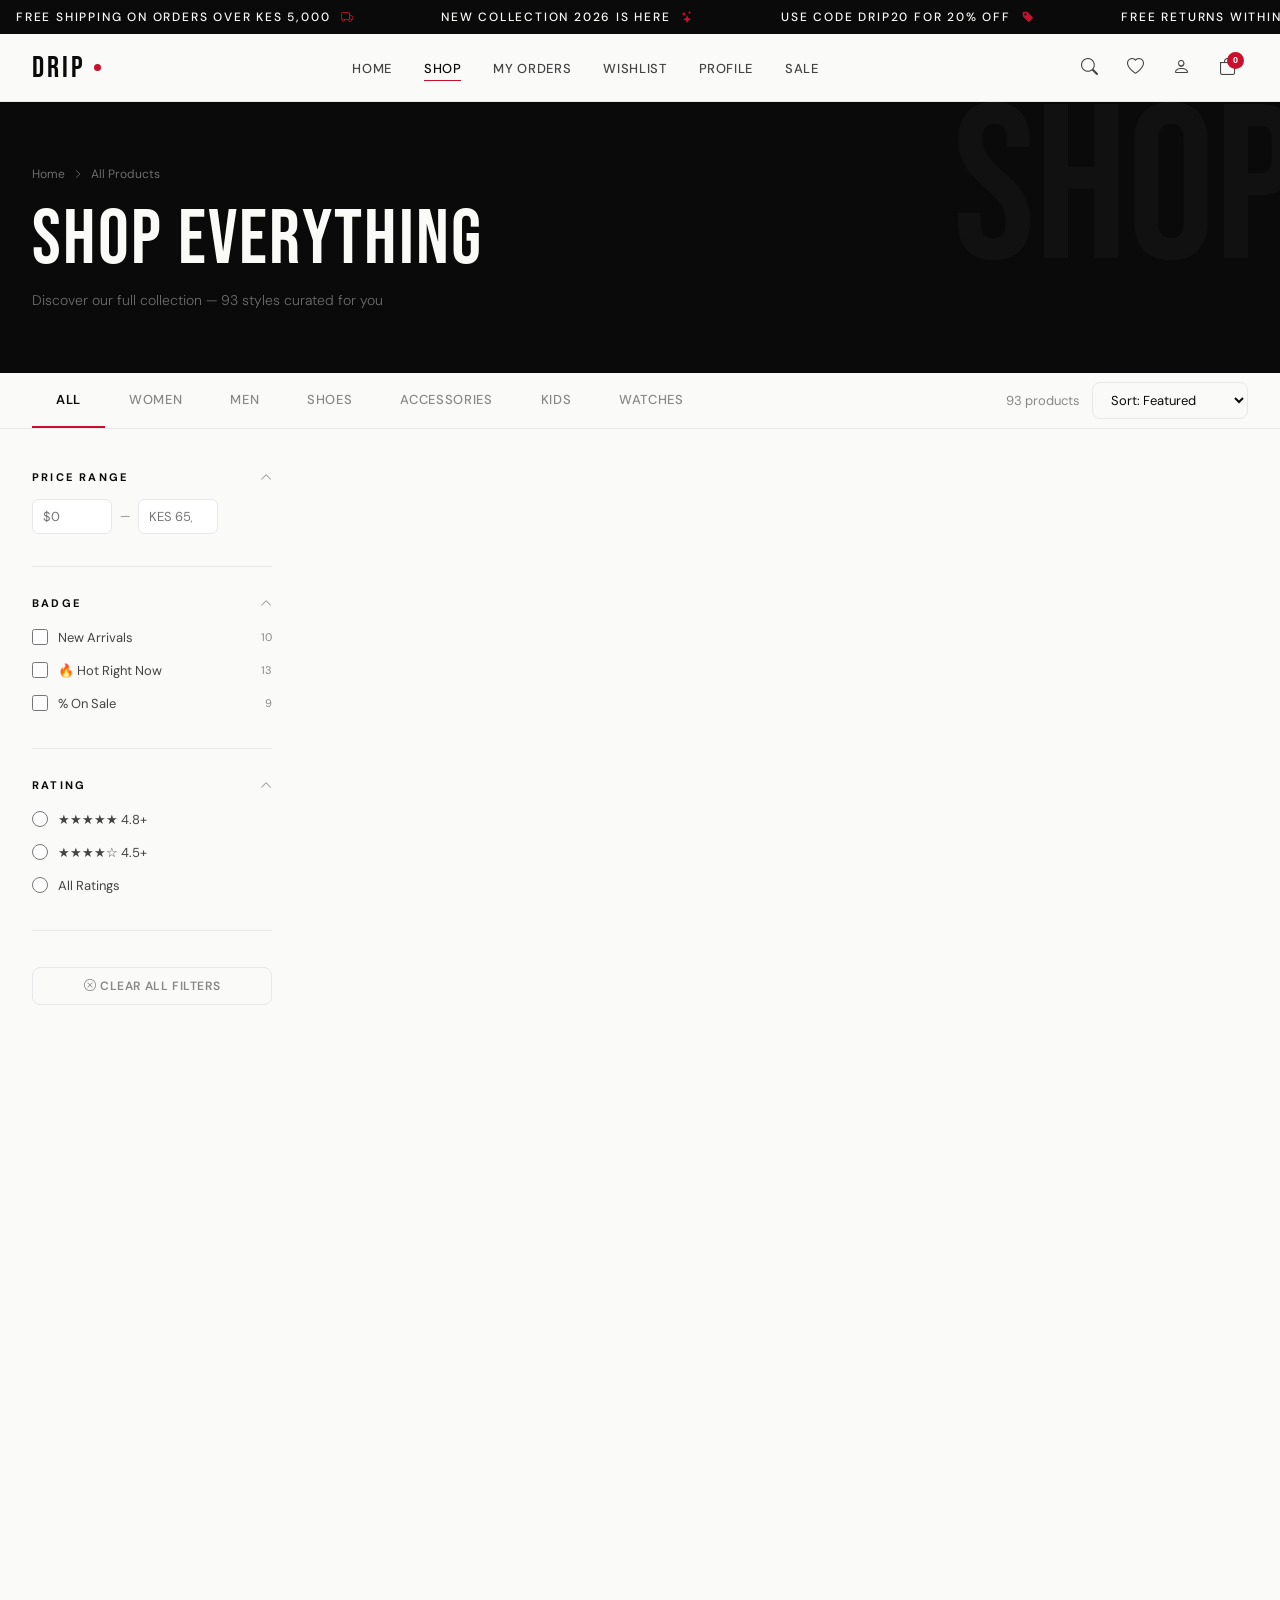
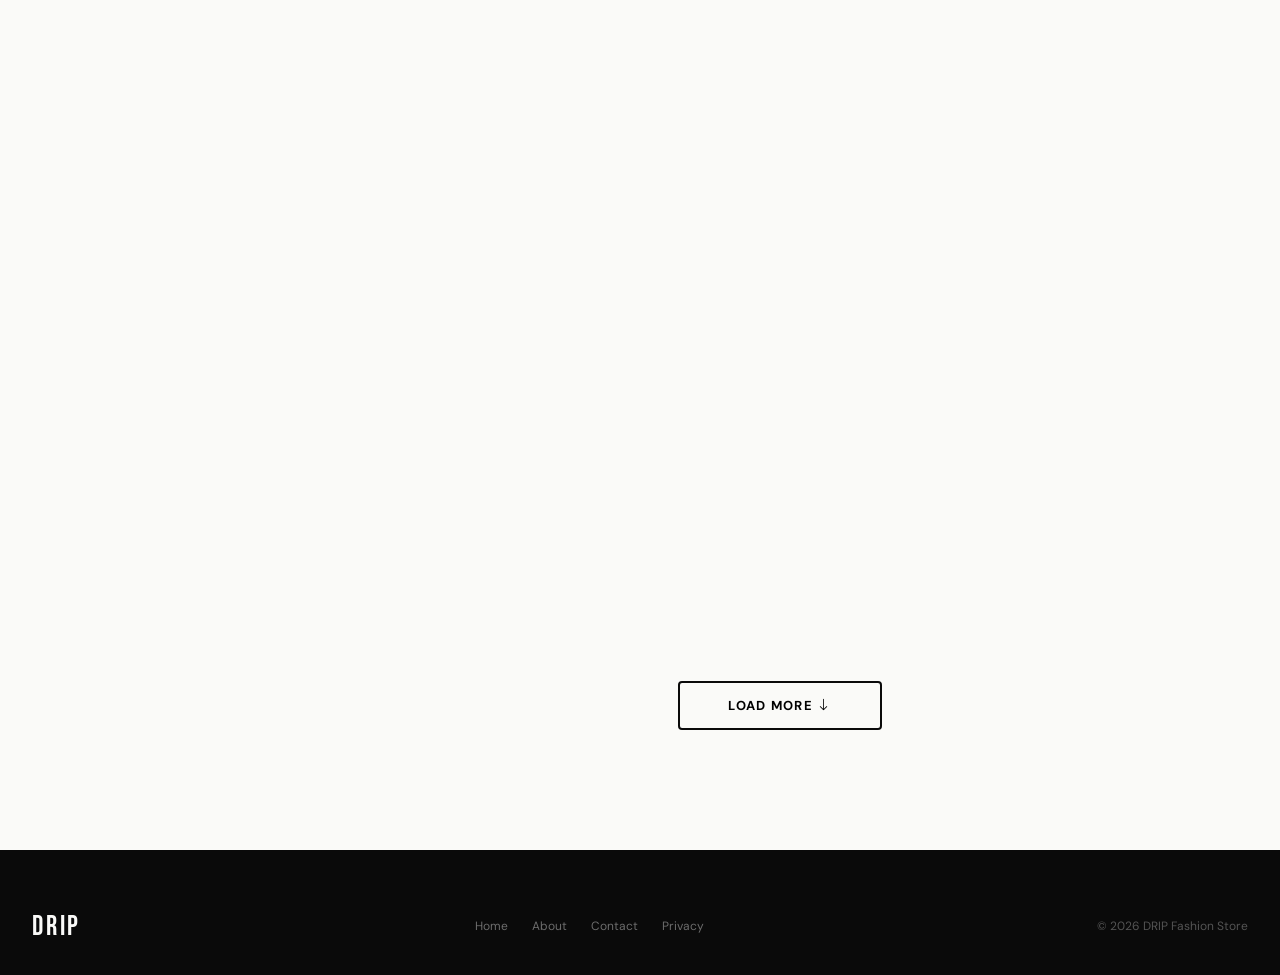
<file: Products.html>
<!DOCTYPE html>
<html lang="en">
<head>
  <meta charset="UTF-8"/>
  <meta name="viewport" content="width=device-width, initial-scale=1.0"/>
  <title>DRIP — Shop All</title>
  <link href="https://fonts.googleapis.com/css2?family=Bebas+Neue&family=DM+Sans:ital,wght@0,300;0,400;0,500;0,600;1,300&family=Playfair+Display:ital,wght@1,400;1,700&display=swap" rel="stylesheet"/>
  <link href="https://cdn.jsdelivr.net/npm/bootstrap-icons@1.11.0/font/bootstrap-icons.css" rel="stylesheet"/>
  <style>
    *, *::before, *::after { box-sizing: border-box; margin: 0; padding: 0; }
    :root {
      --black: #0a0a0a;
      --white: #fafaf8;
      --cream: #f5f0e8;
      --red: #c8102e;
      --red-dark: #9e0c24;
      --gray-100: #f4f4f4;
      --gray-200: #e8e8e8;
      --gray-500: #888;
      --gray-700: #444;
      --gold: #c9a84c;
      --nav-h: 68px;
    }
    html { scroll-behavior: smooth; }
    body { font-family: 'DM Sans', sans-serif; background: var(--white); color: var(--black); overflow-x: hidden; }

    /* ===== ANNOUNCE ===== */
    .announce-bar { background: var(--black); color: var(--white); text-align: center; font-size: 12px; font-weight: 500; letter-spacing: 0.15em; text-transform: uppercase; padding: 9px 16px; overflow: hidden; }
    .announce-track { display: flex; gap: 80px; width: max-content; animation: marquee 28s linear infinite; }
    .announce-track span { white-space: nowrap; }
    .announce-track span i { color: var(--red); margin: 0 6px; }
    @keyframes marquee { from{transform:translateX(0)} to{transform:translateX(-50%)} }

    /* ===== NAVBAR ===== */
    nav { position: sticky; top: 0; z-index: 100; background: rgba(250,250,248,0.95); backdrop-filter: blur(12px); border-bottom: 1px solid var(--gray-200); height: var(--nav-h); display: flex; align-items: center; }
    .nav-inner { width: 100%; max-width: 1400px; margin: 0 auto; padding: 0 32px; display: flex; align-items: center; justify-content: space-between; }
    .nav-logo { font-family: 'Bebas Neue', sans-serif; font-size: 30px; letter-spacing: 0.1em; color: var(--black); text-decoration: none; display: flex; align-items: center; gap: 8px; }
    .nav-logo-dot { width: 7px; height: 7px; border-radius: 50%; background: var(--red); animation: pulse 2s infinite; }
    @keyframes pulse { 0%,100%{transform:scale(1);opacity:1} 50%{transform:scale(1.5);opacity:.6} }
    .nav-links { display: flex; gap: 32px; list-style: none; }
    .nav-links a { font-size: 13px; font-weight: 500; letter-spacing: 0.05em; text-decoration: none; color: var(--gray-700); text-transform: uppercase; transition: color .2s; position: relative; padding-bottom: 2px; }
    .nav-links a::after { content: ''; position: absolute; bottom: -2px; left: 0; width: 0; height: 1.5px; background: var(--red); transition: width .25s; }
    .nav-links a:hover, .nav-links a.active { color: var(--black); }
    .nav-links a:hover::after, .nav-links a.active::after { width: 100%; }
    .nav-actions { display: flex; align-items: center; gap: 6px; }
    .nav-icon-btn { width: 40px; height: 40px; border-radius: 50%; border: none; background: none; cursor: pointer; display: flex; align-items: center; justify-content: center; font-size: 17px; color: var(--gray-700); transition: all .2s; position: relative; }
    .nav-icon-btn:hover { background: var(--gray-100); color: var(--black); }
    .cart-badge { position: absolute; top: 4px; right: 4px; width: 17px; height: 17px; border-radius: 50%; background: var(--red); color: #fff; font-size: 9px; font-weight: 700; display: flex; align-items: center; justify-content: center; }
    .user-greeting { display: none; align-items: center; gap: 6px; font-size: 13px; font-weight: 500; }
    .user-greeting.visible { display: flex; }
    .logout-btn { padding: 6px 14px; border-radius: 20px; border: 1.5px solid var(--gray-200); background: none; font-size: 12px; font-weight: 600; cursor: pointer; color: var(--gray-700); transition: all .2s; display: none; }
    .logout-btn:hover { border-color: var(--red); color: var(--red); }

    /* ===== PAGE HERO ===== */
    .page-hero {
      background: var(--black);
      padding: 64px 32px;
      position: relative;
      overflow: hidden;
    }
    .page-hero::before {
      content: 'SHOP';
      position: absolute; right: -20px; top: -20px;
      font-family: 'Bebas Neue', sans-serif;
      font-size: 220px; color: rgba(255,255,255,0.03);
      line-height: 1; pointer-events: none;
    }
    .page-hero-inner { max-width: 1400px; margin: 0 auto; position: relative; z-index: 1; }
    .breadcrumb { display: flex; align-items: center; gap: 8px; font-size: 12px; color: rgba(255,255,255,0.4); margin-bottom: 20px; }
    .breadcrumb a { color: rgba(255,255,255,0.4); text-decoration: none; transition: color .2s; }
    .breadcrumb a:hover { color: var(--white); }
    .breadcrumb i { font-size: 10px; }
    .page-hero-title { font-family: 'Bebas Neue', sans-serif; font-size: clamp(48px, 6vw, 80px); letter-spacing: 0.03em; color: var(--white); line-height: 1; }
    .page-hero-title em { font-family: 'Playfair Display', serif; font-style: italic; color: var(--cream); }
    .page-hero-sub { font-size: 14px; color: rgba(255,255,255,0.4); margin-top: 12px; font-weight: 300; }

    /* ===== FILTER TABS ===== */
    .filter-tabs-wrap { background: var(--white); border-bottom: 1px solid var(--gray-200); position: sticky; top: var(--nav-h); z-index: 90; }
    .filter-tabs-inner { max-width: 1400px; margin: 0 auto; padding: 0 32px; display: flex; align-items: center; justify-content: space-between; gap: 20px; overflow-x: auto; }
    .category-tabs { display: flex; gap: 0; }
    .cat-tab { padding: 18px 24px; border: none; background: none; font-family: 'DM Sans', sans-serif; font-size: 13px; font-weight: 500; letter-spacing: 0.05em; text-transform: uppercase; color: var(--gray-500); cursor: pointer; border-bottom: 2.5px solid transparent; transition: all .2s; white-space: nowrap; }
    .cat-tab:hover { color: var(--black); }
    .cat-tab.active { color: var(--black); border-bottom-color: var(--red); font-weight: 600; }
    .filter-right { display: flex; align-items: center; gap: 12px; flex-shrink: 0; }
    .sort-select { padding: 8px 14px; border: 1.5px solid var(--gray-200); border-radius: 8px; font-family: 'DM Sans', sans-serif; font-size: 13px; color: var(--black); background: var(--white); cursor: pointer; outline: none; }
    .sort-select:focus { border-color: var(--black); }
    .results-count { font-size: 13px; color: var(--gray-500); white-space: nowrap; }

    /* ===== MAIN LAYOUT ===== */
    .shop-layout { max-width: 1400px; margin: 0 auto; padding: 40px 32px; display: grid; grid-template-columns: 240px 1fr; gap: 40px; }

    /* ===== SIDEBAR FILTERS ===== */
    .sidebar { position: sticky; top: calc(var(--nav-h) + 57px); height: fit-content; }
    .filter-group { margin-bottom: 32px; }
    .filter-title { font-size: 11px; font-weight: 700; letter-spacing: 0.2em; text-transform: uppercase; color: var(--black); margin-bottom: 14px; display: flex; justify-content: space-between; align-items: center; cursor: pointer; }
    .filter-title i { font-size: 12px; color: var(--gray-500); transition: transform .2s; }
    .filter-title.open i { transform: rotate(180deg); }
    .filter-options { display: flex; flex-direction: column; gap: 8px; }
    .filter-check { display: flex; align-items: center; gap: 10px; cursor: pointer; padding: 4px 0; }
    .filter-check input { width: 16px; height: 16px; accent-color: var(--red); cursor: pointer; }
    .filter-check-label { font-size: 13px; color: var(--gray-700); flex: 1; }
    .filter-check-count { font-size: 11px; color: var(--gray-500); }
    .price-range { margin-top: 8px; }
    .price-inputs { display: flex; gap: 8px; align-items: center; }
    .price-input { width: 80px; padding: 8px 10px; border: 1.5px solid var(--gray-200); border-radius: 6px; font-family: 'DM Sans', sans-serif; font-size: 13px; outline: none; }
    .price-input:focus { border-color: var(--black); }
    .price-sep { font-size: 12px; color: var(--gray-500); }
    .clear-filters { width: 100%; padding: 10px; border: 1.5px solid var(--gray-200); border-radius: 8px; background: none; font-family: 'DM Sans', sans-serif; font-size: 12px; font-weight: 600; letter-spacing: 0.05em; text-transform: uppercase; cursor: pointer; color: var(--gray-500); transition: all .2s; margin-top: 8px; }
    .clear-filters:hover { border-color: var(--red); color: var(--red); }
    .filter-divider { height: 1px; background: var(--gray-200); margin-bottom: 28px; }

    /* ===== PRODUCTS GRID ===== */
    .products-area { }
    .active-filters { display: flex; gap: 8px; flex-wrap: wrap; margin-bottom: 20px; }
    .filter-pill { display: flex; align-items: center; gap: 6px; padding: 6px 12px; background: var(--black); color: #fff; border-radius: 20px; font-size: 11px; font-weight: 600; letter-spacing: 0.05em; }
    .filter-pill button { background: none; border: none; color: rgba(255,255,255,0.6); cursor: pointer; font-size: 12px; padding: 0; line-height: 1; }
    .filter-pill button:hover { color: #fff; }

    .products-grid { display: grid; grid-template-columns: repeat(3, 1fr); gap: 24px; }
    .product-card { border-radius: 12px; overflow: hidden; background: var(--white); cursor: pointer; transition: all .3s; position: relative; border: 1px solid var(--gray-100); }
    .product-card:hover { transform: translateY(-6px); box-shadow: 0 20px 60px rgba(0,0,0,0.1); border-color: transparent; }
    .product-card:hover .product-actions { opacity: 1; transform: translateY(0); }
    .product-img { height: 260px; display: flex; align-items: center; justify-content: center; font-size: 72px; position: relative; overflow: hidden; }
    .product-img img { width:100%; height:100%; object-fit:cover; transition:transform .4s ease; position:absolute; top:0; left:0; }
    .product-card:hover .product-img img { transform:scale(1.06); }
    .product-badge { position: absolute; top: 12px; left: 12px; font-size: 10px; font-weight: 700; letter-spacing: 0.08em; text-transform: uppercase; padding: 4px 10px; border-radius: 4px; }
    .badge-new  { background: var(--black); color: var(--white); }
    .badge-hot  { background: var(--red); color: var(--white); }
    .badge-sale { background: var(--gold); color: var(--white); }
    .wishlist-btn { position: absolute; top: 12px; right: 12px; width: 34px; height: 34px; border-radius: 50%; background: var(--white); border: none; cursor: pointer; font-size: 15px; display: flex; align-items: center; justify-content: center; color: var(--gray-500); transition: all .2s; box-shadow: 0 2px 8px rgba(0,0,0,0.1); }
    .wishlist-btn:hover, .wishlist-btn.active { color: var(--red); }
    .product-actions { position: absolute; bottom: 0; left: 0; right: 0; background: var(--black); padding: 14px 16px; display: flex; gap: 8px; opacity: 0; transform: translateY(10px); transition: all .25s; }
    .action-btn { flex: 1; padding: 10px; border: none; border-radius: 6px; font-family: 'DM Sans', sans-serif; font-size: 12px; font-weight: 600; letter-spacing: 0.05em; cursor: pointer; transition: all .2s; }
    .action-btn-primary { background: var(--red); color: #fff; }
    .action-btn-primary:hover { background: var(--red-dark); }
    .action-btn-outline { background: rgba(255,255,255,0.1); color: #fff; border: 1px solid rgba(255,255,255,0.2); }
    .action-btn-outline:hover { background: rgba(255,255,255,0.2); }
    .product-info { padding: 16px 18px 20px; }
    .product-category { font-size: 10px; font-weight: 600; letter-spacing: 0.15em; text-transform: uppercase; color: var(--gray-500); margin-bottom: 5px; }
    .product-name { font-size: 15px; font-weight: 600; color: var(--black); margin-bottom: 6px; }
    .product-rating { display: flex; align-items: center; gap: 4px; margin-bottom: 10px; }
    .stars { color: var(--gold); font-size: 11px; }
    .rating-count { font-size: 11px; color: var(--gray-500); }
    .product-price { display: flex; align-items: center; gap: 8px; }
    .price-main { font-size: 18px; font-weight: 700; color: var(--black); }
    .price-old { font-size: 13px; color: var(--gray-500); text-decoration: line-through; }

    /* No results */
    .no-results { grid-column: 1/-1; text-align: center; padding: 80px 0; color: var(--gray-500); }
    .no-results i { font-size: 48px; margin-bottom: 16px; display: block; }
    .no-results h3 { font-size: 20px; font-weight: 600; color: var(--black); margin-bottom: 8px; }

    /* Load more */
    .load-more-wrap { text-align: center; margin-top: 48px; }
    .load-more-btn { padding: 14px 48px; background: none; border: 2px solid var(--black); border-radius: 4px; font-family: 'DM Sans', sans-serif; font-size: 13px; font-weight: 700; letter-spacing: 0.1em; text-transform: uppercase; cursor: pointer; transition: all .2s; }
    .load-more-btn:hover { background: var(--black); color: var(--white); }

    /* ===== CART SIDEBAR ===== */
    .cart-overlay { position: fixed; inset: 0; background: rgba(0,0,0,0.5); z-index: 200; opacity: 0; pointer-events: none; transition: opacity .3s; }
    .cart-overlay.open { opacity: 1; pointer-events: all; }
    .cart-sidebar { position: fixed; top: 0; right: 0; bottom: 0; width: 420px; background: var(--white); z-index: 201; transform: translateX(100%); transition: transform .35s cubic-bezier(.4,0,.2,1); display: flex; flex-direction: column; }
    .cart-sidebar.open { transform: translateX(0); }
    .cart-header { padding: 24px 28px; border-bottom: 1px solid var(--gray-200); display: flex; justify-content: space-between; align-items: center; }
    .cart-title { font-family: 'Bebas Neue', sans-serif; font-size: 28px; letter-spacing: 0.05em; }
    .cart-close { width: 36px; height: 36px; border-radius: 50%; border: 1.5px solid var(--gray-200); background: none; cursor: pointer; font-size: 16px; display: flex; align-items: center; justify-content: center; transition: all .2s; }
    .cart-close:hover { border-color: var(--black); }
    .cart-items { flex: 1; overflow-y: auto; padding: 20px 28px; }
    .cart-empty { text-align: center; padding: 60px 0; color: var(--gray-500); }
    .cart-empty i { font-size: 48px; margin-bottom: 16px; display: block; }
    .cart-item { display: flex; gap: 16px; padding: 16px 0; border-bottom: 1px solid var(--gray-100); }
    .cart-item-emoji { width: 72px; height: 72px; background: var(--gray-100); border-radius: 10px; display: flex; align-items: center; justify-content: center; font-size: 32px; flex-shrink: 0; }
    .cart-item-info { flex: 1; }
    .cart-item-name { font-size: 14px; font-weight: 600; margin-bottom: 4px; }
    .cart-item-price { font-size: 15px; font-weight: 700; color: var(--red); }
    .cart-item-qty { display: flex; align-items: center; gap: 10px; margin-top: 8px; }
    .qty-btn { width: 26px; height: 26px; border-radius: 50%; border: 1.5px solid var(--gray-200); background: none; cursor: pointer; font-size: 14px; display: flex; align-items: center; justify-content: center; transition: all .2s; }
    .qty-btn:hover { border-color: var(--black); background: var(--black); color: #fff; }
    .qty-num { font-size: 14px; font-weight: 600; min-width: 20px; text-align: center; }
    .cart-footer { padding: 20px 28px; border-top: 1px solid var(--gray-200); }
    .cart-subtotal { display: flex; justify-content: space-between; align-items: center; font-size: 15px; font-weight: 600; margin-bottom: 16px; }
    .cart-checkout-btn { width: 100%; padding: 16px; background: var(--black); color: #fff; border: none; border-radius: 8px; font-family: 'DM Sans', sans-serif; font-size: 14px; font-weight: 700; letter-spacing: 0.08em; text-transform: uppercase; cursor: pointer; transition: background .2s; }
    .cart-checkout-btn:hover { background: var(--red); }

    /* ===== FOOTER ===== */
    footer { background: var(--black); color: var(--white); padding: 60px 32px 32px; margin-top: 80px; }
    .footer-inner { max-width: 1400px; margin: 0 auto; display: flex; justify-content: space-between; align-items: center; flex-wrap: wrap; gap: 24px; }
    .footer-logo { font-family: 'Bebas Neue', sans-serif; font-size: 28px; letter-spacing: 0.1em; }
    .footer-copy { font-size: 12px; color: rgba(255,255,255,0.3); }
    .footer-links-row { display: flex; gap: 24px; }
    .footer-links-row a { font-size: 12px; color: rgba(255,255,255,0.4); text-decoration: none; transition: color .2s; }
    .footer-links-row a:hover { color: var(--white); }

    /* ===== BACK TO TOP ===== */
    .back-top { position: fixed; bottom: 32px; right: 32px; z-index: 99; width: 44px; height: 44px; border-radius: 50%; background: var(--black); color: var(--white); border: none; cursor: pointer; font-size: 18px; display: flex; align-items: center; justify-content: center; opacity: 0; pointer-events: none; transition: all .3s; box-shadow: 0 4px 20px rgba(0,0,0,0.2); }
    .back-top.visible { opacity: 1; pointer-events: all; }
    .back-top:hover { background: var(--red); transform: translateY(-3px); }

    /* ===== RESPONSIVE ===== */
        @media (min-width: 769px) {
      #hamburgerBtn { display: none !important; }
      .mobile-menu { display: none !important; }
      .bottom-nav { display: none !important; }
    }
    @media (max-width: 1024px) {
      .shop-layout { grid-template-columns: 1fr; }
      .sidebar { position: static; }
      .products-grid { grid-template-columns: repeat(3, 1fr); }
    }
    @media (max-width: 768px) {
      #hamburgerBtn { display: flex !important; }
      .nav-links, ul.nav-links { display: none !important; }
      .nav-links { display: none; }
      .shop-layout { padding: 24px 16px; }
      .products-grid { grid-template-columns: repeat(2, 1fr); gap: 16px; }
      .cart-sidebar { width: 100%; }
      .filter-tabs-inner { padding: 0 16px; }
    }
    @media (max-width: 480px) {
      .products-grid { grid-template-columns: repeat(2, 1fr); gap: 12px; }
      .product-img { height: 180px; font-size: 48px; }
    }
  
    body { animation: pageIn .35s ease both; }
    @keyframes pageIn { from { opacity:0; transform:translateY(10px); } to { opacity:1; transform:translateY(0); } }
    .reveal { opacity:0; transform:translateY(28px); transition: opacity .55s ease, transform .55s ease; }
    .reveal.visible { opacity:1; transform:translateY(0); }
    .mobile-menu { position:fixed; inset:0; z-index:500; background:#0a0a0a; display:flex; flex-direction:column; padding:80px 32px 40px; transform:translateX(100%); transition:transform .35s cubic-bezier(0.22,1,0.36,1); }
    .mobile-menu.open { transform:translateX(0); }
    .mobile-menu-link { font-family:'Bebas Neue',sans-serif; font-size:40px; letter-spacing:0.06em; color:#fff; text-decoration:none; padding:12px 0; border-bottom:1px solid rgba(255,255,255,0.08); display:flex; align-items:center; justify-content:space-between; transition:color .2s; }
    .mobile-menu-link:hover { color:#b8942a; }
    .mobile-menu-close { position:absolute; top:20px; right:20px; background:none; border:none; color:#fff; font-size:28px; cursor:pointer; }
    .bottom-nav { display:none; position:fixed; bottom:0; left:0; right:0; z-index:300; background:#fff; border-top:1px solid #e8e8e8; padding:8px 0 max(8px,env(safe-area-inset-bottom)); box-shadow:0 -4px 20px rgba(0,0,0,0.08); }
    .bottom-nav-inner { display:flex; justify-content:space-around; align-items:center; }
    .bottom-nav-item { display:flex; flex-direction:column; align-items:center; gap:3px; color:#888; text-decoration:none; font-size:10px; font-weight:600; letter-spacing:0.05em; padding:4px 8px; transition:color .2s; background:none; border:none; cursor:pointer; font-family:'DM Sans',sans-serif; }
    .bottom-nav-item i { font-size:20px; }
    .bottom-nav-item.active { color:#0a0a0a; }
    .bottom-nav-item.active i { color:#c8102e; }
  </style>
</head>
<body>

<!-- Announce -->
<div class="announce-bar">
  <div class="announce-track">
    <span>Free shipping on orders over KES 5,000 <i class="bi bi-truck"></i></span>
    <span>New Collection 2026 is here <i class="bi bi-stars"></i></span>
    <span>Use code DRIP20 for 20% off <i class="bi bi-tag-fill"></i></span>
    <span>Free returns within 30 days <i class="bi bi-arrow-return-left"></i></span>
    <span>Free shipping on orders over KES 5,000 <i class="bi bi-truck"></i></span>
    <span>New Collection 2026 is here <i class="bi bi-stars"></i></span>
    <span>Use code DRIP20 for 20% off <i class="bi bi-tag-fill"></i></span>
    <span>Free returns within 30 days <i class="bi bi-arrow-return-left"></i></span>
  </div>
</div>

<!-- Navbar -->
<nav>
  <div class="nav-inner">
    <a href="index.html" class="nav-logo">DRIP <span class="nav-logo-dot"></span></a>
    <ul class="nav-links">
      <li><a href="shop.html">Home</a></li>
      <li><a href="products.html" class="active">Shop</a></li>
      <li><a href="orders.html">My Orders</a></li>
      <li><a href="wishlist.html">Wishlist</a></li>
      <li><a href="profile.html">Profile</a></li>
      <li><a href="products.html?badge=sale">Sale</a></li>
    </ul>
    <div class="nav-actions">
      <button class="nav-icon-btn" onclick="window.location.href='search.html'"><i class="bi bi-search"></i></button>
      <button class="nav-icon-btn" onclick="window.location.href='wishlist.html'"><i class="bi bi-heart"></i></button>
      <button class="nav-icon-btn" id="authBtn" onclick="window.location.href='index.html'"><i class="bi bi-person"></i></button>
      <button class="nav-icon-btn" id="profileBtn" onclick="window.location.href='profile.html'" style="display:none;" title="My Profile"><i class="bi bi-person-circle"></i></button>
      <span class="user-greeting" id="userGreeting">Hi, <strong id="userFirstName"></strong></span>
      <button class="logout-btn" id="logoutBtn" onclick="handleLogout()">Sign Out</button>
      <button class="nav-icon-btn" onclick="openCart()">
        <i class="bi bi-bag"></i>
        <span class="cart-badge" id="cartCount">0</span>
      </button>
    </div>
  </div>
</nav>

<!-- Page Hero -->
<div class="page-hero">
  <div class="page-hero-inner">
    <div class="breadcrumb">
      <a href="index.html">Home</a>
      <i class="bi bi-chevron-right"></i>
      <span id="breadcrumbCurrent">All Products</span>
    </div>
    <div class="page-hero-title" id="pageTitle">Shop <em>Everything</em></div>
    <div class="page-hero-sub" id="pageSubtitle">Discover our full collection — 32 styles curated for you</div>
  </div>
</div>

<!-- Filter Tabs -->
<div class="filter-tabs-wrap">
  <div class="filter-tabs-inner">
    <div class="category-tabs">
      <button class="cat-tab active" data-cat="All"         onclick="selectCategory('All')">All</button>
      <button class="cat-tab"        data-cat="Women"       onclick="selectCategory('Women')">Women</button>
      <button class="cat-tab"        data-cat="Men"         onclick="selectCategory('Men')">Men</button>
      <button class="cat-tab"        data-cat="Shoes"       onclick="selectCategory('Shoes')">Shoes</button>
      <button class="cat-tab"        data-cat="Accessories" onclick="selectCategory('Accessories')">Accessories</button>
      <button class="cat-tab"        data-cat="Kids"        onclick="selectCategory('Kids')">Kids</button>
      <button class="cat-tab"        data-cat="Watches"     onclick="selectCategory('Watches')">Watches</button>
    </div>
    <div class="filter-right">
      <span class="results-count" id="resultsCount">32 products</span>
      <select class="sort-select" id="sortSelect" onchange="renderProducts()">
        <option value="default">Sort: Featured</option>
        <option value="price-asc">Price: Low to High</option>
        <option value="price-desc">Price: High to Low</option>
        <option value="rating">Top Rated</option>
        <option value="newest">New Arrivals</option>
      </select>
    </div>
  </div>
</div>

<!-- Main Layout -->
<div class="shop-layout">

  <!-- Sidebar -->
  <aside class="sidebar">

    <div class="filter-group">
      <div class="filter-title open" onclick="toggleFilter(this)">
        Price Range <i class="bi bi-chevron-down"></i>
      </div>
      <div class="price-range">
        <div class="price-inputs">
          <input type="number" class="price-input" id="priceMin" placeholder="$0" min="0" onchange="renderProducts()"/>
          <span class="price-sep">—</span>
          <input type="number" class="price-input" id="priceMax" placeholder="KES 65,000" min="0" onchange="renderProducts()"/>
        </div>
      </div>
    </div>

    <div class="filter-divider"></div>

    <div class="filter-group">
      <div class="filter-title open" onclick="toggleFilter(this)">
        Badge <i class="bi bi-chevron-down"></i>
      </div>
      <div class="filter-options">
        <label class="filter-check">
          <input type="checkbox" value="new"  onchange="renderProducts()"/> 
          <span class="filter-check-label">New Arrivals</span>
          <span class="filter-check-count">10</span>
        </label>
        <label class="filter-check">
          <input type="checkbox" value="hot"  onchange="renderProducts()"/>
          <span class="filter-check-label">🔥 Hot Right Now</span>
          <span class="filter-check-count">13</span>
        </label>
        <label class="filter-check">
          <input type="checkbox" value="sale" onchange="renderProducts()"/>
          <span class="filter-check-label">% On Sale</span>
          <span class="filter-check-count">9</span>
        </label>
      </div>
    </div>

    <div class="filter-divider"></div>

    <div class="filter-group">
      <div class="filter-title open" onclick="toggleFilter(this)">
        Rating <i class="bi bi-chevron-down"></i>
      </div>
      <div class="filter-options">
        <label class="filter-check">
          <input type="radio" name="rating" value="4.8" onchange="renderProducts()"/>
          <span class="filter-check-label">★★★★★ 4.8+</span>
        </label>
        <label class="filter-check">
          <input type="radio" name="rating" value="4.5" onchange="renderProducts()"/>
          <span class="filter-check-label">★★★★☆ 4.5+</span>
        </label>
        <label class="filter-check">
          <input type="radio" name="rating" value="0" onchange="renderProducts()"/>
          <span class="filter-check-label">All Ratings</span>
        </label>
      </div>
    </div>

    <div class="filter-divider"></div>

    <button class="clear-filters" onclick="clearAllFilters()">
      <i class="bi bi-x-circle"></i> Clear All Filters
    </button>
  </aside>

  <!-- Products -->
  <div class="products-area">
    <div class="active-filters" id="activeFilters"></div>
    <div class="products-grid" id="productsGrid"></div>
    <div class="load-more-wrap" id="loadMoreWrap" style="display:none;">
      <button class="load-more-btn" onclick="loadMore()">Load More <i class="bi bi-arrow-down"></i></button>
    </div>
  </div>
</div>

<!-- Footer -->
<footer>
  <div class="footer-inner">
    <div class="footer-logo">DRIP</div>
    <div class="footer-links-row">
      <a href="index.html">Home</a>
      <a href="#">About</a>
      <a href="#">Contact</a>
      <a href="#">Privacy</a>
    </div>
    <div class="footer-copy">© 2026 DRIP Fashion Store</div>
  </div>
</footer>

<!-- Cart Sidebar -->
<div class="cart-overlay" id="cartOverlay" onclick="closeCart()"></div>
<div class="cart-sidebar" id="cartSidebar">
  <div class="cart-header">
    <div class="cart-title">Your Bag</div>
    <button class="cart-close" onclick="closeCart()"><i class="bi bi-x-lg"></i></button>
  </div>
  <div class="cart-items" id="cartItems"></div>
  <div class="cart-footer">
    <div class="cart-subtotal">
      <span>Subtotal</span>
      <span id="cartTotal">$0.00</span>
    </div>
    <button class="cart-checkout-btn" onclick="window.location.href='checkout.html'">
      Checkout <i class="bi bi-arrow-right"></i>
    </button>
  </div>
</div>

<button class="back-top" id="backTop" onclick="window.scrollTo({top:0,behavior:'smooth'})">
  <i class="bi bi-arrow-up"></i>
</button>

<script>
/* ===== ALL PRODUCTS ===== */
const ALL_PRODUCTS = [
  // ── WOMEN (20 items) ──────────────────────────────────────────
  {id:1,  name:'Floral Wrap Midi Dress',      brand:'Zara',        category:'Women',       price:11570, oldPrice:15600, badge:'new',  rating:4.8, reviews:234, bg:'#f0d4d0', imageUrl:'/images/floral-wrap-midi-dress.jpg'},
  {id:2,  name:'Wide Leg Linen Trousers',     brand:'H&M',         category:'Women',       price:9360,  oldPrice:12350, badge:'sale', rating:4.6, reviews:189, bg:'#f0ead0', imageUrl:'/images/wide-leg-linen-trousers.jpg'},
  {id:3,  name:'Silk Satin Blouse',           brand:'Zara',        category:'Women',       price:12350, oldPrice:null,  badge:'new',  rating:4.9, reviews:312, bg:'#d0f0d4', imageUrl:'/images/silk-satin-blouse.jpg'},
  {id:4,  name:'Oversized Knit Cardigan',     brand:'Pull&Bear',   category:'Women',       price:14300, oldPrice:18850, badge:'sale', rating:4.7, reviews:156, bg:'#f0e4d0', imageUrl:'/images/oversized-knit-cardigan.jpg'},
  {id:5,  name:'Pleated Mini Skirt',          brand:'Shein',       category:'Women',       price:7540,  oldPrice:null,  badge:'hot',  rating:4.5, reviews:421, bg:'#d4d0f0', imageUrl:'/images/pleated-mini-skirt.jpg'},
  {id:6,  name:'Linen Co-ord Jumpsuit',       brand:'Mango',       category:'Women',       price:17550, oldPrice:null,  badge:'sale', rating:4.8, reviews:201, bg:'#d0d0f0', imageUrl:'/images/linen-coord-jumpsuit.jpg'},
  {id:7,  name:'Boho Floral Maxi Dress',      brand:'ASOS',        category:'Women',       price:10270, oldPrice:13650, badge:'new',  rating:4.7, reviews:178, bg:'#f0d4e8', imageUrl:'/images/boho-floral-maxi-dress.jpg'},
  {id:8,  name:'Power Shoulder Blazer Dress', brand:'Zara',        category:'Women',       price:20540, oldPrice:27300, badge:'hot',  rating:4.9, reviews:523, bg:'#e8d0f0', imageUrl:'/images/power-shoulder-blazer-dress.jpg'},
  {id:9,  name:'Ribbed Bodycon Mini Dress',   brand:'PrettyLittleThing', category:'Women', price:8580,  oldPrice:11440, badge:'new',  rating:4.6, reviews:367, bg:'#f0d0d8', imageUrl:'/images/ribbed-bodycon-mini-dress.jpg'},
  {id:10, name:'Satin Slip Evening Dress',    brand:'ASOS',        category:'Women',       price:15470, oldPrice:19890, badge:'hot',  rating:4.8, reviews:289, bg:'#d0e8f0', imageUrl:'/images/satin-slip-evening-dress.jpg'},
  {id:11, name:'Cropped Denim Jacket',        brand:'Levi\'s',     category:'Women',       price:16900, oldPrice:22100, badge:'new',  rating:4.7, reviews:198, bg:'#d0d8f0', imageUrl:'/images/cropped-denim-jacket-women.jpg'},
  {id:12, name:'High Waist Mom Jeans',        brand:'Levi\'s',     category:'Women',       price:13520, oldPrice:17550, badge:'sale', rating:4.8, reviews:445, bg:'#d4e0f0', imageUrl:'/images/high-waist-mom-jeans.jpg'},
  {id:13, name:'Printed Wrap Blouse',         brand:'H&M',         category:'Women',       price:8190,  oldPrice:null,  badge:'new',  rating:4.5, reviews:132, bg:'#f0e8d0', imageUrl:'/images/printed-wrap-blouse.jpg'},
  {id:14, name:'Velvet Midi Slip Dress',      brand:'Zara',        category:'Women',       price:18200, oldPrice:23400, badge:'hot',  rating:4.9, reviews:312, bg:'#e8d0f0', imageUrl:'/images/velvet-midi-slip-dress.jpg'},
  {id:15, name:'Trench Coat Classic',         brand:'Burberry',    category:'Women',       price:45500, oldPrice:58500, badge:'sale', rating:4.9, reviews:187, bg:'#e8e0d0', imageUrl:'/images/trench-coat-classic.jpg'},
  {id:16, name:'Corset Top Bralette',         brand:'Shein',       category:'Women',       price:5720,  oldPrice:7800,  badge:'hot',  rating:4.4, reviews:567, bg:'#f0d0e8', imageUrl:'/images/corset-top-bralette.jpg'},
  {id:17, name:'Campus Oversized Hoodie',     brand:'Champion',    category:'Women',       price:9100,  oldPrice:12350, badge:'new',  rating:4.7, reviews:423, bg:'#d8f0d0', imageUrl:'/images/campus-oversized-hoodie.jpg'},
  {id:18, name:'Leather Mini Skirt',          brand:'Zara',        category:'Women',       price:12870, oldPrice:16900, badge:'hot',  rating:4.8, reviews:234, bg:'#2a2a2a', imageUrl:'/images/pleated-mini-skirt.jpg'},
  {id:19, name:'Printed Maxi Wrap Skirt',     brand:'Mango',       category:'Women',       price:10920, oldPrice:null,  badge:'new',  rating:4.6, reviews:156, bg:'#f0e0d4', imageUrl:'/images/printed-maxi-wrap-skirt.jpg'},
  {id:20, name:'Puffer Quilted Jacket',       brand:'The North Face', category:'Women',    price:28600, oldPrice:36400, badge:'sale', rating:4.9, reviews:389, bg:'#d0e8f0', imageUrl:'/images/puffer-quilted-jacket-women.jpg'},

  // ── MEN (20 items) ───────────────────────────────────────────
  {id:21, name:'Slim Fit Chino Trousers',     brand:'Zara Man',    category:'Men',         price:11050, oldPrice:14300, badge:'sale', rating:4.7, reviews:298, bg:'#e0d8c8', imageUrl:'/images/slim-fit-chino-trousers.jpg'},
  {id:22, name:'Oxford Button-Down Shirt',    brand:'Ralph Lauren', category:'Men',        price:8840,  oldPrice:null,  badge:'new',  rating:4.8, reviews:356, bg:'#d4e4f0', imageUrl:'/images/oxford-button-down-shirt.jpg'},
  {id:23, name:'Premium Leather Jacket',      brand:'AllSaints',   category:'Men',         price:38350, oldPrice:49400, badge:'hot',  rating:4.9, reviews:421, bg:'#2a2a2a', imageUrl:'/images/premium-leather-jacket.jpg'},
  {id:24, name:'Merino Wool Crew Sweater',    brand:'Uniqlo',      category:'Men',         price:16640, oldPrice:21450, badge:'sale', rating:4.8, reviews:267, bg:'#e8e0d4', imageUrl:'/images/merino-wool-crew-sweater.jpg'},
  {id:25, name:'Cargo Utility Shorts',        brand:'Carhartt',    category:'Men',         price:8060,  oldPrice:10400, badge:'new',  rating:4.6, reviews:189, bg:'#d8e8d4', imageUrl:'/images/cargo-utility-shorts.jpg'},
  {id:26, name:'Linen Summer Shirt',          brand:'Zara Man',    category:'Men',         price:10140, oldPrice:13000, badge:'sale', rating:4.7, reviews:234, bg:'#f0ead4', imageUrl:'/images/linen-summer-shirt.jpg'},
  {id:27, name:'Classic Denim Jacket',        brand:'Levi\'s',     category:'Men',         price:18850, oldPrice:24700, badge:'hot',  rating:4.8, reviews:312, bg:'#c8d8e8', imageUrl:'/images/classic-denim-jacket-men.jpg'},
  {id:28, name:'Tech Fleece Track Suit',      brand:'Nike',        category:'Men',         price:21840, oldPrice:28600, badge:'new',  rating:4.9, reviews:567, bg:'#1a1a2a', imageUrl:'/images/tech-fleece-track-suit.jpg'},
  {id:29, name:'2-Piece Business Suit',       brand:'Hugo Boss',   category:'Men',         price:65000, oldPrice:84500, badge:'hot',  rating:4.9, reviews:189, bg:'#2a2a38', imageUrl:'/images/2-piece-business-suit.jpg'},
  {id:30, name:'Slim Fit Tuxedo Suit',        brand:'Calvin Klein', category:'Men',        price:72800, oldPrice:91000, badge:'new',  rating:4.9, reviews:134, bg:'#1a1a1a', imageUrl:'/images/wide-leg-linen-trousers.jpg'},
  {id:31, name:'Campus Graphic Hoodie',       brand:'Adidas',      category:'Men',         price:9750,  oldPrice:13000, badge:'hot',  rating:4.7, reviews:678, bg:'#1a2a4a', imageUrl:'/images/campus-oversized-hoodie.jpg'},
  {id:32, name:'Oversized Streetwear Tee',    brand:'Supreme',     category:'Men',         price:7150,  oldPrice:null,  badge:'new',  rating:4.6, reviews:423, bg:'#f5f5f5', imageUrl:'/images/oversized-streetwear-tee.jpg'},
  {id:33, name:'Slim Chino Suit Trousers',    brand:'Hugo Boss',   category:'Men',         price:18200, oldPrice:23400, badge:'sale', rating:4.8, reviews:156, bg:'#3a3a48', imageUrl:'/images/slim-chino-suit-trousers.jpg'},
  {id:34, name:'Puffer Down Jacket',          brand:'The North Face', category:'Men',      price:32500, oldPrice:42250, badge:'sale', rating:4.9, reviews:345, bg:'#1a1a2a', imageUrl:'/images/puffer-down-jacket-men.jpg'},
  {id:35, name:'Campus Jogger Pants',         brand:'Adidas',      category:'Men',         price:8450,  oldPrice:11050, badge:'new',  rating:4.7, reviews:512, bg:'#2a3a2a', imageUrl:'/images/campus-jogger-pants.jpg'},
  {id:36, name:'Flannel Check Overshirt',     brand:'Carhartt',    category:'Men',         price:12350, oldPrice:16250, badge:'hot',  rating:4.7, reviews:289, bg:'#4a2a2a', imageUrl:'/images/flannel-check-overshirt.jpg'},
  {id:37, name:'Polo Shirt Classic Fit',      brand:'Ralph Lauren', category:'Men',        price:10400, oldPrice:13520, badge:'sale', rating:4.8, reviews:478, bg:'#d4e8f0', imageUrl:'/images/polo-shirt-classic-fit.jpg'},
  {id:38, name:'Washed Denim Jeans',          brand:'Levi\'s',     category:'Men',         price:15470, oldPrice:20150, badge:'new',  rating:4.8, reviews:623, bg:'#3a4a5a', imageUrl:'/images/washed-denim-jeans.jpg'},
  {id:39, name:'Bomber Flight Jacket',        brand:'Alpha Industries', category:'Men',    price:24700, oldPrice:31850, badge:'hot',  rating:4.9, reviews:267, bg:'#2a3a1a', imageUrl:'/images/bomber-flight-jacket.jpg'},
  {id:40, name:'Formal Dress Shirt White',    brand:'Calvin Klein', category:'Men',        price:9100,  oldPrice:11700, badge:'sale', rating:4.7, reviews:334, bg:'#f5f5f5', imageUrl:'/images/oxford-button-down-shirt.jpg'},

  // ── SHOES (18 items) ────────────────────────────────────────
  {id:41, name:'Adidas Forum Low Sneakers',   brand:'Adidas',      category:'Shoes',       price:14300, oldPrice:18200, badge:'hot',  rating:4.8, reviews:789, bg:'#f5f5f5', imageUrl:'/images/adidas-forum-low.jpg'},
  {id:42, name:'Nike Air Force 1 White',      brand:'Nike',        category:'Shoes',       price:16250, oldPrice:20800, badge:'hot',  rating:4.9, reviews:1234,bg:'#f5f5f5', imageUrl:'/images/nike-air-force-1.jpg'},
  {id:43, name:'Adidas Stan Smith',           brand:'Adidas',      category:'Shoes',       price:13000, oldPrice:16900, badge:'sale', rating:4.8, reviews:956, bg:'#f5f5f5', imageUrl:'/images/adidas-stan-smith.jpg'},
  {id:44, name:'Nike Air Max 270',            brand:'Nike',        category:'Shoes',       price:22100, oldPrice:28600, badge:'new',  rating:4.9, reviews:678, bg:'#1a1a1a', imageUrl:'/images/nike-air-max-270.jpg'},
  {id:45, name:'Chelsea Ankle Boots',         brand:'Dr. Martens', category:'Shoes',       price:25350, oldPrice:32500, badge:'hot',  rating:4.8, reviews:445, bg:'#2a1a0a', imageUrl:'/images/chelsea-ankle-boots.jpg'},
  {id:46, name:'Platform Block Heel Sandals', brand:'Steve Madden',category:'Shoes',       price:12350, oldPrice:15990, badge:'new',  rating:4.6, reviews:312, bg:'#e8d4c0', imageUrl:'/images/platform-block-heel-sandals.jpg'},
  {id:47, name:'New Balance 574 Classic',     brand:'New Balance', category:'Shoes',       price:17550, oldPrice:22750, badge:'sale', rating:4.8, reviews:534, bg:'#d4d4d4', imageUrl:'/images/adidas-stan-smith.jpg'},
  {id:48, name:'Converse Chuck Taylor High',  brand:'Converse',    category:'Shoes',       price:11700, oldPrice:14950, badge:'hot',  rating:4.7, reviews:892, bg:'#1a1a1a', imageUrl:'/images/converse-chuck-taylor-high.jpg'},
  {id:49, name:'Leather Oxford Dress Shoes',  brand:'Clarks',      category:'Shoes',       price:19500, oldPrice:25350, badge:'sale', rating:4.8, reviews:267, bg:'#3a1a0a', imageUrl:'/images/leather-oxford-dress-shoes.jpg'},
  {id:50, name:'Vans Old Skool Classic',      brand:'Vans',        category:'Shoes',       price:10400, oldPrice:13520, badge:'new',  rating:4.7, reviews:1023,bg:'#1a1a1a', imageUrl:'/images/vans-old-skool-classic.jpg'},
  {id:51, name:'Puma Suede Classic',          brand:'Puma',        category:'Shoes',       price:11050, oldPrice:14300, badge:'hot',  rating:4.6, reviews:445, bg:'#2a1a1a', imageUrl:'/images/puma-suede-classic.jpg'},
  {id:52, name:'Timberland 6-Inch Boots',     brand:'Timberland',  category:'Shoes',       price:26000, oldPrice:33800, badge:'sale', rating:4.9, reviews:623, bg:'#c8a878', imageUrl:'/images/timberland-6inch-boots.jpg'},
  {id:53, name:'Loafer Penny Shoes',          brand:'Gucci',       category:'Shoes',       price:48100, oldPrice:62400, badge:'hot',  rating:4.9, reviews:189, bg:'#2a1a0a', imageUrl:'/images/gucci-horsebit-loafers.jpg'},
  {id:54, name:'Running Sneakers Pro',        brand:'Nike',        category:'Shoes',       price:19500, oldPrice:25350, badge:'new',  rating:4.8, reviews:567, bg:'#1a2a4a', imageUrl:'/images/nike-air-force-1.jpg'},
  {id:55, name:'Adidas Ultraboost 22',        brand:'Adidas',      category:'Shoes',       price:24700, oldPrice:32500, badge:'hot',  rating:4.9, reviews:834, bg:'#f0f0f0', imageUrl:'/images/adidas-forum-low.jpg'},
  {id:56, name:'Slip-On Canvas Shoes',        brand:'Vans',        category:'Shoes',       price:8450,  oldPrice:10920, badge:'sale', rating:4.6, reviews:378, bg:'#e8e8e8', imageUrl:'/images/vans-old-skool-classic.jpg'},
  {id:57, name:'Stiletto Pointed Heels',      brand:'Steve Madden',category:'Shoes',       price:14950, oldPrice:19500, badge:'new',  rating:4.7, reviews:234, bg:'#1a0a0a', imageUrl:'/images/platform-block-heel-sandals.jpg'},
  {id:58, name:'Jordan 1 Retro High',         brand:'Jordan',      category:'Shoes',       price:29900, oldPrice:38350, badge:'hot',  rating:4.9, reviews:1567,bg:'#c8102e', imageUrl:'/images/jordan-1-retro-high.jpg'},

  // ── WATCHES (12 items) ───────────────────────────────────────
  {id:59, name:'Casio G-Shock DW-5600',       brand:'Casio',       category:'Watches',     price:13000, oldPrice:16900, badge:'hot',  rating:4.8, reviews:934, bg:'#1a1a1a', imageUrl:'/images/casio-gshock-dw5600.jpg'},
  {id:60, name:'Seiko 5 Sports Automatic',    brand:'Seiko',       category:'Watches',     price:22100, oldPrice:28600, badge:'new',  rating:4.9, reviews:456, bg:'#2a3a4a', imageUrl:'/images/seiko-5-sports-automatic.jpg'},
  {id:61, name:'Daniel Wellington Classic',   brand:'Daniel Wellington', category:'Watches',price:19500,oldPrice:25350, badge:'sale', rating:4.8, reviews:789, bg:'#f0ead8', imageUrl:'/images/daniel-wellington-classic.jpg'},
  {id:62, name:'Fossil Gen 6 Smartwatch',     brand:'Fossil',      category:'Watches',     price:32500, oldPrice:42250, badge:'new',  rating:4.7, reviews:345, bg:'#2a2a2a', imageUrl:'/images/fossil-gen6-smartwatch.jpg'},
  {id:63, name:'Casio Vintage Gold',          brand:'Casio',       category:'Watches',     price:9100,  oldPrice:11700, badge:'hot',  rating:4.7, reviews:623, bg:'#c8a830', imageUrl:'/images/casio-vintage-gold.jpg'},
  {id:64, name:'Tommy Hilfiger Classic',      brand:'Tommy Hilfiger', category:'Watches',  price:16250, oldPrice:21060, badge:'sale', rating:4.7, reviews:289, bg:'#1a2a4a', imageUrl:'/images/tommy-hilfiger-classic-watch.jpg'},
  {id:65, name:'Citizen Eco-Drive Solar',     brand:'Citizen',     category:'Watches',     price:28600, oldPrice:37050, badge:'new',  rating:4.9, reviews:412, bg:'#3a2a1a', imageUrl:'/images/citizen-eco-drive-solar.jpg'},
  {id:66, name:'Nixon Time Teller',           brand:'Nixon',       category:'Watches',     price:14300, oldPrice:18590, badge:'hot',  rating:4.6, reviews:267, bg:'#1a1a1a', imageUrl:'/images/nixon-time-teller.jpg'},
  {id:67, name:'Armani Exchange Stainless',   brand:'Armani Exchange', category:'Watches', price:24700, oldPrice:32110, badge:'sale', rating:4.8, reviews:198, bg:'#2a2a2a', imageUrl:'/images/armani-exchange-stainless.jpg'},
  {id:68, name:'Garmin Forerunner 255',       brand:'Garmin',      category:'Watches',     price:45500, oldPrice:58500, badge:'new',  rating:4.9, reviews:534, bg:'#1a2a1a', imageUrl:'/images/garmin-forerunner-255.jpg'},
  {id:69, name:'Casio F-91W Digital',         brand:'Casio',       category:'Watches',     price:3250,  oldPrice:4550,  badge:'sale', rating:4.6, reviews:1234,bg:'#1a1a1a', imageUrl:'/images/casio-f91w-digital.jpg'},
  {id:70, name:'Michael Kors Rose Gold',      brand:'Michael Kors', category:'Watches',    price:35100, oldPrice:45500, badge:'hot',  rating:4.8, reviews:367, bg:'#e8c4b4', imageUrl:'/images/michael-kors-rose-gold.jpg'},

  // ── ACCESSORIES (15 items) ───────────────────────────────────
  {id:71, name:'Leather Tote Shoulder Bag',   brand:'Coach',       category:'Accessories', price:23140, oldPrice:30030, badge:'hot',  rating:4.8, reviews:345, bg:'#c8a878', imageUrl:'/images/leather-tote-shoulder-bag.jpg'},
  {id:72, name:'Silk Printed Square Scarf',   brand:'Gucci',       category:'Accessories', price:8450,  oldPrice:10920, badge:'sale', rating:4.7, reviews:234, bg:'#f0d4c0', imageUrl:'/images/silk-printed-square-scarf.jpg'},
  {id:73, name:'Mini Crossbody Bag',          brand:'Coach',       category:'Accessories', price:17550, oldPrice:22750, badge:'new',  rating:4.8, reviews:412, bg:'#2a1a0a', imageUrl:'/images/mini-crossbody-bag.jpg'},
  {id:74, name:'Snapback Cap Streetwear',     brand:'New Era',     category:'Accessories', price:5850,  oldPrice:7800,  badge:'hot',  rating:4.6, reviews:678, bg:'#1a1a1a', imageUrl:'/images/snapback-cap-streetwear.jpg'},
  {id:75, name:'Gold Cuban Link Chain',       brand:'DRIP Gold',   category:'Accessories', price:11570, oldPrice:15080, badge:'hot',  rating:4.9, reviews:423, bg:'#c8a830', imageUrl:'/images/gold-cuban-link-chain.jpg'},
  {id:76, name:'Aviator Sunglasses',          brand:'Ray-Ban',     category:'Accessories', price:22100, oldPrice:28730, badge:'sale', rating:4.9, reviews:567, bg:'#1a1a0a', imageUrl:'/images/aviator-sunglasses.jpg'},
  {id:77, name:'Leather Belt Braided',        brand:'Tommy Hilfiger', category:'Accessories',price:6500, oldPrice:8450, badge:'new',  rating:4.7, reviews:189, bg:'#3a2a1a', imageUrl:'/images/leather-belt-braided.jpg'},
  {id:78, name:'Canvas Backpack Campus',      brand:'Herschel',    category:'Accessories', price:14300, oldPrice:18590, badge:'hot',  rating:4.8, reviews:534, bg:'#4a3a2a', imageUrl:'/images/leather-belt-braided.jpg'},
  {id:79, name:'Gold Hoop Earrings Set',      brand:'DRIP Gold',   category:'Accessories', price:4550,  oldPrice:5850,  badge:'new',  rating:4.7, reviews:312, bg:'#c8a830', imageUrl:'/images/gold-hoop-earrings-set.jpg'},
  {id:80, name:'Waist Fanny Pack',            brand:'Adidas',      category:'Accessories', price:5200,  oldPrice:6760,  badge:'sale', rating:4.5, reviews:289, bg:'#1a1a2a', imageUrl:'/images/leather-tote-shoulder-bag.jpg'},
  {id:81, name:'Beanie Knit Winter Hat',      brand:'Carhartt',    category:'Accessories', price:4160,  oldPrice:5460,  badge:'new',  rating:4.7, reviews:445, bg:'#2a2a2a', imageUrl:'/images/beanie-knit-winter-hat.jpg'},
  {id:82, name:'Cat Eye Sunglasses',          brand:'Prada',       category:'Accessories', price:29900, oldPrice:38870, badge:'hot',  rating:4.9, reviews:178, bg:'#1a0a0a', imageUrl:'/images/aviator-sunglasses.jpg'},
  {id:83, name:'Leather Card Holder Wallet',  brand:'Coach',       category:'Accessories', price:7150,  oldPrice:9295, badge:'sale', rating:4.8, reviews:234, bg:'#3a2a1a', imageUrl:'/images/leather-card-holder-wallet.jpg'},
  {id:84, name:'Straw Bucket Hat Summer',     brand:'H&M',         category:'Accessories', price:4550,  oldPrice:5850,  badge:'new',  rating:4.6, reviews:312, bg:'#e8d4a0', imageUrl:'/images/straw-bucket-hat-summer.jpg'},
  {id:85, name:'Statement Pearl Necklace',    brand:'DRIP Gold',   category:'Accessories', price:8840,  oldPrice:11440, badge:'hot',  rating:4.8, reviews:267, bg:'#f5f0e8', imageUrl:'/images/statement-pearl-necklace.jpg'},

  // ── KIDS (8 items) ──────────────────────────────────────────
  {id:86, name:'Kids Denim Bib Set',          brand:'H&M Kids',    category:'Kids',        price:7150,  oldPrice:9295,  badge:'new',  rating:4.7, reviews:134, bg:'#d0f0f0', imageUrl:'/images/kids-denim-bib-set.jpg'},
  {id:87, name:'Girls Tutu Party Dress',      brand:'Zara Kids',   category:'Kids',        price:6240,  oldPrice:8190,  badge:'hot',  rating:4.8, reviews:178, bg:'#f0d0f0', imageUrl:'/images/girls-tutu-party-dress.jpg'},
  {id:88, name:'Kids Air Max Sneakers',       brand:'Nike Kids',   category:'Kids',        price:8060,  oldPrice:10400, badge:'sale', rating:4.6, reviews:98,  bg:'#f0f0d0', imageUrl:'/images/nike-air-force-1.jpg'},
  {id:89, name:'Boys Zip-Up Hoodie',          brand:'Adidas Kids', category:'Kids',        price:5460,  oldPrice:6760,  badge:'new',  rating:4.5, reviews:87,  bg:'#d0d0f0', imageUrl:'/images/kids-denim-bib-set.jpg'},
  {id:90, name:'Girls Floral Sundress',       brand:'H&M Kids',    category:'Kids',        price:5850,  oldPrice:7540,  badge:'hot',  rating:4.7, reviews:156, bg:'#f0e0f0', imageUrl:'/images/girls-tutu-party-dress.jpg'},
  {id:91, name:'Boys Cargo Shorts',           brand:'Zara Kids',   category:'Kids',        price:4550,  oldPrice:5980,  badge:'sale', rating:4.5, reviews:112, bg:'#d8e8d4', imageUrl:'/images/kids-denim-bib-set.jpg'},
  {id:92, name:'Kids School Backpack',        brand:'Adidas Kids', category:'Kids',        price:6500,  oldPrice:8450,  badge:'new',  rating:4.8, reviews:234, bg:'#d0e0f0', imageUrl:'/images/leather-belt-braided.jpg'},
  {id:93, name:'Baby Onesie Set 3-Pack',      brand:'H&M Baby',    category:'Kids',        price:3900,  oldPrice:5070,  badge:'hot',  rating:4.9, reviews:345, bg:'#f0f0d8', imageUrl:'/images/kids-denim-bib-set.jpg'},
];

/* ===== STATE ===== */
var activeCategory = 'All';
var visibleCount   = 12;
const PAGE_SIZE    = 12;
var cart = JSON.parse(sessionStorage.getItem('drip-cart') || '[]');

/* ===== URL PARAMS ===== */
const urlParams = new URLSearchParams(window.location.search);
if (urlParams.get('cat')) {
  activeCategory = urlParams.get('cat');
  // Activate the correct tab button
  document.querySelectorAll('.cat-tab').forEach(t => {
    t.classList.toggle('active', t.dataset.cat === activeCategory);
  });
}
if (urlParams.get('badge')) document.querySelectorAll('.filter-check input[type=checkbox]').forEach(cb => { if (cb.value === urlParams.get('badge')) cb.checked = true; });

/* ===== CATEGORY ===== */
function selectCategory(cat) {
  activeCategory = cat;
  visibleCount = PAGE_SIZE;
  document.querySelectorAll('.cat-tab').forEach(t => t.classList.toggle('active', t.dataset.cat === cat));
  const titles = { All:'Shop Everything', Women:'Women\'s Collection', Men:'Men\'s Collection', Shoes:'Footwear', Accessories:'Accessories', Kids:'Kids\' Collection', Watches:'Watches & Timepieces' };
  const subs   = { All:'Discover our full collection — 93 styles curated for you', Women:'Elegant, bold, effortless.', Men:'Sharp, modern, refined.', Shoes:'Step into something special.', Accessories:'The details that define you.', Kids:'Fun styles for little ones.', Watches:'Precision on your wrist.' };
  document.getElementById('pageTitle').innerHTML = titles[cat].replace(/'/g,"'");
  document.getElementById('pageSubtitle').textContent = subs[cat];
  document.getElementById('breadcrumbCurrent').textContent = cat === 'All' ? 'All Products' : cat;
  renderProducts();
}

/* ===== FILTERS ===== */
function getFilters() {
  const badges    = [...document.querySelectorAll('.filter-check input[type=checkbox]:checked')].map(c => c.value);
  const ratingEl  = document.querySelector('input[name=rating]:checked');
  const minRating = ratingEl ? parseFloat(ratingEl.value) : 0;
  const minPrice  = parseFloat(document.getElementById('priceMin').value) || 0;
  const maxPrice  = parseFloat(document.getElementById('priceMax').value) || Infinity;
  return { badges, minRating, minPrice, maxPrice };
}

function toggleFilter(el) {
  el.classList.toggle('open');
  const next = el.nextElementSibling;
  if (next) next.style.display = el.classList.contains('open') ? '' : 'none';
}

function clearAllFilters() {
  document.querySelectorAll('.filter-check input').forEach(i => i.checked = false);
  document.querySelectorAll('input[name=rating]').forEach(i => i.checked = false);
  document.getElementById('priceMin').value = '';
  document.getElementById('priceMax').value = '';
  activeCategory = 'All';
  document.querySelectorAll('.cat-tab').forEach(t => t.classList.toggle('active', t.dataset.cat === 'All'));
  visibleCount = PAGE_SIZE;
  renderProducts();
}

/* ===== RENDER ===== */
function renderProducts() {
  const { badges, minRating, minPrice, maxPrice } = getFilters();
  const sort = document.getElementById('sortSelect').value;

  let filtered = ALL_PRODUCTS.filter(p => {
    if (activeCategory !== 'All' && p.category !== activeCategory) return false;
    if (badges.length && !badges.includes(p.badge)) return false;
    if (p.rating < minRating) return false;
    if (p.price < minPrice || p.price > maxPrice) return false;
    return true;
  });

  if (sort === 'price-asc')  filtered.sort((a,b) => a.price - b.price);
  if (sort === 'price-desc') filtered.sort((a,b) => b.price - a.price);
  if (sort === 'rating')     filtered.sort((a,b) => b.rating - a.rating);
  if (sort === 'newest')     filtered = filtered.filter(p => p.badge === 'new').concat(filtered.filter(p => p.badge !== 'new'));

  document.getElementById('resultsCount').textContent = `${filtered.length} product${filtered.length !== 1 ? 's' : ''}`;

  const visible = filtered.slice(0, visibleCount);
  const grid = document.getElementById('productsGrid');

  if (visible.length === 0) {
    grid.innerHTML = `<div class="no-results"><i class="bi bi-search"></i><h3>No products found</h3><p>Try adjusting your filters</p></div>`;
  } else {
    grid.innerHTML = visible.map(productCard).join('');
  }

  document.getElementById('loadMoreWrap').style.display = filtered.length > visibleCount ? 'block' : 'none';

  // active filter pills
  const pills = [];
  if (activeCategory !== 'All') pills.push({label: activeCategory, clear: () => selectCategory('All')});
  badges.forEach(b => pills.push({label: b.toUpperCase(), clear: () => { document.querySelector(`.filter-check input[value="${b}"]`).checked = false; renderProducts(); }}));
  document.getElementById('activeFilters').innerHTML = pills.map((p,i) =>
    `<div class="filter-pill">${p.label} <button onclick="clearPill(${i})">×</button></div>`
  ).join('');
  window._filterPills = pills;
}

function clearPill(i) { window._filterPills[i].clear(); }
function loadMore() { visibleCount += PAGE_SIZE; renderProducts(); }

/* ===== PRODUCT CARD ===== */
function productCard(p) {
  const imgSrc = p.imageUrl || '';
  return `
    <div class="product-card reveal" onclick="window.location.href='product.html?id='+${p.id}">
      <div class="product-img" style="background:${p.bg || '#f5f5f5'};position:relative;overflow:hidden;">
        ${imgSrc ? `<img src="${imgSrc}" alt="${p.name}" style="width:100%;height:100%;object-fit:cover;" onerror="this.style.display='none'">` : ''}
        ${p.badge ? `<div class="product-badge badge-${p.badge}">${p.badge.toUpperCase()}</div>` : ''}
        <div class="product-actions">
          <button class="action-btn action-btn-primary" onclick="event.stopPropagation();addToCart({id:${p.id},name:'${p.name}',brand:'${p.brand||''}',price:${p.price},imageUrl:'${imgSrc}'})">Add to Bag</button>
          <button class="action-btn action-btn-outline" onclick="event.stopPropagation();addToWishlist({id:${p.id},name:'${p.name}',price:${p.price},imageUrl:'${imgSrc}'})"><i class="bi bi-heart"></i></button>
        </div>
      </div>
      <div class="product-info">
        <div class="product-brand">${p.brand || ''}</div>
        <div class="product-name">${p.name}</div>
        <div class="product-price-row">
          <span class="product-price">KES ${p.price.toLocaleString('en-KE')}</span>
          ${p.oldPrice ? `<span class="product-old-price">KES ${p.oldPrice.toLocaleString('en-KE')}</span>` : ''}
        </div>
        <div class="product-rating"><i class="bi bi-star-fill" style="color:#f59e0b;font-size:11px;"></i> ${p.rating} <span style="color:#888">(${p.reviews})</span></div>
      </div>
    </div>`;
}

/* ===== CART ===== */
function saveCart() { sessionStorage.setItem('drip-cart', JSON.stringify(cart)); }
function addToCart(product) {
  const ex = cart.find(i => i.id === product.id);
  if (ex) ex.qty++; else cart.push({...product, qty:1});
  saveCart(); updateCartUI(); openCart();
}
function changeQty(id, delta) {
  const item = cart.find(i => i.id === id);
  if (!item) return;
  item.qty = Math.max(0, item.qty + delta);
  if (item.qty === 0) cart = cart.filter(i => i.id !== id);
  saveCart(); updateCartUI();
}
function updateCartUI() {
  document.getElementById('cartCount').textContent = cart.reduce((s,i) => s + i.qty, 0);
  const container = document.getElementById('cartItems');
  if (cart.length === 0) {
    container.innerHTML = `<div class="cart-empty"><i class="bi bi-bag"></i><p>Your bag is empty</p></div>`;
  } else {
    container.innerHTML = cart.map(item => `
      <div class="cart-item">
        <div class="cart-item-emoji">${item.emoji}</div>
        <div class="cart-item-info">
          <div class="cart-item-name">${item.name}</div>
          <div class="cart-item-price">$${item.price.toFixed(2)}</div>
          <div class="cart-item-qty">
            <button class="qty-btn" onclick="changeQty(${item.id},-1)">-</button>
            <span class="qty-num">${item.qty}</span>
            <button class="qty-btn" onclick="changeQty(${item.id},1)">+</button>
          </div>
        </div>
      </div>
    `).join('');
  }
  document.getElementById('cartTotal').textContent = '$' + cart.reduce((s,i) => s + i.price * i.qty, 0).toFixed(2);
}
function openCart()  { document.getElementById('cartOverlay').classList.add('open'); document.getElementById('cartSidebar').classList.add('open'); }
function closeCart() { document.getElementById('cartOverlay').classList.remove('open'); document.getElementById('cartSidebar').classList.remove('open'); }

/* ===== AUTH ===== */
function getToken() { return sessionStorage.getItem('drip-token'); }
function getUser()  { const u = sessionStorage.getItem('drip-user'); return u ? JSON.parse(u) : null; }
function handleLogout() { sessionStorage.removeItem('drip-token'); sessionStorage.removeItem('drip-user'); window.location.href = 'login.html'; }
function updateNavbarUserState() {
  const user = getUser();
  const authBtn = document.getElementById('authBtn');
  const greeting = document.getElementById('userGreeting');
  const name = document.getElementById('userFirstName');
  const logout = document.getElementById('logoutBtn');
  if (user && getToken()) {
    authBtn.style.display = 'none';
    greeting.classList.add('visible');
    name.textContent = user.firstName;
    logout.style.display = 'flex';
  } else {
    authBtn.style.display = 'flex';
    greeting.classList.remove('visible');
    logout.style.display = 'none';
  }
}

/* ===== BACK TO TOP ===== */
window.addEventListener('scroll', () => {
  document.getElementById('backTop').classList.toggle('visible', window.scrollY > 400);
});

/* ===== INIT ===== */
updateNavbarUserState();
updateCartUI();
selectCategory(activeCategory);
</script>

<div class="mobile-menu" id="mobileMenu" style="visibility:hidden;pointer-events:none;">
  <button class="mobile-menu-close" onclick="toggleMobileMenu()"><i class="bi bi-x"></i></button>
  <a href="shop.html"     class="mobile-menu-link">Home      <i class="bi bi-chevron-right" style="font-size:20px"></i></a>
  <a href="products.html" class="mobile-menu-link">Shop      <i class="bi bi-chevron-right" style="font-size:20px"></i></a>
  <a href="orders.html"   class="mobile-menu-link">My Orders <i class="bi bi-chevron-right" style="font-size:20px"></i></a>
  <a href="wishlist.html" class="mobile-menu-link">Wishlist  <i class="bi bi-chevron-right" style="font-size:20px"></i></a>
  <a href="profile.html"  class="mobile-menu-link">Profile   <i class="bi bi-chevron-right" style="font-size:20px"></i></a>
</div>
<div class="bottom-nav" id="bottomNav">
  <div class="bottom-nav-inner">
    <a href="shop.html" class="bottom-nav-item"><i class="bi bi-house-fill"></i>Home</a>
    <a href="products.html" class="bottom-nav-item active"><i class="bi bi-grid-fill"></i>Shop</a>
    <a href="orders.html" class="bottom-nav-item"><i class="bi bi-truck"></i>Orders</a>
    <a href="wishlist.html" class="bottom-nav-item"><i class="bi bi-heart-fill"></i>Wishlist</a>
    <a href="profile.html" class="bottom-nav-item"><i class="bi bi-person-fill"></i>Profile</a>
  </div>
</div>
</body>
</html>
</file>
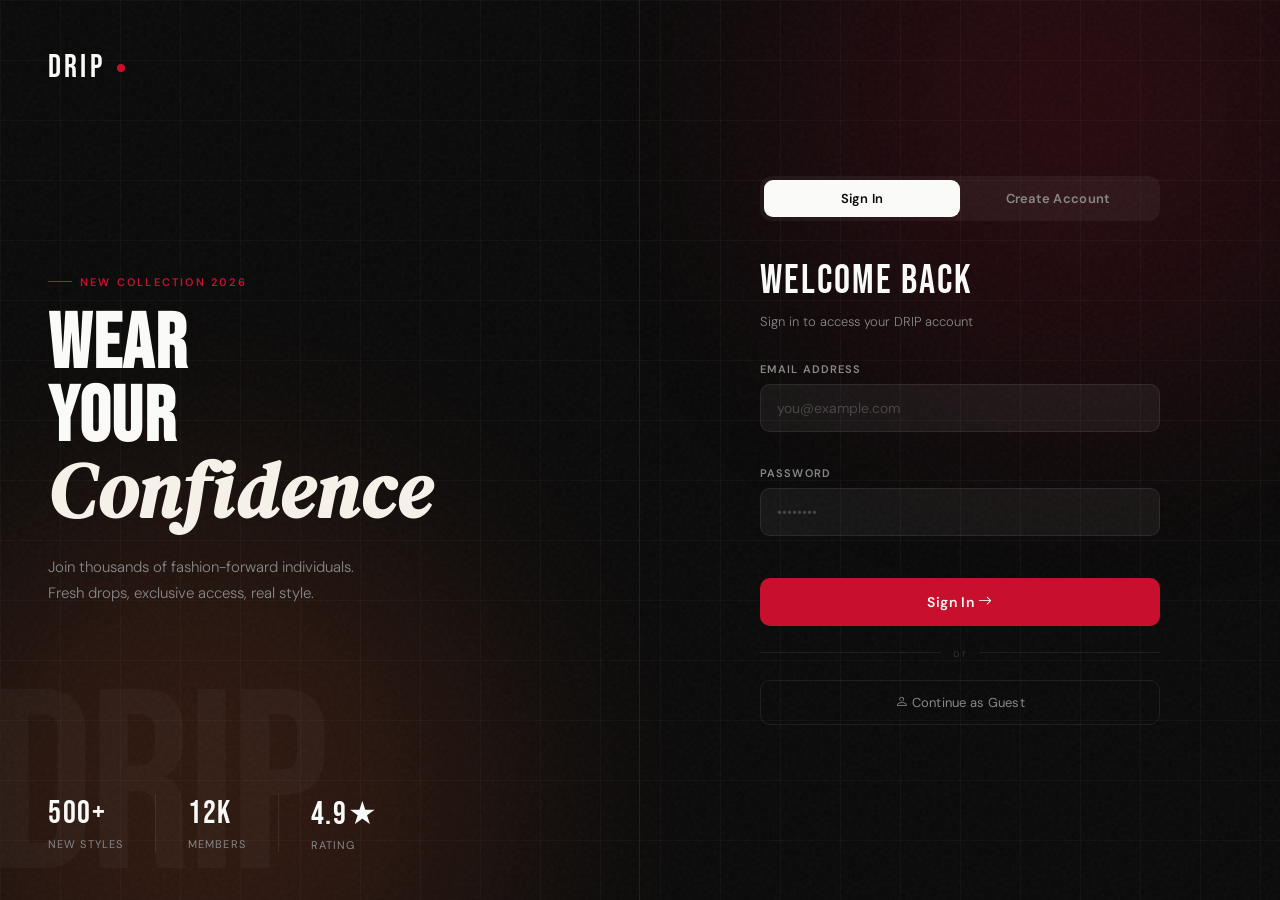
<file: Shop.html>
<!DOCTYPE html>
<html lang="en">
<head>
  <meta charset="UTF-8"/>
  <meta name="viewport" content="width=device-width, initial-scale=1.0"/>
  <title>DRIP — Modern Fashion Store</title>
  <link rel="preconnect" href="https://fonts.googleapis.com"/>
  <link href="https://fonts.googleapis.com/css2?family=Bebas+Neue&family=DM+Sans:wght@300;400;500;600;700&display=swap" rel="stylesheet"/>
  <link href="https://cdn.jsdelivr.net/npm/bootstrap-icons@1.11.3/font/bootstrap-icons.min.css" rel="stylesheet"/>
  <style>
    :root {
      --black:#0a0a0a; --white:#ffffff; --cream:#faf9f7;
      --red:#c8102e; --border:#e8e8e8; --muted:#888;
    }
    *,*::before,*::after{box-sizing:border-box;margin:0;padding:0;}
    html{scroll-behavior:smooth;}
    body{font-family:'DM Sans',sans-serif;background:var(--white);color:var(--black);padding-top:100px;animation:fadeUp .4s ease both;}
    @keyframes fadeUp{from{opacity:0;transform:translateY(12px)}to{opacity:1;transform:translateY(0)}}

    /* ANNOUNCE */
    .announce-bar{position:fixed;top:0;left:0;right:0;z-index:200;background:var(--black);color:#fff;font-size:11px;font-weight:600;letter-spacing:0.12em;text-transform:uppercase;height:36px;display:flex;align-items:center;overflow:hidden;}
    .announce-track{display:flex;gap:80px;white-space:nowrap;animation:marquee 28s linear infinite;}
    @keyframes marquee{from{transform:translateX(0)}to{transform:translateX(-50%)}}

    /* NAV */
    nav{position:fixed;top:36px;left:0;right:0;z-index:150;height:64px;background:#fff;border-bottom:1px solid var(--border);display:flex;align-items:center;padding:0 40px;gap:32px;}
    .nav-logo{font-family:'Bebas Neue',sans-serif;font-size:28px;letter-spacing:0.08em;color:var(--black);text-decoration:none;display:flex;align-items:center;gap:6px;flex-shrink:0;}
    .nav-logo-dot{width:8px;height:8px;background:var(--red);border-radius:50%;}
    .nav-links{display:flex;gap:28px;list-style:none;flex:1;justify-content:center;}
    .nav-links a{font-size:12px;font-weight:600;letter-spacing:0.1em;text-transform:uppercase;color:var(--black);text-decoration:none;transition:color .2s;}
    .nav-links a:hover{color:var(--red);}
    .nav-right{display:flex;align-items:center;gap:6px;margin-left:auto;}
    .nav-btn{width:38px;height:38px;border-radius:50%;border:none;background:none;cursor:pointer;display:flex;align-items:center;justify-content:center;font-size:18px;color:var(--black);transition:background .2s;position:relative;}
    .nav-btn:hover{background:#f5f5f5;}
    .cart-badge{position:absolute;top:2px;right:2px;background:var(--red);color:#fff;font-size:9px;font-weight:700;min-width:16px;height:16px;border-radius:8px;display:flex;align-items:center;justify-content:center;padding:0 3px;}
    .nav-greeting{font-size:13px;font-weight:600;white-space:nowrap;}
    .nav-signout{font-size:12px;font-weight:600;color:var(--muted);background:none;border:none;cursor:pointer;transition:color .2s;}
    .nav-signout:hover{color:var(--red);}
    #hamburgerBtn{display:none;}

    /* HERO */
    .hero{display:grid;grid-template-columns:1fr 1fr;height:520px;overflow:hidden;}
    .hero-left{background:var(--black);display:flex;flex-direction:column;justify-content:center;padding:40px 48px;position:relative;overflow:hidden;}
    .hero-left::before{content:'DRIP';position:absolute;top:-40px;left:-20px;font-family:'Bebas Neue',sans-serif;font-size:320px;color:rgba(255,255,255,0.04);line-height:1;pointer-events:none;}
    .hero-eyebrow{display:flex;align-items:center;gap:12px;font-size:11px;font-weight:700;letter-spacing:0.2em;text-transform:uppercase;color:rgba(255,255,255,0.5);margin-bottom:24px;}
    .hero-eyebrow::before{content:'';width:32px;height:1px;background:var(--red);}
    .hero-title{font-family:'Bebas Neue',sans-serif;font-size:clamp(48px,5vw,80px);line-height:.92;letter-spacing:0.03em;color:#fff;margin-bottom:16px;}
    .hero-title em{color:var(--red);font-style:normal;}
    .hero-desc{font-size:14px;color:rgba(255,255,255,0.6);line-height:1.6;max-width:360px;margin-bottom:24px;}
    .hero-ctas{display:flex;gap:16px;flex-wrap:wrap;}
    .btn-primary{display:inline-flex;align-items:center;gap:8px;background:var(--red);color:#fff;border:none;cursor:pointer;padding:14px 28px;font-size:12px;font-weight:700;letter-spacing:0.1em;text-transform:uppercase;text-decoration:none;border-radius:2px;transition:background .2s,transform .15s;font-family:'DM Sans',sans-serif;}
    .btn-primary:hover{background:#a50d25;transform:translateY(-1px);}
    .btn-outline{display:inline-flex;align-items:center;gap:8px;border:1px solid rgba(255,255,255,0.3);color:#fff;padding:14px 28px;font-size:12px;font-weight:700;letter-spacing:0.1em;text-transform:uppercase;text-decoration:none;border-radius:2px;transition:all .2s;background:transparent;}
    .btn-outline:hover{border-color:#fff;background:rgba(255,255,255,0.08);}
    .hero-right{display:grid;grid-template-rows:1fr 140px 50px;overflow:hidden;}
    .hero-img-main{overflow:hidden;position:relative;}
    .hero-img-main img{width:100%;height:100%;object-fit:cover;object-position:center top;}
    .hero-img-main::after{content:'★ NEW SEASON ★ 2026 ★ NEW SEASON ★ 2026 ★ NEW SEASON ★ 2026 ★ NEW SEASON ★ 2026 ★ ';position:absolute;bottom:16px;left:0;right:0;font-size:10px;font-weight:600;letter-spacing:0.2em;color:rgba(255,255,255,0.85);white-space:nowrap;overflow:hidden;animation:marquee 14s linear infinite;}
    .hero-bottom{display:grid;grid-template-columns:1fr 1fr;}
    .hero-mini{position:relative;overflow:hidden;}
    .hero-mini img{width:100%;height:100%;object-fit:cover;}
    .hero-mini-label{position:absolute;bottom:10px;left:12px;font-size:10px;font-weight:700;letter-spacing:0.15em;text-transform:uppercase;color:#fff;background:rgba(0,0,0,0.4);padding:4px 8px;border-radius:2px;}
    .hero-stats{display:flex;justify-content:space-around;align-items:center;background:var(--black);padding:0 24px;}
    .hero-stat{text-align:center;}
    .hero-stat-num{font-family:'Bebas Neue',sans-serif;font-size:26px;letter-spacing:0.05em;color:#fff;}
    .hero-stat-label{font-size:9px;color:rgba(255,255,255,0.5);letter-spacing:0.1em;text-transform:uppercase;}
    .hero-stat-div{width:1px;height:36px;background:rgba(255,255,255,0.15);}

    /* TRUST */
    .trust-bar{background:var(--cream);border-top:1px solid var(--border);border-bottom:1px solid var(--border);padding:20px 40px;}
    .trust-inner{display:grid;grid-template-columns:repeat(4,1fr);gap:24px;max-width:1200px;margin:0 auto;}
    .trust-item{display:flex;align-items:center;gap:12px;}
    .trust-icon{font-size:22px;color:var(--red);flex-shrink:0;}
    .trust-title{font-size:13px;font-weight:700;}
    .trust-sub{font-size:11px;color:var(--muted);margin-top:2px;}

    /* SECTION */
    .section{padding:80px 40px;}
    .section-alt{background:var(--cream);}
    .sec{max-width:1400px;margin:0 auto;}
    .sec-head{display:flex;justify-content:space-between;align-items:flex-end;margin-bottom:48px;}
    .sec-label{font-size:11px;font-weight:700;letter-spacing:0.2em;text-transform:uppercase;color:var(--red);margin-bottom:6px;}
    .sec-title{font-family:'Bebas Neue',sans-serif;font-size:clamp(36px,4vw,56px);letter-spacing:0.04em;line-height:1;}
    .sec-title em{color:var(--red);font-style:normal;}
    .view-all{font-size:12px;font-weight:700;letter-spacing:0.1em;text-transform:uppercase;color:var(--black);text-decoration:none;display:flex;align-items:center;gap:6px;border-bottom:1px solid var(--black);padding-bottom:2px;transition:color .2s;}
    .view-all:hover{color:var(--red);border-color:var(--red);}

    /* PRODUCT GRID */
    .pgrid{display:grid;grid-template-columns:repeat(4,1fr);gap:24px;}
    .pcard{cursor:pointer;transition:transform .25s;background:#fff;border-radius:4px;overflow:hidden;}
    .pcard:hover{transform:translateY(-6px);}
    .pimg{aspect-ratio:3/4;overflow:hidden;position:relative;background:#f5f5f5;}
    .pimg img{width:100%;height:100%;object-fit:cover;transition:transform .4s;}
    .pcard:hover .pimg img{transform:scale(1.05);}
    .pbadge{position:absolute;top:12px;left:12px;font-size:9px;font-weight:800;letter-spacing:0.12em;text-transform:uppercase;padding:4px 8px;border-radius:2px;}
    .b-new{background:var(--black);color:#fff;}
    .b-sale{background:var(--red);color:#fff;}
    .b-hot{background:#ff6b2b;color:#fff;}
    .pwish{position:absolute;top:12px;right:12px;width:32px;height:32px;border-radius:50%;background:rgba(255,255,255,0.9);border:none;cursor:pointer;display:flex;align-items:center;justify-content:center;font-size:14px;opacity:0;transition:opacity .2s;}
    .pcard:hover .pwish{opacity:1;}
    .pinfo{padding:14px 12px 12px;}
    .pbrand{font-size:10px;font-weight:700;letter-spacing:0.12em;text-transform:uppercase;color:var(--muted);margin-bottom:4px;}
    .pname{font-size:14px;font-weight:600;line-height:1.3;margin-bottom:8px;}
    .pprices{display:flex;align-items:center;gap:8px;}
    .pprice{font-size:15px;font-weight:700;}
    .pold{font-size:13px;color:var(--muted);text-decoration:line-through;}
    .prating{display:flex;align-items:center;gap:4px;margin-top:6px;font-size:12px;color:var(--muted);}
    .padd{width:100%;margin-top:10px;padding:10px;background:var(--black);color:#fff;border:none;cursor:pointer;font-size:11px;font-weight:700;letter-spacing:0.1em;text-transform:uppercase;border-radius:2px;transition:background .2s;display:flex;align-items:center;justify-content:center;gap:6px;font-family:'DM Sans',sans-serif;}
    .padd:hover{background:var(--red);}

    /* CATEGORIES */
    .catgrid{display:grid;grid-template-columns:2fr 1fr 1fr;grid-template-rows:1fr 1fr;gap:16px;height:500px;}
    .catcard{position:relative;overflow:hidden;cursor:pointer;border-radius:4px;}
    .catcard:first-child{grid-row:1/3;}
    .catcard img{width:100%;height:100%;object-fit:cover;transition:transform .4s;}
    .catcard:hover img{transform:scale(1.05);}
    .catcard-ov{position:absolute;inset:0;background:linear-gradient(to top,rgba(0,0,0,0.65) 0%,transparent 60%);}
    .catcard-info{position:absolute;bottom:20px;left:20px;}
    .catcard-name{font-family:'Bebas Neue',sans-serif;font-size:28px;letter-spacing:0.05em;color:#fff;}
    .catcard-count{font-size:11px;color:rgba(255,255,255,0.7);letter-spacing:0.08em;}

    /* FLASH */
    .flash-section{background:var(--black);padding:64px 40px;}
    .flash-head{display:flex;justify-content:space-between;align-items:flex-end;margin-bottom:40px;max-width:1400px;margin-left:auto;margin-right:auto;}
    .flash-title{font-family:'Bebas Neue',sans-serif;font-size:52px;letter-spacing:0.04em;color:#fff;}
    .flash-title span{color:var(--red);}
    .countdown{display:flex;align-items:center;gap:8px;}
    .cdb{background:rgba(255,255,255,0.1);border-radius:4px;padding:10px 16px;text-align:center;min-width:60px;}
    .cdb-num{font-family:'Bebas Neue',sans-serif;font-size:32px;color:#fff;line-height:1;}
    .cdb-lab{font-size:9px;color:rgba(255,255,255,0.5);letter-spacing:0.1em;text-transform:uppercase;}
    .cdb-sep{font-size:24px;color:rgba(255,255,255,0.4);font-weight:700;}
    .fgrid{display:grid;grid-template-columns:repeat(4,1fr);gap:16px;max-width:1400px;margin:0 auto;}
    .fcard{background:rgba(255,255,255,0.04);border-radius:4px;overflow:hidden;cursor:pointer;transition:background .2s;border:1px solid rgba(255,255,255,0.06);}
    .fcard:hover{background:rgba(255,255,255,0.09);}
    .fcard-img{aspect-ratio:1;overflow:hidden;position:relative;background:#1a1a1a;}
    .fcard-img img{width:100%;height:100%;object-fit:cover;}
    .fdisc{position:absolute;top:10px;right:10px;background:var(--red);color:#fff;font-size:11px;font-weight:800;padding:4px 8px;border-radius:2px;}
    .finfo{padding:14px;}
    .fname{font-size:13px;font-weight:600;color:#fff;margin-bottom:8px;}
    .fprices{display:flex;gap:8px;align-items:center;}
    .fprice{font-size:15px;font-weight:700;color:var(--red);}
    .fold{font-size:12px;color:rgba(255,255,255,0.4);text-decoration:line-through;}

    /* TRENDING */
    .tgrid{display:grid;grid-template-columns:1fr 1fr;gap:32px;}
    .tfeatured{border-radius:12px;overflow:hidden;position:relative;min-height:420px;cursor:pointer;}
    .tfeatured img{width:100%;height:100%;object-fit:cover;position:absolute;inset:0;}
    .tov{position:absolute;inset:0;background:linear-gradient(to top,rgba(0,0,0,0.85) 0%,transparent 50%);}
    .tinfo{position:absolute;bottom:24px;left:24px;right:24px;}
    .t-rank{display:inline-block;background:var(--red);color:#fff;font-size:10px;font-weight:800;letter-spacing:0.1em;padding:4px 10px;border-radius:2px;margin-bottom:8px;}
    .t-name{font-family:'Bebas Neue',sans-serif;font-size:32px;letter-spacing:0.04em;color:#fff;}
    .t-price{font-size:16px;color:rgba(255,255,255,0.8);margin-bottom:16px;}
    .tlist{display:flex;flex-direction:column;justify-content:center;}
    .titem{display:flex;align-items:center;gap:14px;padding:14px 0;border-bottom:1px solid var(--border);cursor:pointer;transition:padding .2s;}
    .titem:last-child{border-bottom:none;}
    .titem:hover{padding-left:8px;}
    .tnum{font-family:'Bebas Neue',sans-serif;font-size:26px;color:#ddd;flex-shrink:0;width:28px;text-align:center;}
    .tthumb{width:60px;height:60px;border-radius:8px;overflow:hidden;flex-shrink:0;background:#f5f5f5;}
    .tthumb img{width:100%;height:100%;object-fit:cover;}
    .tmeta{flex:1;}
    .tmeta-name{font-size:14px;font-weight:600;}
    .tmeta-cat{font-size:12px;color:var(--muted);margin-top:2px;}
    .tprice{font-size:14px;font-weight:700;}

    /* CART */
    .cart-overlay{position:fixed;inset:0;background:rgba(0,0,0,0.5);z-index:400;opacity:0;pointer-events:none;transition:opacity .3s;}
    .cart-overlay.open{opacity:1;pointer-events:all;}
    .cart-sidebar{position:fixed;top:0;right:0;width:420px;height:100%;background:#fff;z-index:401;transform:translateX(100%);transition:transform .35s cubic-bezier(.22,1,.36,1);display:flex;flex-direction:column;}
    .cart-sidebar.open{transform:translateX(0);}
    .cart-head{padding:24px;border-bottom:1px solid var(--border);display:flex;justify-content:space-between;align-items:center;}
    .cart-head h2{font-family:'Bebas Neue',sans-serif;font-size:28px;letter-spacing:0.05em;}
    .cart-close{background:none;border:none;font-size:24px;cursor:pointer;}
    .cart-body{flex:1;overflow-y:auto;padding:16px 24px;}
    .cart-item{display:flex;gap:14px;padding:14px 0;border-bottom:1px solid var(--border);}
    .ci-img{width:70px;height:84px;border-radius:4px;object-fit:cover;background:#f5f5f5;flex-shrink:0;}
    .ci-name{font-size:14px;font-weight:600;margin-bottom:4px;}
    .ci-price{font-size:14px;font-weight:700;color:var(--red);}
    .ci-qty{display:flex;align-items:center;gap:10px;margin-top:8px;}
    .qbtn{width:26px;height:26px;border-radius:50%;border:1px solid var(--border);background:none;cursor:pointer;font-size:16px;display:flex;align-items:center;justify-content:center;transition:all .2s;}
    .qbtn:hover{background:var(--black);color:#fff;border-color:var(--black);}
    .ci-rm{margin-left:auto;background:none;border:none;cursor:pointer;color:var(--muted);font-size:16px;align-self:flex-start;transition:color .2s;}
    .ci-rm:hover{color:var(--red);}
    .cart-foot{padding:20px 24px;border-top:1px solid var(--border);}
    .cart-sub{display:flex;justify-content:space-between;font-size:15px;font-weight:600;margin-bottom:14px;}
    .cart-empty{text-align:center;padding:60px 20px;color:var(--muted);}
    .cart-empty i{font-size:48px;margin-bottom:12px;display:block;}

    /* MOBILE MENU */
    .mob-menu{position:fixed;inset:0;z-index:500;background:var(--black);display:flex;flex-direction:column;padding:80px 32px 40px;transform:translateX(100%);transition:transform .35s cubic-bezier(.22,1,.36,1);}
    .mob-menu.open{transform:translateX(0);}
    .mob-close{position:absolute;top:18px;right:20px;background:none;border:none;color:#fff;font-size:32px;cursor:pointer;}
    .mob-menu a{font-family:'Bebas Neue',sans-serif;font-size:44px;letter-spacing:0.05em;color:#fff;text-decoration:none;padding:14px 0;border-bottom:1px solid rgba(255,255,255,0.08);display:flex;justify-content:space-between;align-items:center;transition:color .2s;}
    .mob-menu a:hover{color:var(--red);}

    /* BOTTOM NAV */
    .bnav{display:none;position:fixed;bottom:0;left:0;right:0;z-index:300;background:#fff;border-top:1px solid var(--border);padding:8px 0 max(8px,env(safe-area-inset-bottom));box-shadow:0 -4px 20px rgba(0,0,0,0.08);}
    .bnav-inner{display:flex;justify-content:space-around;}
    .bn{display:flex;flex-direction:column;align-items:center;gap:3px;color:var(--muted);text-decoration:none;font-size:10px;font-weight:600;letter-spacing:0.05em;padding:4px 10px;background:none;border:none;cursor:pointer;font-family:'DM Sans',sans-serif;transition:color .2s;}
    .bn i{font-size:21px;}
    .bn.active{color:var(--black);}
    .bn.active i{color:var(--red);}

    /* FOOTER */
    footer{background:var(--black);color:rgba(255,255,255,0.7);padding:60px 40px 32px;}
    .footer-inner{max-width:1400px;margin:0 auto;}
    .footer-top{display:grid;grid-template-columns:2fr 1fr 1fr 1fr;gap:48px;margin-bottom:48px;}
    .footer-logo{font-family:'Bebas Neue',sans-serif;font-size:36px;letter-spacing:0.08em;color:#fff;margin-bottom:12px;}
    .footer-desc{font-size:13px;line-height:1.7;max-width:260px;}
    .footer-col h4{font-size:11px;font-weight:700;letter-spacing:0.15em;text-transform:uppercase;color:#fff;margin-bottom:16px;}
    .footer-col a{display:block;font-size:13px;color:rgba(255,255,255,0.6);text-decoration:none;margin-bottom:10px;transition:color .2s;}
    .footer-col a:hover{color:#fff;}
    .footer-bottom{border-top:1px solid rgba(255,255,255,0.1);padding-top:24px;display:flex;justify-content:space-between;align-items:center;font-size:12px;}

    /* RESPONSIVE */
    @media(min-width:769px){
      #hamburgerBtn{display:none!important;}
      .mob-menu{display:none!important;}
      .bnav{display:none!important;}
    }
    @media(max-width:1200px){
      .pgrid{grid-template-columns:repeat(3,1fr);}
      .fgrid{grid-template-columns:repeat(3,1fr);}
    }
    @media(max-width:1024px){
      .hero{grid-template-columns:1fr;}
      .hero-right{display:none;}
      .hero-left{min-height:80vh;}
      .footer-top{grid-template-columns:1fr 1fr;}
      .tgrid{grid-template-columns:1fr;}
      .catgrid{grid-template-columns:1fr 1fr;grid-template-rows:auto;height:auto;}
      .catcard:first-child{grid-row:auto;grid-column:1/3;height:240px;}
      .catcard{height:160px;}
    }
    @media(max-width:768px){
      nav{padding:0 20px;}
      .nav-links{display:none;}
      #hamburgerBtn{display:flex!important;}
      .bnav{display:block;}
      body{padding-bottom:70px;}
      .hero-left{padding:40px 24px;min-height:auto;height:560px;}
      .hero-title{font-size:72px;}
      .section{padding:56px 20px;}
      .sec-head{flex-direction:column;align-items:flex-start;gap:16px;}
      .pgrid{grid-template-columns:repeat(2,1fr);gap:14px;}
      .fgrid{grid-template-columns:repeat(2,1fr);}
      .trust-inner{grid-template-columns:1fr 1fr;}
      .footer-top{grid-template-columns:1fr;gap:28px;}
      .footer-bottom{flex-direction:column;gap:8px;text-align:center;}
      .cart-sidebar{width:100%;}
    }
  </style>
</head>
<body>

<!-- Announcement Bar -->
<div class="announce-bar">
  <div class="announce-track">
    <span>Free Shipping on Orders Over KES 5,000 &nbsp;<i class="bi bi-truck"></i></span>
    <span>&nbsp;&nbsp;&nbsp;&nbsp;&nbsp;New Collection 2026 Is Here &nbsp;<i class="bi bi-stars"></i></span>
    <span>&nbsp;&nbsp;&nbsp;&nbsp;&nbsp;Use Code DRIP20 For 20% Off &nbsp;<i class="bi bi-tag-fill"></i></span>
    <span>&nbsp;&nbsp;&nbsp;&nbsp;&nbsp;Free Returns Within 30 Days &nbsp;<i class="bi bi-arrow-return-left"></i></span>
    <span>&nbsp;&nbsp;&nbsp;&nbsp;&nbsp;Free Shipping on Orders Over KES 5,000 &nbsp;<i class="bi bi-truck"></i></span>
    <span>&nbsp;&nbsp;&nbsp;&nbsp;&nbsp;New Collection 2026 Is Here &nbsp;<i class="bi bi-stars"></i></span>
    <span>&nbsp;&nbsp;&nbsp;&nbsp;&nbsp;Use Code DRIP20 For 20% Off &nbsp;<i class="bi bi-tag-fill"></i></span>
    <span>&nbsp;&nbsp;&nbsp;&nbsp;&nbsp;Free Returns Within 30 Days &nbsp;<i class="bi bi-arrow-return-left"></i></span>
  </div>
</div>

<!-- Nav -->
<nav>
  <a href="shop.html" class="nav-logo">DRIP <span class="nav-logo-dot"></span></a>
  <ul class="nav-links">
    <li><a href="shop.html">Home</a></li>
    <li><a href="products.html">Shop</a></li>
    <li><a href="orders.html">My Orders</a></li>
    <li><a href="wishlist.html">Wishlist</a></li>
    <li><a href="profile.html">Profile</a></li>
  </ul>
  <div class="nav-right">
    <button class="nav-btn" onclick="window.location.href='search.html'"><i class="bi bi-search"></i></button>
    <button class="nav-btn" onclick="window.location.href='wishlist.html'"><i class="bi bi-heart"></i></button>
    <span class="nav-greeting" id="userGreeting" style="display:none">Hi, <span id="userName"></span></span>
    <button class="nav-signout" id="logoutBtn" style="display:none" onclick="logout()">Sign Out</button>
    <button class="nav-btn" id="authBtn" onclick="window.location.href='index.html'"><i class="bi bi-person"></i></button>
    <button class="nav-btn" onclick="openCart()">
      <i class="bi bi-bag"></i>
      <span class="cart-badge" id="cartCount">0</span>
    </button>
    <button class="nav-btn" id="hamburgerBtn" onclick="toggleMenu()">
      <i class="bi bi-list" id="menuIcon" style="font-size:24px"></i>
    </button>
  </div>
</nav>

<!-- Hero -->
<section class="hero">
  <div class="hero-left">
    <div class="hero-eyebrow">New Collection 2026</div>
    <h1 class="hero-title">Wear<br>Your<br><em>Confidence</em></h1>
    <p class="hero-desc">Discover the latest trends in fashion. Fresh drops every week, curated for the bold and the fashion-forward.</p>
    <div class="hero-ctas">
      <a href="products.html" class="btn-primary">Shop Now <i class="bi bi-arrow-right"></i></a>
      <a href="products.html?cat=Women" class="btn-outline">New Arrivals</a>
    </div>
  </div>
  <div class="hero-right">
    <div class="hero-img-main">
      <img src="/images/power-shoulder-blazer-dress.jpg" alt="New Collection">
    </div>
    <div class="hero-bottom">
      <div class="hero-mini">
        <img src="/images/nike-air-force-1.jpg" alt="Sneakers">
        <div class="hero-mini-label">Sneakers</div>
      </div>
      <div class="hero-mini">
        <img src="/images/premium-leather-jacket.jpg" alt="Outerwear">
        <div class="hero-mini-label">Outerwear</div>
      </div>
    </div>
    <div class="hero-stats">
      <div class="hero-stat"><div class="hero-stat-num">500+</div><div class="hero-stat-label">Styles</div></div>
      <div class="hero-stat-div"></div>
      <div class="hero-stat"><div class="hero-stat-num">12K+</div><div class="hero-stat-label">Customers</div></div>
      <div class="hero-stat-div"></div>
      <div class="hero-stat"><div class="hero-stat-num">4.9★</div><div class="hero-stat-label">Rating</div></div>
    </div>
  </div>
</section>

<!-- Trust Bar -->
<div class="trust-bar">
  <div class="trust-inner">
    <div class="trust-item"><i class="bi bi-truck trust-icon"></i><div><div class="trust-title">Free Shipping</div><div class="trust-sub">On orders over KES 5,000</div></div></div>
    <div class="trust-item"><i class="bi bi-arrow-return-left trust-icon"></i><div><div class="trust-title">Free Returns</div><div class="trust-sub">Within 30 days</div></div></div>
    <div class="trust-item"><i class="bi bi-shield-check trust-icon"></i><div><div class="trust-title">Secure Payment</div><div class="trust-sub">M-Pesa, Card & more</div></div></div>
    <div class="trust-item"><i class="bi bi-headset trust-icon"></i><div><div class="trust-title">24/7 Support</div><div class="trust-sub">Always here to help</div></div></div>
  </div>
</div>

<!-- New Arrivals -->
<div class="section">
  <div class="sec">
    <div class="sec-head">
      <div><div class="sec-label">Just Dropped</div><div class="sec-title">New <em>Arrivals</em></div></div>
      <a href="products.html" class="view-all">View All <i class="bi bi-arrow-right"></i></a>
    </div>
    <div class="pgrid" id="newArrivalsGrid"></div>
  </div>
</div>

<!-- Categories -->
<div class="section section-alt">
  <div class="sec">
    <div class="sec-head">
      <div><div class="sec-label">Explore</div><div class="sec-title">Shop by <em>Category</em></div></div>
    </div>
    <div class="catgrid">
      <div class="catcard" onclick="window.location.href='products.html?cat=Women'">
        <img src="/images/power-shoulder-blazer-dress.jpg" alt="Women">
        <div class="catcard-ov"></div>
        <div class="catcard-info"><div class="catcard-name">Women</div><div class="catcard-count">20 styles</div></div>
      </div>
      <div class="catcard" onclick="window.location.href='products.html?cat=Men'">
        <img src="/images/premium-leather-jacket.jpg" alt="Men">
        <div class="catcard-ov"></div>
        <div class="catcard-info"><div class="catcard-name">Men</div><div class="catcard-count">20 styles</div></div>
      </div>
      <div class="catcard" onclick="window.location.href='products.html?cat=Shoes'">
        <img src="/images/nike-air-force-1.jpg" alt="Shoes">
        <div class="catcard-ov"></div>
        <div class="catcard-info"><div class="catcard-name">Shoes</div><div class="catcard-count">18 styles</div></div>
      </div>
      <div class="catcard" onclick="window.location.href='products.html?cat=Watches'">
        <img src="/images/casio-gshock-dw5600.jpg" alt="Watches">
        <div class="catcard-ov"></div>
        <div class="catcard-info"><div class="catcard-name">Watches</div><div class="catcard-count">12 styles</div></div>
      </div>
      <div class="catcard" onclick="window.location.href='products.html?cat=Accessories'">
        <img src="/images/leather-tote-shoulder-bag.jpg" alt="Accessories">
        <div class="catcard-ov"></div>
        <div class="catcard-info"><div class="catcard-name">Accessories</div><div class="catcard-count">15 styles</div></div>
      </div>
      <div class="catcard" onclick="window.location.href='products.html?cat=Kids'">
        <img src="/images/kids-denim-bib-set.jpg" alt="Kids">
        <div class="catcard-ov"></div>
        <div class="catcard-info"><div class="catcard-name">Kids</div><div class="catcard-count">8 styles</div></div>
      </div>
    </div>
  </div>
</div>

<!-- Flash Sale -->
<div class="flash-section">
  <div class="flash-head">
    <div>
      <div class="flash-title">Flash <span>Sale</span></div>
      <div style="color:rgba(255,255,255,0.5);font-size:13px;margin-top:4px;">Limited time — don't miss out</div>
    </div>
    <div class="countdown">
      <div class="cdb"><div class="cdb-num" id="cdH">00</div><div class="cdb-lab">Hrs</div></div>
      <span class="cdb-sep">:</span>
      <div class="cdb"><div class="cdb-num" id="cdM">00</div><div class="cdb-lab">Min</div></div>
      <span class="cdb-sep">:</span>
      <div class="cdb"><div class="cdb-num" id="cdS">00</div><div class="cdb-lab">Sec</div></div>
    </div>
  </div>
  <div class="fgrid" id="flashGrid"></div>
</div>

<!-- Featured -->
<div class="section">
  <div class="sec">
    <div class="sec-head">
      <div><div class="sec-label">Handpicked</div><div class="sec-title">Featured <em>Picks</em></div></div>
      <a href="products.html" class="view-all">View All <i class="bi bi-arrow-right"></i></a>
    </div>
    <div class="pgrid" id="featuredGrid"></div>
  </div>
</div>

<!-- Trending -->
<div class="section section-alt">
  <div class="sec">
    <div class="sec-head">
      <div><div class="sec-label">This Week</div><div class="sec-title">Trending <em>Now</em></div></div>
      <a href="products.html" class="view-all">See All <i class="bi bi-arrow-right"></i></a>
    </div>
    <div class="tgrid">
      <div class="tfeatured" onclick="window.location.href='product.html?id=23'">
        <img src="/images/premium-leather-jacket.jpg" alt="Leather Jacket">
        <div class="tov"></div>
        <div class="tinfo">
          <div class="t-rank">#1 THIS WEEK</div>
          <div class="t-name">Premium Leather Jacket</div>
          <div class="t-price">KES 38,350</div>
          <button class="btn-primary" onclick="event.stopPropagation();addToCart({id:23,name:'Premium Leather Jacket',brand:'AllSaints',price:38350,imageUrl:'/images/premium-leather-jacket.jpg'})">
            Add to Cart <i class="bi bi-bag-plus"></i>
          </button>
        </div>
      </div>
      <div class="tlist" id="trendingList"></div>
    </div>
  </div>
</div>

<!-- Popular -->
<div class="section">
  <div class="sec">
    <div class="sec-head">
      <div><div class="sec-label">Hot Right Now</div><div class="sec-title">Most <em>Popular</em></div></div>
      <a href="products.html" class="view-all">View All <i class="bi bi-arrow-right"></i></a>
    </div>
    <div class="pgrid" id="moreGrid"></div>
  </div>
</div>

<!-- Footer -->
<footer>
  <div class="footer-inner">
    <div class="footer-top">
      <div>
        <div class="footer-logo">DRIP •</div>
        <p class="footer-desc">Kenya's boldest fashion destination. Fresh drops, real style, delivered to your door.</p>
      </div>
      <div class="footer-col">
        <h4>Shop</h4>
        <a href="products.html?cat=Women">Women</a>
        <a href="products.html?cat=Men">Men</a>
        <a href="products.html?cat=Shoes">Shoes</a>
        <a href="products.html?cat=Watches">Watches</a>
        <a href="products.html?cat=Accessories">Accessories</a>
      </div>
      <div class="footer-col">
        <h4>Account</h4>
        <a href="profile.html">My Profile</a>
        <a href="orders.html">My Orders</a>
        <a href="wishlist.html">Wishlist</a>
      </div>
      <div class="footer-col">
        <h4>Help</h4>
        <a href="#">Shipping Info</a>
        <a href="#">Returns</a>
        <a href="#">Size Guide</a>
        <a href="#">Contact Us</a>
      </div>
    </div>
    <div class="footer-bottom">
      <span>© 2026 DRIP Fashion Store. All rights reserved.</span>
      <span>Made with ❤️ in Kenya</span>
    </div>
  </div>
</footer>

<!-- Cart -->
<div class="cart-overlay" id="cartOverlay" onclick="closeCart()"></div>
<div class="cart-sidebar" id="cartSidebar">
  <div class="cart-head">
    <h2>Your Cart</h2>
    <button class="cart-close" onclick="closeCart()"><i class="bi bi-x"></i></button>
  </div>
  <div class="cart-body" id="cartBody"></div>
  <div class="cart-foot">
    <div class="cart-sub"><span>Subtotal</span><span id="cartTotal">KES 0</span></div>
    <a href="checkout.html" class="btn-primary" style="width:100%;justify-content:center;">Checkout <i class="bi bi-arrow-right"></i></a>
  </div>
</div>

<!-- Mobile Menu -->
<div class="mob-menu" id="mobMenu">
  <button class="mob-close" onclick="toggleMenu()"><i class="bi bi-x"></i></button>
  <a href="shop.html">Home <i class="bi bi-chevron-right" style="font-size:18px"></i></a>
  <a href="products.html">Shop <i class="bi bi-chevron-right" style="font-size:18px"></i></a>
  <a href="orders.html">My Orders <i class="bi bi-chevron-right" style="font-size:18px"></i></a>
  <a href="wishlist.html">Wishlist <i class="bi bi-chevron-right" style="font-size:18px"></i></a>
  <a href="profile.html">Profile <i class="bi bi-chevron-right" style="font-size:18px"></i></a>
</div>

<!-- Bottom Nav -->
<div class="bnav">
  <div class="bnav-inner">
    <a href="shop.html" class="bn active"><i class="bi bi-house-fill"></i>Home</a>
    <a href="products.html" class="bn"><i class="bi bi-grid-fill"></i>Shop</a>
    <a href="orders.html" class="bn"><i class="bi bi-truck"></i>Orders</a>
    <a href="wishlist.html" class="bn"><i class="bi bi-heart-fill"></i>Wishlist</a>
    <a href="profile.html" class="bn"><i class="bi bi-person-fill"></i>Profile</a>
  </div>
</div>

<script>
/* ── DATA ── */
const PRODUCTS = [
  {id:1,  name:'Floral Wrap Midi Dress',       brand:'Zara',           cat:'Women',       price:11570, old:15600,  badge:'new',  r:4.8, rv:234,  img:'/images/floral-wrap-midi-dress.jpg'},
  {id:2,  name:'Wide Leg Linen Trousers',      brand:'H&M',            cat:'Women',       price:9360,  old:12350,  badge:'sale', r:4.6, rv:189,  img:'/images/wide-leg-linen-trousers.jpg'},
  {id:3,  name:'Silk Satin Blouse',            brand:'Zara',           cat:'Women',       price:12350, old:null,   badge:'new',  r:4.9, rv:312,  img:'/images/silk-satin-blouse.jpg'},
  {id:4,  name:'Oversized Knit Cardigan',      brand:"Pull&Bear",      cat:'Women',       price:14300, old:18850,  badge:'sale', r:4.7, rv:156,  img:'/images/oversized-knit-cardigan.jpg'},
  {id:5,  name:'Pleated Mini Skirt',           brand:'Shein',          cat:'Women',       price:7540,  old:null,   badge:'hot',  r:4.5, rv:421,  img:'/images/pleated-mini-skirt.jpg'},
  {id:6,  name:'Linen Co-ord Jumpsuit',        brand:'Mango',          cat:'Women',       price:17550, old:null,   badge:'sale', r:4.8, rv:201,  img:'/images/linen-coord-jumpsuit.jpg'},
  {id:7,  name:'Boho Floral Maxi Dress',       brand:'ASOS',           cat:'Women',       price:10270, old:13650,  badge:'new',  r:4.7, rv:178,  img:'/images/boho-floral-maxi-dress.jpg'},
  {id:8,  name:'Power Shoulder Blazer Dress',  brand:'Zara',           cat:'Women',       price:20540, old:27300,  badge:'hot',  r:4.9, rv:523,  img:'/images/power-shoulder-blazer-dress.jpg'},
  {id:9,  name:'Ribbed Bodycon Mini Dress',    brand:'PrettyLittleThing',cat:'Women',     price:8580,  old:11440,  badge:'new',  r:4.6, rv:367,  img:'/images/ribbed-bodycon-mini-dress.jpg'},
  {id:10, name:'Satin Slip Evening Dress',     brand:'ASOS',           cat:'Women',       price:15470, old:19890,  badge:'hot',  r:4.8, rv:289,  img:'/images/satin-slip-evening-dress.jpg'},
  {id:11, name:'Cropped Denim Jacket',         brand:"Levi's",         cat:'Women',       price:16900, old:22100,  badge:'new',  r:4.7, rv:198,  img:'/images/cropped-denim-jacket-women.jpg'},
  {id:12, name:'High Waist Mom Jeans',         brand:"Levi's",         cat:'Women',       price:13520, old:17550,  badge:'sale', r:4.8, rv:445,  img:'/images/high-waist-mom-jeans.jpg'},
  {id:13, name:'Printed Wrap Blouse',          brand:'H&M',            cat:'Women',       price:8190,  old:null,   badge:'new',  r:4.5, rv:132,  img:'/images/printed-wrap-blouse.jpg'},
  {id:14, name:'Velvet Midi Slip Dress',       brand:'Zara',           cat:'Women',       price:18200, old:23400,  badge:'hot',  r:4.9, rv:312,  img:'/images/velvet-midi-slip-dress.jpg'},
  {id:15, name:'Trench Coat Classic',          brand:'Burberry',       cat:'Women',       price:45500, old:58500,  badge:'sale', r:4.9, rv:187,  img:'/images/trench-coat-classic.jpg'},
  {id:16, name:'Corset Top Bralette',          brand:'Shein',          cat:'Women',       price:5720,  old:7800,   badge:'hot',  r:4.4, rv:567,  img:'/images/corset-top-bralette.jpg'},
  {id:17, name:'Campus Oversized Hoodie',      brand:'Champion',       cat:'Women',       price:9100,  old:12350,  badge:'new',  r:4.7, rv:423,  img:'/images/campus-oversized-hoodie.jpg'},
  {id:18, name:'Leather Mini Skirt',           brand:'Zara',           cat:'Women',       price:12870, old:16900,  badge:'hot',  r:4.8, rv:234,  img:'/images/pleated-mini-skirt.jpg'},
  {id:19, name:'Printed Maxi Wrap Skirt',      brand:'Mango',          cat:'Women',       price:10920, old:null,   badge:'new',  r:4.6, rv:156,  img:'/images/printed-maxi-wrap-skirt.jpg'},
  {id:20, name:'Puffer Quilted Jacket',        brand:'The North Face', cat:'Women',       price:28600, old:36400,  badge:'sale', r:4.9, rv:389,  img:'/images/puffer-quilted-jacket-women.jpg'},
  {id:21, name:'Slim Fit Chino Trousers',      brand:'Zara Man',       cat:'Men',         price:11050, old:14300,  badge:'sale', r:4.7, rv:298,  img:'/images/slim-fit-chino-trousers.jpg'},
  {id:22, name:'Oxford Button-Down Shirt',     brand:'Ralph Lauren',   cat:'Men',         price:8840,  old:null,   badge:'new',  r:4.8, rv:356,  img:'/images/oxford-button-down-shirt.jpg'},
  {id:23, name:'Premium Leather Jacket',       brand:'AllSaints',      cat:'Men',         price:38350, old:49400,  badge:'hot',  r:4.9, rv:421,  img:'/images/premium-leather-jacket.jpg'},
  {id:24, name:'Merino Wool Crew Sweater',     brand:'Uniqlo',         cat:'Men',         price:16640, old:21450,  badge:'sale', r:4.8, rv:267,  img:'/images/merino-wool-crew-sweater.jpg'},
  {id:25, name:'Cargo Utility Shorts',         brand:'Carhartt',       cat:'Men',         price:8060,  old:10400,  badge:'new',  r:4.6, rv:189,  img:'/images/cargo-utility-shorts.jpg'},
  {id:26, name:'Linen Summer Shirt',           brand:'Zara Man',       cat:'Men',         price:10140, old:13000,  badge:'sale', r:4.7, rv:234,  img:'/images/linen-summer-shirt.jpg'},
  {id:27, name:'Classic Denim Jacket',         brand:"Levi's",         cat:'Men',         price:18850, old:24700,  badge:'hot',  r:4.8, rv:312,  img:'/images/classic-denim-jacket-men.jpg'},
  {id:28, name:'Tech Fleece Track Suit',       brand:'Nike',           cat:'Men',         price:21840, old:28600,  badge:'new',  r:4.9, rv:567,  img:'/images/tech-fleece-track-suit.jpg'},
  {id:29, name:'2-Piece Business Suit',        brand:'Hugo Boss',      cat:'Men',         price:65000, old:84500,  badge:'hot',  r:4.9, rv:189,  img:'/images/2-piece-business-suit.jpg'},
  {id:30, name:'Slim Fit Tuxedo Suit',         brand:'Calvin Klein',   cat:'Men',         price:72800, old:91000,  badge:'new',  r:4.9, rv:134,  img:'/images/wide-leg-linen-trousers.jpg'},
  {id:31, name:'Campus Graphic Hoodie',        brand:'Adidas',         cat:'Men',         price:9750,  old:13000,  badge:'hot',  r:4.7, rv:678,  img:'/images/campus-oversized-hoodie.jpg'},
  {id:32, name:'Oversized Streetwear Tee',     brand:'Supreme',        cat:'Men',         price:7150,  old:null,   badge:'new',  r:4.6, rv:423,  img:'/images/oversized-streetwear-tee.jpg'},
  {id:33, name:'Slim Chino Suit Trousers',     brand:'Hugo Boss',      cat:'Men',         price:18200, old:23400,  badge:'sale', r:4.8, rv:156,  img:'/images/slim-chino-suit-trousers.jpg'},
  {id:34, name:'Puffer Down Jacket',           brand:'The North Face', cat:'Men',         price:32500, old:42250,  badge:'sale', r:4.9, rv:345,  img:'/images/puffer-down-jacket-men.jpg'},
  {id:35, name:'Campus Jogger Pants',          brand:'Adidas',         cat:'Men',         price:8450,  old:11050,  badge:'new',  r:4.7, rv:512,  img:'/images/campus-jogger-pants.jpg'},
  {id:36, name:'Flannel Check Overshirt',      brand:'Carhartt',       cat:'Men',         price:12350, old:16250,  badge:'hot',  r:4.7, rv:289,  img:'/images/flannel-check-overshirt.jpg'},
  {id:37, name:'Polo Shirt Classic Fit',       brand:'Ralph Lauren',   cat:'Men',         price:10400, old:13520,  badge:'sale', r:4.8, rv:478,  img:'/images/polo-shirt-classic-fit.jpg'},
  {id:38, name:'Washed Denim Jeans',           brand:"Levi's",         cat:'Men',         price:15470, old:20150,  badge:'new',  r:4.8, rv:623,  img:'/images/washed-denim-jeans.jpg'},
  {id:39, name:'Bomber Flight Jacket',         brand:'Alpha Industries',cat:'Men',        price:24700, old:31850,  badge:'hot',  r:4.9, rv:267,  img:'/images/bomber-flight-jacket.jpg'},
  {id:40, name:'Formal Dress Shirt White',     brand:'Calvin Klein',   cat:'Men',         price:9100,  old:11700,  badge:'sale', r:4.7, rv:334,  img:'/images/oxford-button-down-shirt.jpg'},
  {id:41, name:'Adidas Forum Low Sneakers',    brand:'Adidas',         cat:'Shoes',       price:14300, old:18200,  badge:'hot',  r:4.8, rv:789,  img:'/images/adidas-forum-low.jpg'},
  {id:42, name:'Nike Air Force 1 White',       brand:'Nike',           cat:'Shoes',       price:16250, old:20800,  badge:'hot',  r:4.9, rv:1234, img:'/images/nike-air-force-1.jpg'},
  {id:43, name:'Adidas Stan Smith',            brand:'Adidas',         cat:'Shoes',       price:13000, old:16900,  badge:'sale', r:4.8, rv:956,  img:'/images/adidas-stan-smith.jpg'},
  {id:44, name:'Nike Air Max 270',             brand:'Nike',           cat:'Shoes',       price:22100, old:28600,  badge:'new',  r:4.9, rv:678,  img:'/images/nike-air-max-270.jpg'},
  {id:45, name:'Chelsea Ankle Boots',          brand:'Dr. Martens',    cat:'Shoes',       price:25350, old:32500,  badge:'hot',  r:4.8, rv:445,  img:'/images/chelsea-ankle-boots.jpg'},
  {id:46, name:'Platform Block Heel Sandals',  brand:'Steve Madden',   cat:'Shoes',       price:12350, old:15990,  badge:'new',  r:4.6, rv:312,  img:'/images/platform-block-heel-sandals.jpg'},
  {id:47, name:'New Balance 574 Classic',      brand:'New Balance',    cat:'Shoes',       price:17550, old:22750,  badge:'sale', r:4.8, rv:534,  img:'/images/adidas-stan-smith.jpg'},
  {id:48, name:'Converse Chuck Taylor High',   brand:'Converse',       cat:'Shoes',       price:11700, old:14950,  badge:'hot',  r:4.7, rv:892,  img:'/images/converse-chuck-taylor-high.jpg'},
  {id:49, name:'Leather Oxford Dress Shoes',   brand:'Clarks',         cat:'Shoes',       price:19500, old:25350,  badge:'sale', r:4.8, rv:267,  img:'/images/leather-oxford-dress-shoes.jpg'},
  {id:50, name:'Vans Old Skool Classic',       brand:'Vans',           cat:'Shoes',       price:10400, old:13520,  badge:'new',  r:4.7, rv:1023, img:'/images/vans-old-skool-classic.jpg'},
  {id:51, name:'Puma Suede Classic',           brand:'Puma',           cat:'Shoes',       price:11050, old:14300,  badge:'hot',  r:4.6, rv:445,  img:'/images/puma-suede-classic.jpg'},
  {id:52, name:'Timberland 6-Inch Boots',      brand:'Timberland',     cat:'Shoes',       price:26000, old:33800,  badge:'sale', r:4.9, rv:623,  img:'/images/timberland-6inch-boots.jpg'},
  {id:53, name:'Loafer Penny Shoes',           brand:'Gucci',          cat:'Shoes',       price:48100, old:62400,  badge:'hot',  r:4.9, rv:189,  img:'/images/gucci-horsebit-loafers.jpg'},
  {id:54, name:'Running Sneakers Pro',         brand:'Nike',           cat:'Shoes',       price:19500, old:25350,  badge:'new',  r:4.8, rv:567,  img:'/images/nike-air-force-1.jpg'},
  {id:55, name:'Adidas Ultraboost 22',         brand:'Adidas',         cat:'Shoes',       price:24700, old:32500,  badge:'hot',  r:4.9, rv:834,  img:'/images/adidas-forum-low.jpg'},
  {id:56, name:'Slip-On Canvas Shoes',         brand:'Vans',           cat:'Shoes',       price:8450,  old:10920,  badge:'sale', r:4.6, rv:378,  img:'/images/vans-old-skool-classic.jpg'},
  {id:57, name:'Stiletto Pointed Heels',       brand:'Steve Madden',   cat:'Shoes',       price:14950, old:19500,  badge:'new',  r:4.7, rv:234,  img:'/images/platform-block-heel-sandals.jpg'},
  {id:58, name:'Jordan 1 Retro High',          brand:'Jordan',         cat:'Shoes',       price:29900, old:38350,  badge:'hot',  r:4.9, rv:1567, img:'/images/jordan-1-retro-high.jpg'},
  {id:59, name:'Casio G-Shock DW-5600',        brand:'Casio',          cat:'Watches',     price:13000, old:16900,  badge:'hot',  r:4.8, rv:934,  img:'/images/casio-gshock-dw5600.jpg'},
  {id:60, name:'Seiko 5 Sports Automatic',     brand:'Seiko',          cat:'Watches',     price:22100, old:28600,  badge:'new',  r:4.9, rv:456,  img:'/images/seiko-5-sports-automatic.jpg'},
  {id:61, name:'Daniel Wellington Classic',    brand:'Daniel Wellington',cat:'Watches',   price:19500, old:25350,  badge:'sale', r:4.8, rv:789,  img:'/images/daniel-wellington-classic.jpg'},
  {id:62, name:'Fossil Gen 6 Smartwatch',      brand:'Fossil',         cat:'Watches',     price:32500, old:42250,  badge:'new',  r:4.7, rv:345,  img:'/images/fossil-gen6-smartwatch.jpg'},
  {id:63, name:'Casio Vintage Gold',           brand:'Casio',          cat:'Watches',     price:9100,  old:11700,  badge:'hot',  r:4.7, rv:623,  img:'/images/casio-vintage-gold.jpg'},
  {id:64, name:'Tommy Hilfiger Classic',       brand:'Tommy Hilfiger', cat:'Watches',     price:16250, old:21060,  badge:'sale', r:4.7, rv:289,  img:'/images/tommy-hilfiger-classic-watch.jpg'},
  {id:65, name:'Citizen Eco-Drive Solar',      brand:'Citizen',        cat:'Watches',     price:28600, old:37050,  badge:'new',  r:4.9, rv:412,  img:'/images/citizen-eco-drive-solar.jpg'},
  {id:66, name:'Nixon Time Teller',            brand:'Nixon',          cat:'Watches',     price:14300, old:18590,  badge:'hot',  r:4.6, rv:267,  img:'/images/nixon-time-teller.jpg'},
  {id:67, name:'Armani Exchange Stainless',    brand:'Armani Exchange',cat:'Watches',     price:24700, old:32110,  badge:'sale', r:4.8, rv:198,  img:'/images/armani-exchange-stainless.jpg'},
  {id:68, name:'Garmin Forerunner 255',        brand:'Garmin',         cat:'Watches',     price:45500, old:58500,  badge:'new',  r:4.9, rv:534,  img:'/images/garmin-forerunner-255.jpg'},
  {id:69, name:'Casio F-91W Digital',          brand:'Casio',          cat:'Watches',     price:3250,  old:4550,   badge:'sale', r:4.6, rv:1234, img:'/images/casio-f91w-digital.jpg'},
  {id:70, name:'Michael Kors Rose Gold',       brand:'Michael Kors',   cat:'Watches',     price:35100, old:45500,  badge:'hot',  r:4.8, rv:367,  img:'/images/michael-kors-rose-gold.jpg'},
  {id:71, name:'Leather Tote Shoulder Bag',    brand:'Coach',          cat:'Accessories', price:23140, old:30030,  badge:'hot',  r:4.8, rv:345,  img:'/images/leather-tote-shoulder-bag.jpg'},
  {id:72, name:'Silk Printed Square Scarf',    brand:'Gucci',          cat:'Accessories', price:8450,  old:10920,  badge:'sale', r:4.7, rv:234,  img:'/images/silk-printed-square-scarf.jpg'},
  {id:73, name:'Mini Crossbody Bag',           brand:'Coach',          cat:'Accessories', price:17550, old:22750,  badge:'new',  r:4.8, rv:412,  img:'/images/mini-crossbody-bag.jpg'},
  {id:74, name:'Snapback Cap Streetwear',      brand:'New Era',        cat:'Accessories', price:5850,  old:7800,   badge:'hot',  r:4.6, rv:678,  img:'/images/snapback-cap-streetwear.jpg'},
  {id:75, name:'Gold Cuban Link Chain',        brand:'DRIP Gold',      cat:'Accessories', price:11570, old:15080,  badge:'hot',  r:4.9, rv:423,  img:'/images/gold-cuban-link-chain.jpg'},
  {id:76, name:'Aviator Sunglasses',           brand:'Ray-Ban',        cat:'Accessories', price:22100, old:28730,  badge:'sale', r:4.9, rv:567,  img:'/images/aviator-sunglasses.jpg'},
  {id:77, name:'Leather Belt Braided',         brand:'Tommy Hilfiger', cat:'Accessories', price:6500,  old:8450,   badge:'new',  r:4.7, rv:189,  img:'/images/leather-belt-braided.jpg'},
  {id:78, name:'Canvas Backpack Campus',       brand:'Herschel',       cat:'Accessories', price:14300, old:18590,  badge:'hot',  r:4.8, rv:534,  img:'/images/leather-belt-braided.jpg'},
  {id:79, name:'Gold Hoop Earrings Set',       brand:'DRIP Gold',      cat:'Accessories', price:4550,  old:5850,   badge:'new',  r:4.7, rv:312,  img:'/images/gold-hoop-earrings-set.jpg'},
  {id:80, name:'Waist Fanny Pack',             brand:'Adidas',         cat:'Accessories', price:5200,  old:6760,   badge:'sale', r:4.5, rv:289,  img:'/images/leather-tote-shoulder-bag.jpg'},
  {id:81, name:'Beanie Knit Winter Hat',       brand:'Carhartt',       cat:'Accessories', price:4160,  old:5460,   badge:'new',  r:4.7, rv:445,  img:'/images/beanie-knit-winter-hat.jpg'},
  {id:82, name:'Cat Eye Sunglasses',           brand:'Prada',          cat:'Accessories', price:29900, old:38870,  badge:'hot',  r:4.9, rv:178,  img:'/images/aviator-sunglasses.jpg'},
  {id:83, name:'Leather Card Holder Wallet',   brand:'Coach',          cat:'Accessories', price:7150,  old:9295,   badge:'sale', r:4.8, rv:234,  img:'/images/leather-card-holder-wallet.jpg'},
  {id:84, name:'Straw Bucket Hat Summer',      brand:'H&M',            cat:'Accessories', price:4550,  old:5850,   badge:'new',  r:4.6, rv:312,  img:'/images/straw-bucket-hat-summer.jpg'},
  {id:85, name:'Statement Pearl Necklace',     brand:'DRIP Gold',      cat:'Accessories', price:8840,  old:11440,  badge:'hot',  r:4.8, rv:267,  img:'/images/statement-pearl-necklace.jpg'},
  {id:86, name:'Kids Denim Bib Set',           brand:'H&M Kids',       cat:'Kids',        price:7150,  old:9295,   badge:'new',  r:4.7, rv:134,  img:'/images/kids-denim-bib-set.jpg'},
  {id:87, name:'Girls Tutu Party Dress',       brand:'Zara Kids',      cat:'Kids',        price:6240,  old:8190,   badge:'hot',  r:4.8, rv:178,  img:'/images/girls-tutu-party-dress.jpg'},
  {id:88, name:'Kids Air Max Sneakers',        brand:'Nike Kids',      cat:'Kids',        price:8060,  old:10400,  badge:'sale', r:4.6, rv:98,   img:'/images/nike-air-force-1.jpg'},
  {id:89, name:'Boys Zip-Up Hoodie',           brand:'Adidas Kids',    cat:'Kids',        price:5460,  old:6760,   badge:'new',  r:4.5, rv:87,   img:'/images/kids-denim-bib-set.jpg'},
  {id:90, name:'Girls Floral Sundress',        brand:'H&M Kids',       cat:'Kids',        price:5850,  old:7540,   badge:'hot',  r:4.7, rv:156,  img:'/images/girls-tutu-party-dress.jpg'},
  {id:91, name:'Boys Cargo Shorts',            brand:'Zara Kids',      cat:'Kids',        price:4550,  old:5980,   badge:'sale', r:4.5, rv:112,  img:'/images/kids-denim-bib-set.jpg'},
  {id:92, name:'Kids School Backpack',         brand:'Adidas Kids',    cat:'Kids',        price:6500,  old:8450,   badge:'new',  r:4.8, rv:234,  img:'/images/leather-belt-braided.jpg'},
  {id:93, name:'Baby Onesie Set 3-Pack',       brand:'H&M Baby',       cat:'Kids',        price:3900,  old:5070,   badge:'hot',  r:4.9, rv:345,  img:'/images/kids-denim-bib-set.jpg'},
];

const TRENDING_DATA = [
  {rank:2, id:8,  name:'Power Shoulder Blazer Dress', cat:'Women',      price:'KES 20,540', img:'/images/power-shoulder-blazer-dress.jpg'},
  {rank:3, id:42, name:'Nike Air Force 1',            cat:'Shoes',       price:'KES 16,250', img:'/images/nike-air-force-1.jpg'},
  {rank:4, id:71, name:'Leather Tote Bag',            cat:'Accessories', price:'KES 23,140', img:'/images/leather-tote-shoulder-bag.jpg'},
  {rank:5, id:58, name:'Jordan 1 Retro High',         cat:'Shoes',       price:'KES 29,900', img:'/images/jordan-1-retro-high.jpg'},
  {rank:6, id:29, name:'2-Piece Business Suit',       cat:'Men',         price:'KES 65,000', img:'/images/2-piece-business-suit.jpg'},
];

/* ── HELPERS ── */
function kes(n) { return 'KES ' + Number(n).toLocaleString('en-KE'); }

/* ── CART ── */
var cart = JSON.parse(sessionStorage.getItem('drip-cart') || '[]');
function saveCart() { sessionStorage.setItem('drip-cart', JSON.stringify(cart)); }

function addToCart(p) {
  var item = cart.find(function(i){ return i.id === p.id; });
  if (item) { item.qty++; } else { cart.push(Object.assign({}, p, {qty:1})); }
  saveCart(); renderCart(); openCart();
}

function changeQty(id, d) {
  var item = cart.find(function(i){ return i.id === id; });
  if (!item) return;
  item.qty += d;
  if (item.qty <= 0) cart = cart.filter(function(i){ return i.id !== id; });
  saveCart(); renderCart();
}

function removeItem(id) {
  cart = cart.filter(function(i){ return i.id !== id; });
  saveCart(); renderCart();
}

function renderCart() {
  var total = cart.reduce(function(s,i){ return s + i.qty; }, 0);
  document.getElementById('cartCount').textContent = total;
  var body = document.getElementById('cartBody');
  if (!cart.length) {
    body.innerHTML = '<div class="cart-empty"><i class="bi bi-bag-x"></i><p>Your cart is empty</p></div>';
  } else {
    body.innerHTML = cart.map(function(item) {
      return '<div class="cart-item">' +
        '<img class="ci-img" src="'+item.img+'" onerror="this.src=\'\'">' +
        '<div style="flex:1">' +
          '<div class="ci-name">'+item.name+'</div>' +
          '<div class="ci-price">'+kes(item.price)+'</div>' +
          '<div class="ci-qty">' +
            '<button class="qbtn" onclick="changeQty('+item.id+',-1)">−</button>' +
            '<span>'+item.qty+'</span>' +
            '<button class="qbtn" onclick="changeQty('+item.id+',1)">+</button>' +
          '</div>' +
        '</div>' +
        '<button class="ci-rm" onclick="removeItem('+item.id+')"><i class="bi bi-trash"></i></button>' +
      '</div>';
    }).join('');
  }
  var sub = cart.reduce(function(s,i){ return s + i.price * i.qty; }, 0);
  document.getElementById('cartTotal').textContent = kes(sub);
}

function openCart()  { document.getElementById('cartOverlay').classList.add('open'); document.getElementById('cartSidebar').classList.add('open'); }
function closeCart() { document.getElementById('cartOverlay').classList.remove('open'); document.getElementById('cartSidebar').classList.remove('open'); }

/* ── RENDER CARDS ── */
function pCard(p) {
  var badge = p.badge ? '<span class="pbadge b-'+p.badge+'">'+p.badge.toUpperCase()+'</span>' : '';
  var oldHtml = p.old ? '<span class="pold">'+kes(p.old)+'</span>' : '';
  return '<div class="pcard" onclick="window.location.href=\'product.html?id='+p.id+'\'">' +
    '<div class="pimg">' +
      '<img src="'+p.img+'" alt="'+p.name+'" loading="lazy">' +
      badge +
      '<button class="pwish" onclick="event.stopPropagation()" title="Wishlist"><i class="bi bi-heart"></i></button>' +
    '</div>' +
    '<div class="pinfo">' +
      '<div class="pbrand">'+p.brand+'</div>' +
      '<div class="pname">'+p.name+'</div>' +
      '<div class="pprices"><span class="pprice">'+kes(p.price)+'</span>'+oldHtml+'</div>' +
      '<div class="prating"><i class="bi bi-star-fill" style="color:#f4b942;font-size:11px"></i> '+p.r+' ('+p.rv+')</div>' +
      '<button class="padd" onclick="event.stopPropagation();addToCart({id:'+p.id+',name:\''+p.name.replace(/'/g,"\\'")+ '\',brand:\''+p.brand+'\',price:'+p.price+',img:\''+p.img+'\'})"><i class="bi bi-bag-plus"></i> Add to Cart</button>' +
    '</div>' +
  '</div>';
}

function fCard(p) {
  var disc = p.old ? Math.round((1 - p.price/p.old)*100) : 0;
  return '<div class="fcard" onclick="window.location.href=\'product.html?id='+p.id+'\'">' +
    '<div class="fcard-img"><img src="'+p.img+'" alt="'+p.name+'" loading="lazy">' +
    (disc ? '<span class="fdisc">-'+disc+'%</span>' : '') + '</div>' +
    '<div class="finfo"><div class="fname">'+p.name+'</div>' +
    '<div class="fprices"><span class="fprice">'+kes(p.price)+'</span>' +
    (p.old ? '<span class="fold">'+kes(p.old)+'</span>' : '') + '</div></div></div>';
}

function tItem(t) {
  return '<div class="titem" onclick="window.location.href=\'product.html?id='+t.id+'\'">' +
    '<div class="tnum">'+t.rank+'</div>' +
    '<div class="tthumb"><img src="'+t.img+'" loading="lazy"></div>' +
    '<div class="tmeta"><div class="tmeta-name">'+t.name+'</div><div class="tmeta-cat">'+t.cat+'</div></div>' +
    '<div class="tprice">'+t.price+'</div>' +
  '</div>';
}

/* ── POPULATE GRIDS ── */
document.getElementById('newArrivalsGrid').innerHTML = PRODUCTS.filter(function(p){return p.badge==='new';}).slice(0,8).map(pCard).join('');
document.getElementById('featuredGrid').innerHTML    = PRODUCTS.filter(function(p){return p.r>=4.8;}).slice(0,8).map(pCard).join('');
document.getElementById('moreGrid').innerHTML        = PRODUCTS.filter(function(p){return p.badge==='hot';}).slice(0,8).map(pCard).join('');
document.getElementById('flashGrid').innerHTML       = PRODUCTS.filter(function(p){return p.old;}).sort(function(a,b){return (b.old-b.price)/b.old-(a.old-a.price)/a.old;}).slice(0,4).map(fCard).join('');
document.getElementById('trendingList').innerHTML    = TRENDING_DATA.map(tItem).join('');

/* ── COUNTDOWN ── */
function tick() {
  var now = new Date(), end = new Date();
  end.setHours(23,59,59,0);
  var diff = Math.max(0, end - now);
  var h = Math.floor(diff/3600000), m = Math.floor((diff%3600000)/60000), s = Math.floor((diff%60000)/1000);
  document.getElementById('cdH').textContent = String(h).padStart(2,'0');
  document.getElementById('cdM').textContent = String(m).padStart(2,'0');
  document.getElementById('cdS').textContent = String(s).padStart(2,'0');
}
tick(); setInterval(tick, 1000);

/* ── MOBILE MENU ── */
function toggleMenu() {
  var menu = document.getElementById('mobMenu');
  var icon = document.getElementById('menuIcon');
  var open = menu.classList.toggle('open');
  icon.className = open ? 'bi bi-x' : 'bi bi-list';
  document.body.style.overflow = open ? 'hidden' : '';
}

/* ── AUTH ── */
(function() {
  var token = sessionStorage.getItem('drip-token');
  if (!token) { window.location.href = 'index.html'; return; }
  var user = null;
  try { user = JSON.parse(sessionStorage.getItem('drip-user')); } catch(e) {}
  var authBtn  = document.getElementById('authBtn');
  var greeting = document.getElementById('userGreeting');
  var nameEl   = document.getElementById('userName');
  var logoutBtn= document.getElementById('logoutBtn');
  if (authBtn)  authBtn.style.display  = 'none';
  if (greeting) greeting.style.display = 'inline';
  if (logoutBtn)logoutBtn.style.display= 'inline';
  if (nameEl && user) nameEl.textContent = (user.name || user.email || 'User').split(' ')[0];
})();

function logout() {
  sessionStorage.removeItem('drip-token');
  sessionStorage.removeItem('drip-user');
  window.location.href = 'index.html';
}

renderCart();
</script>
</body>
</html>
</file>
